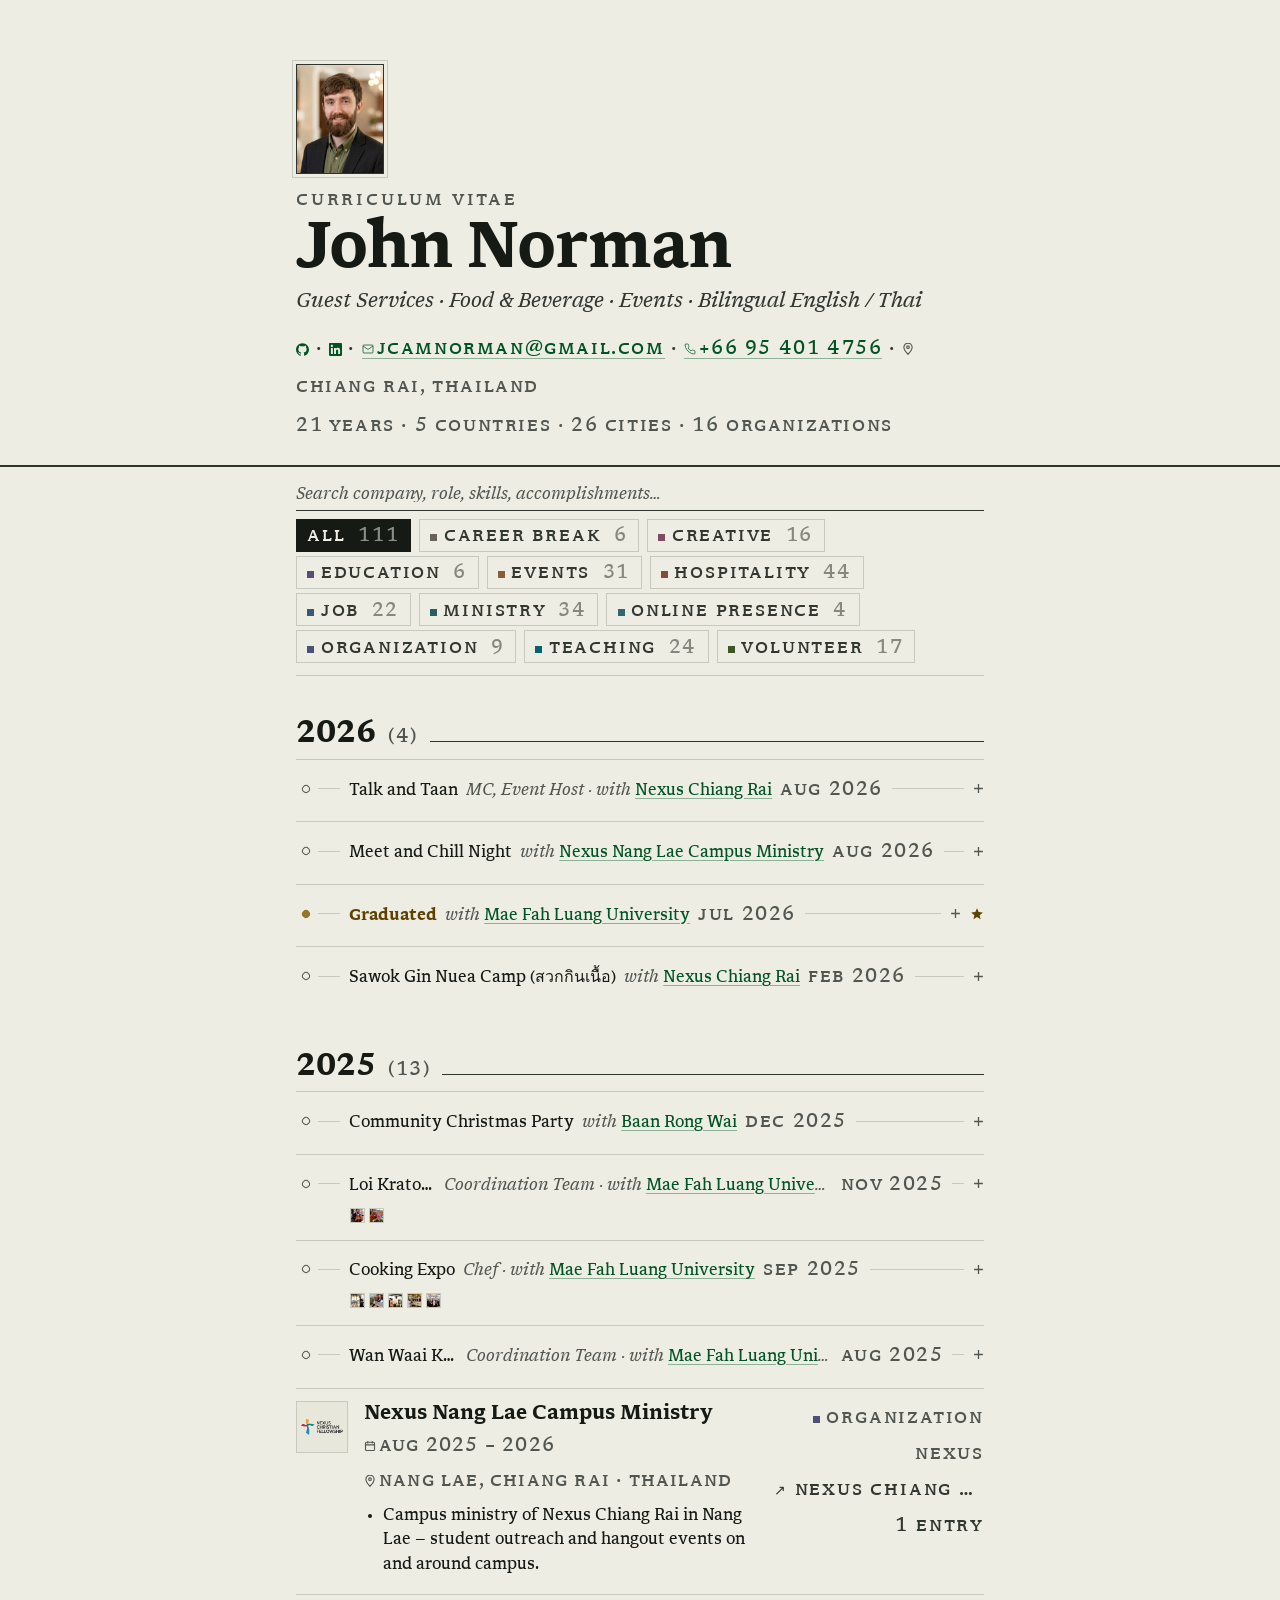
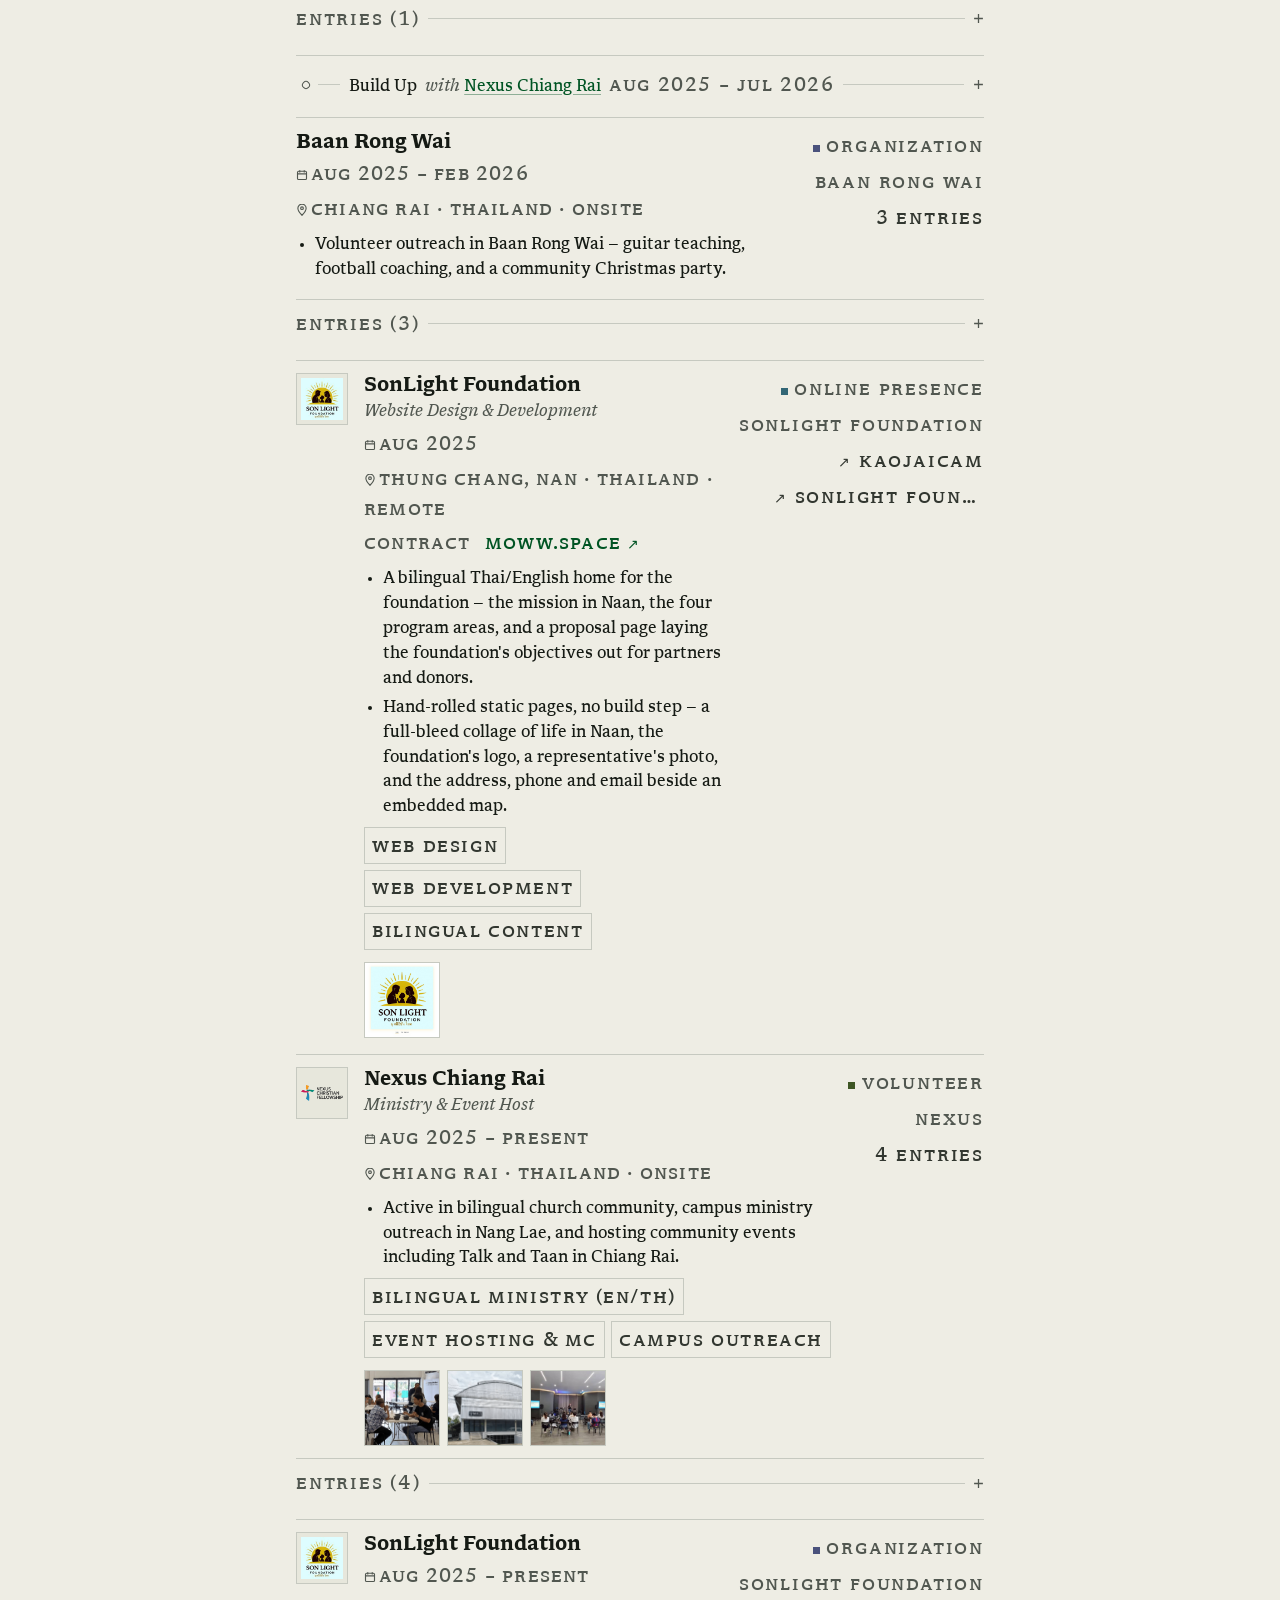
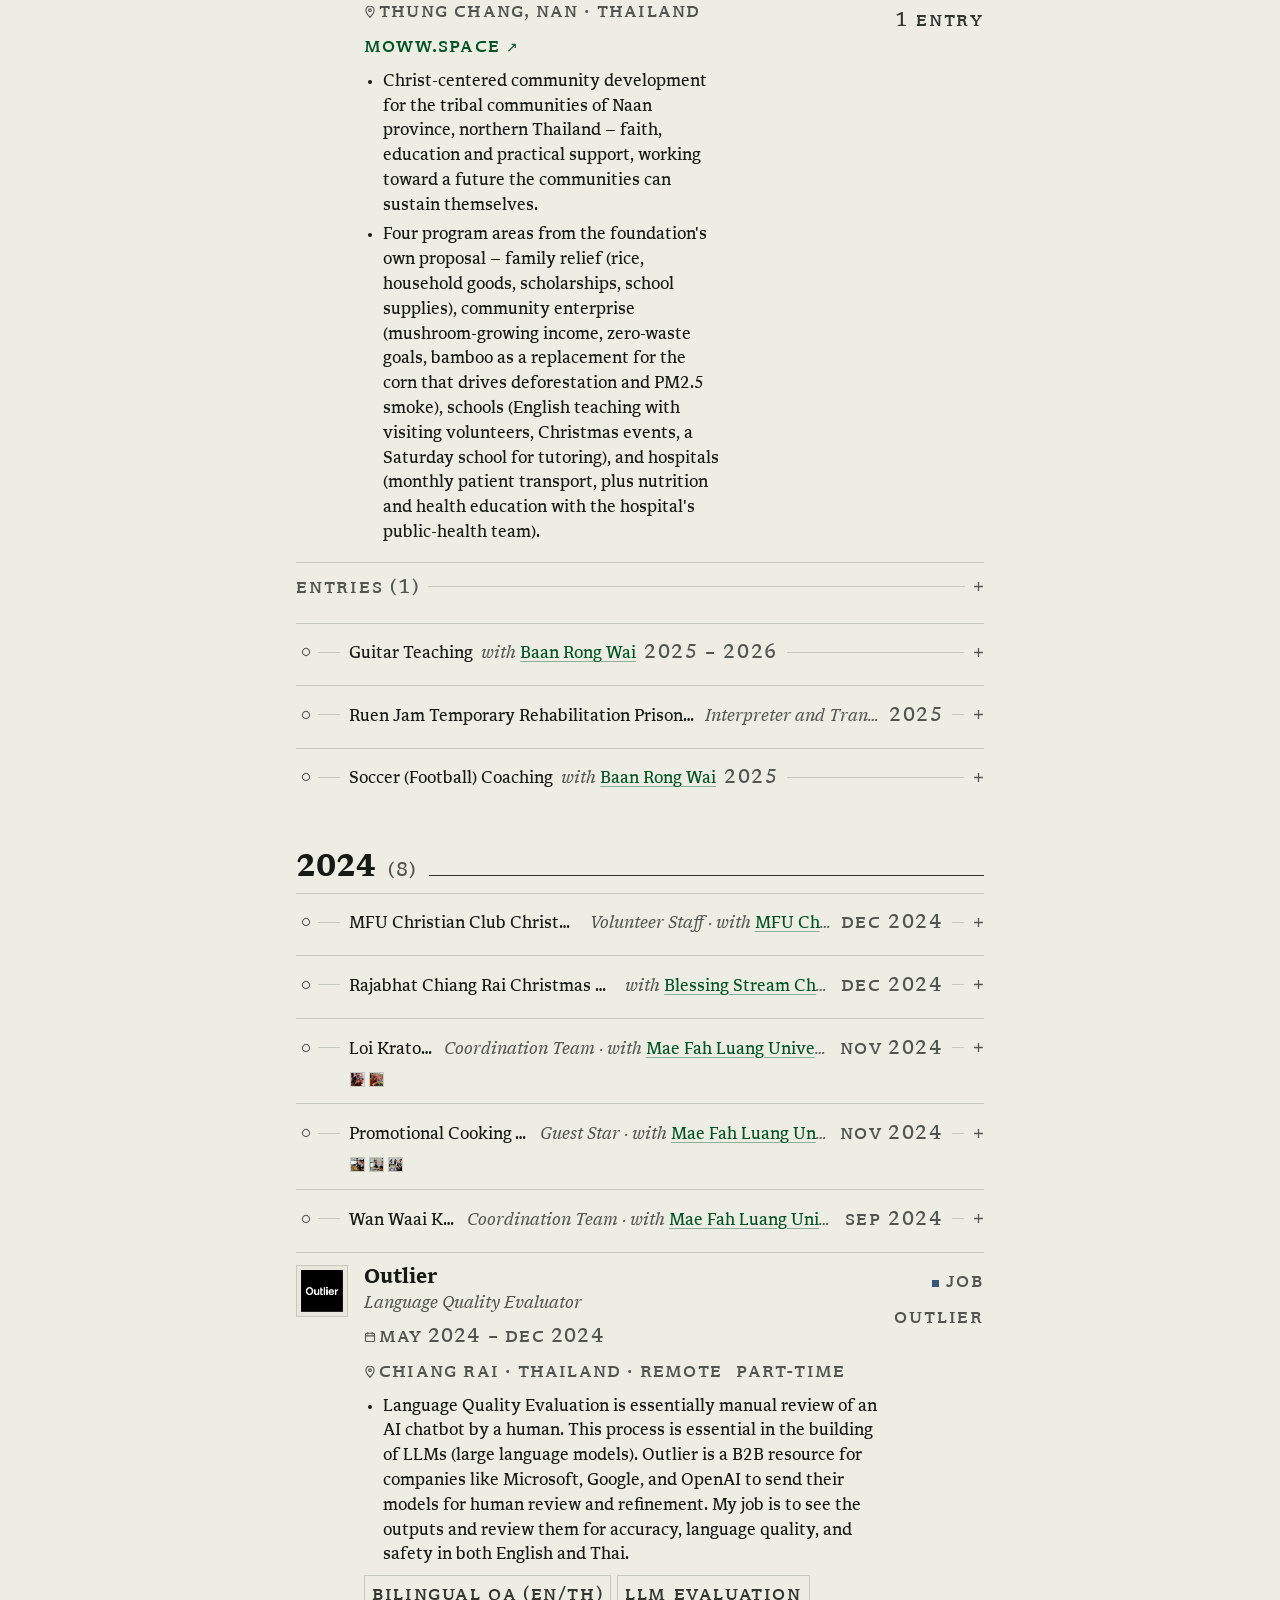
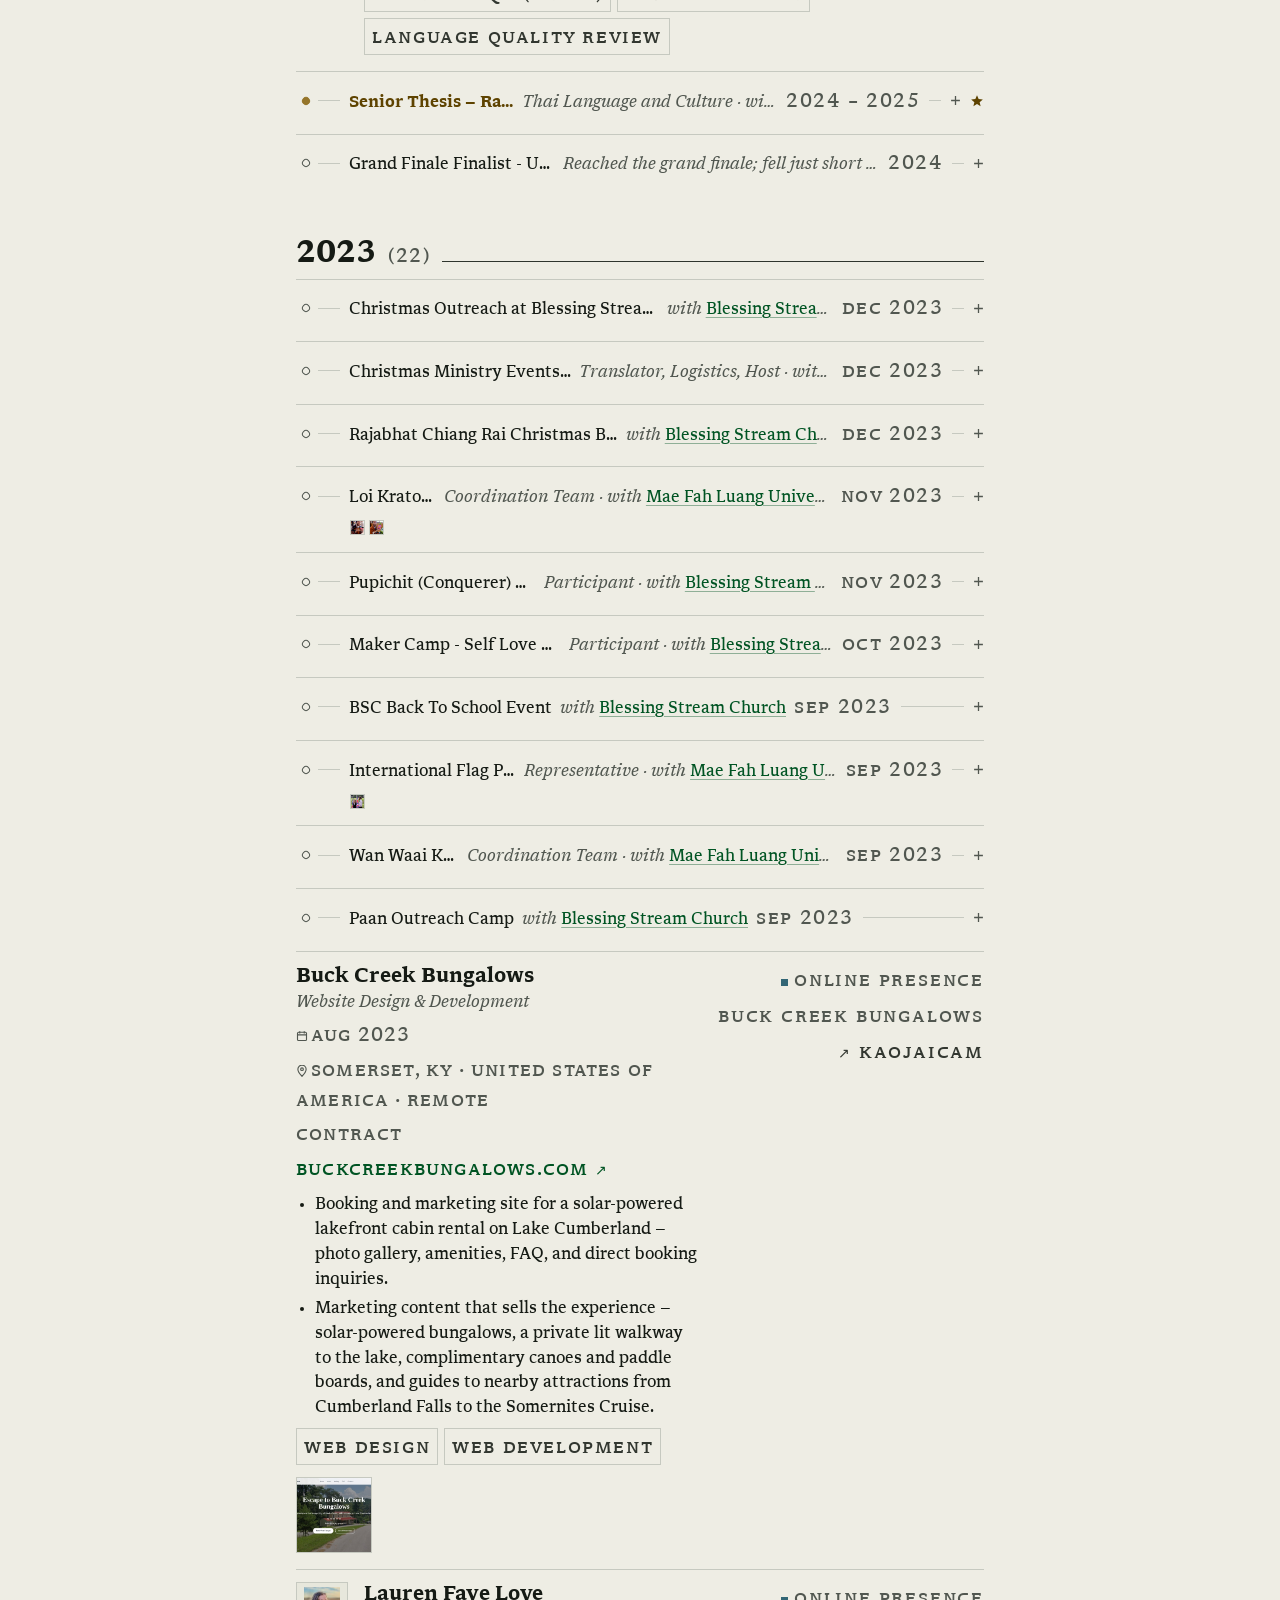
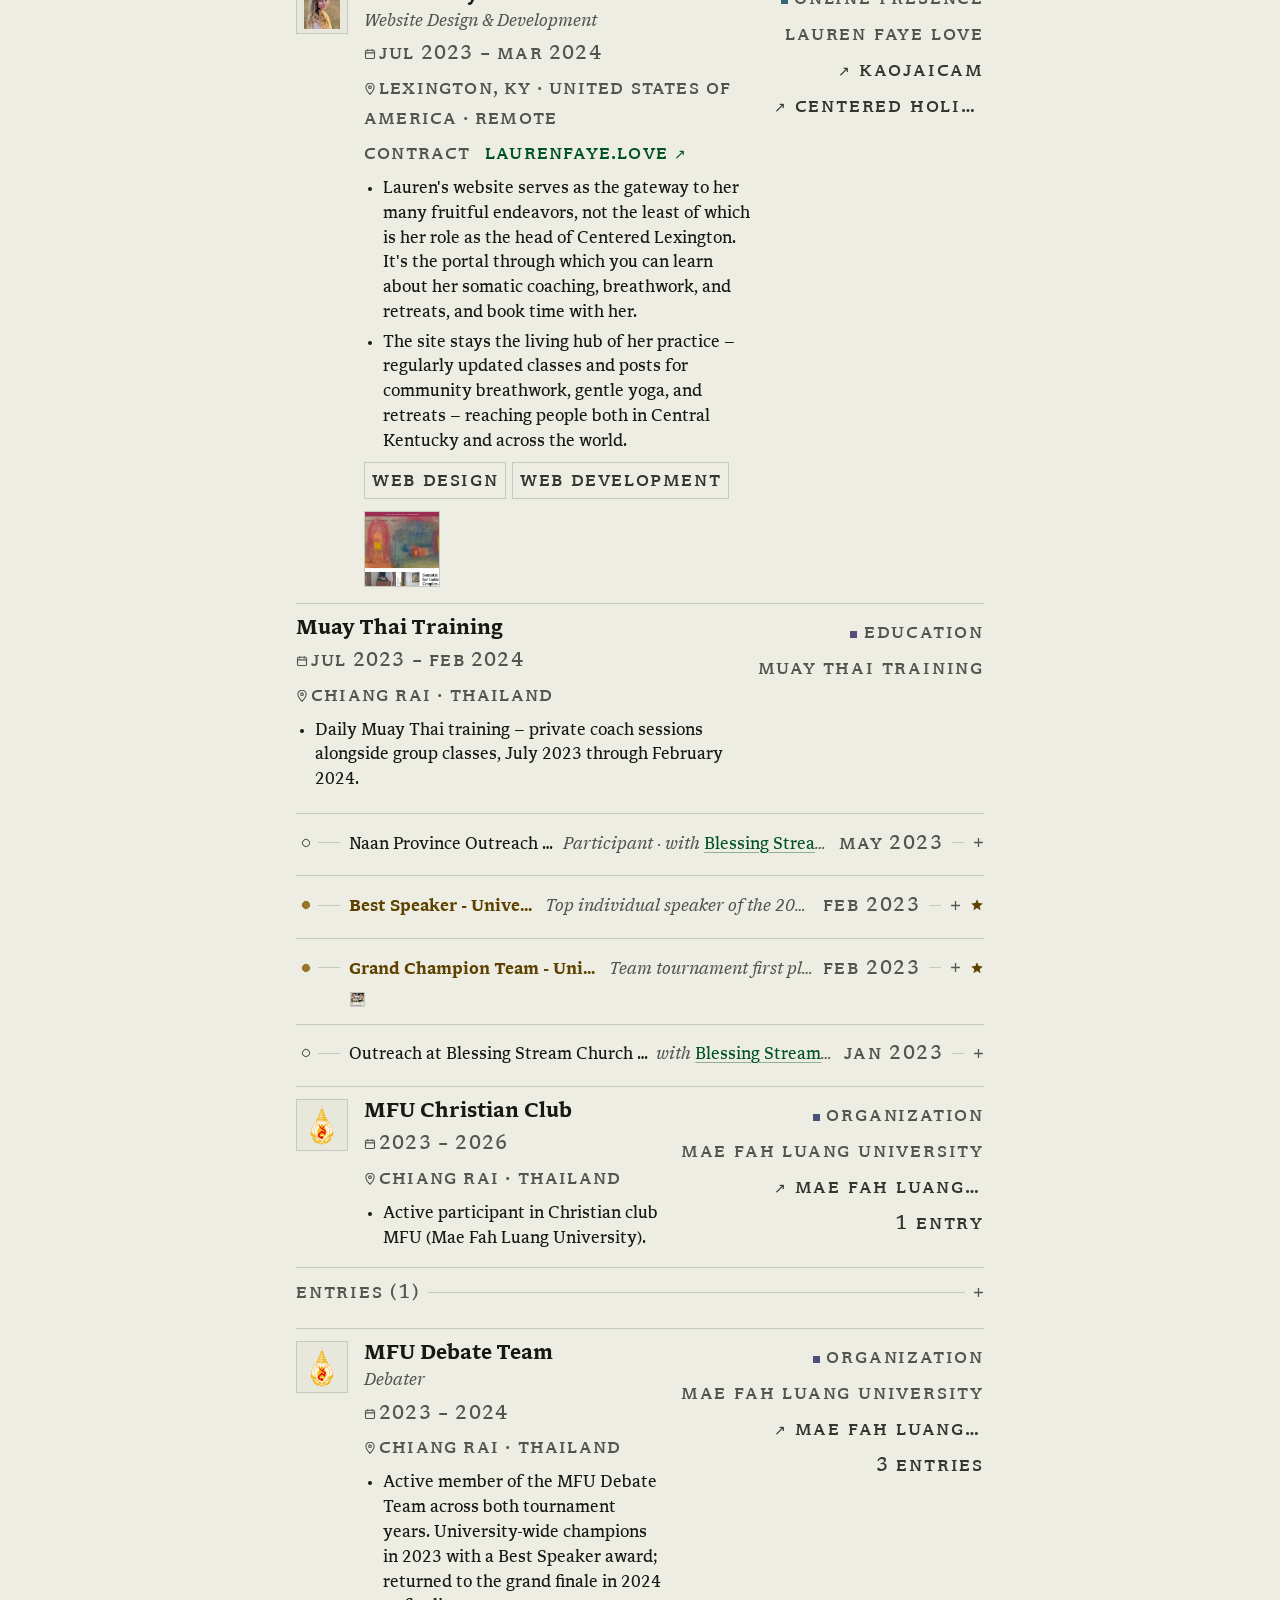
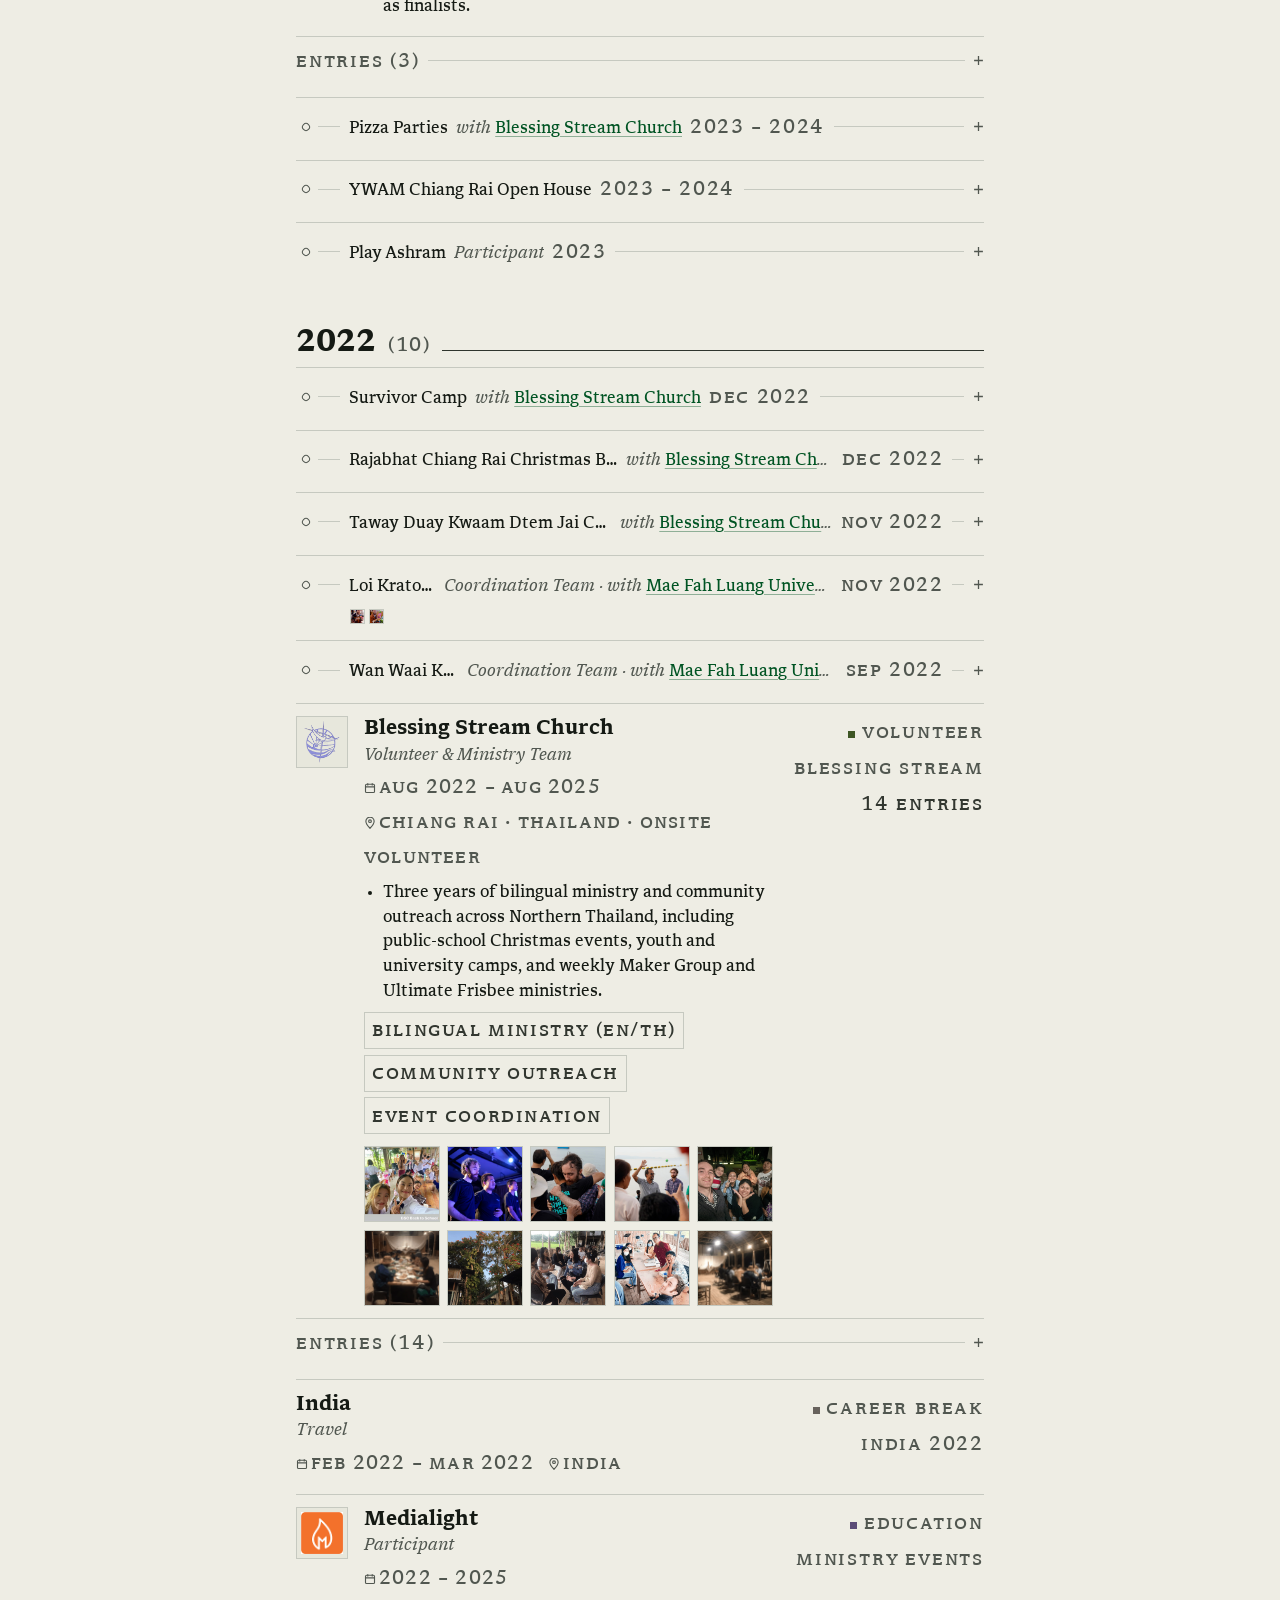
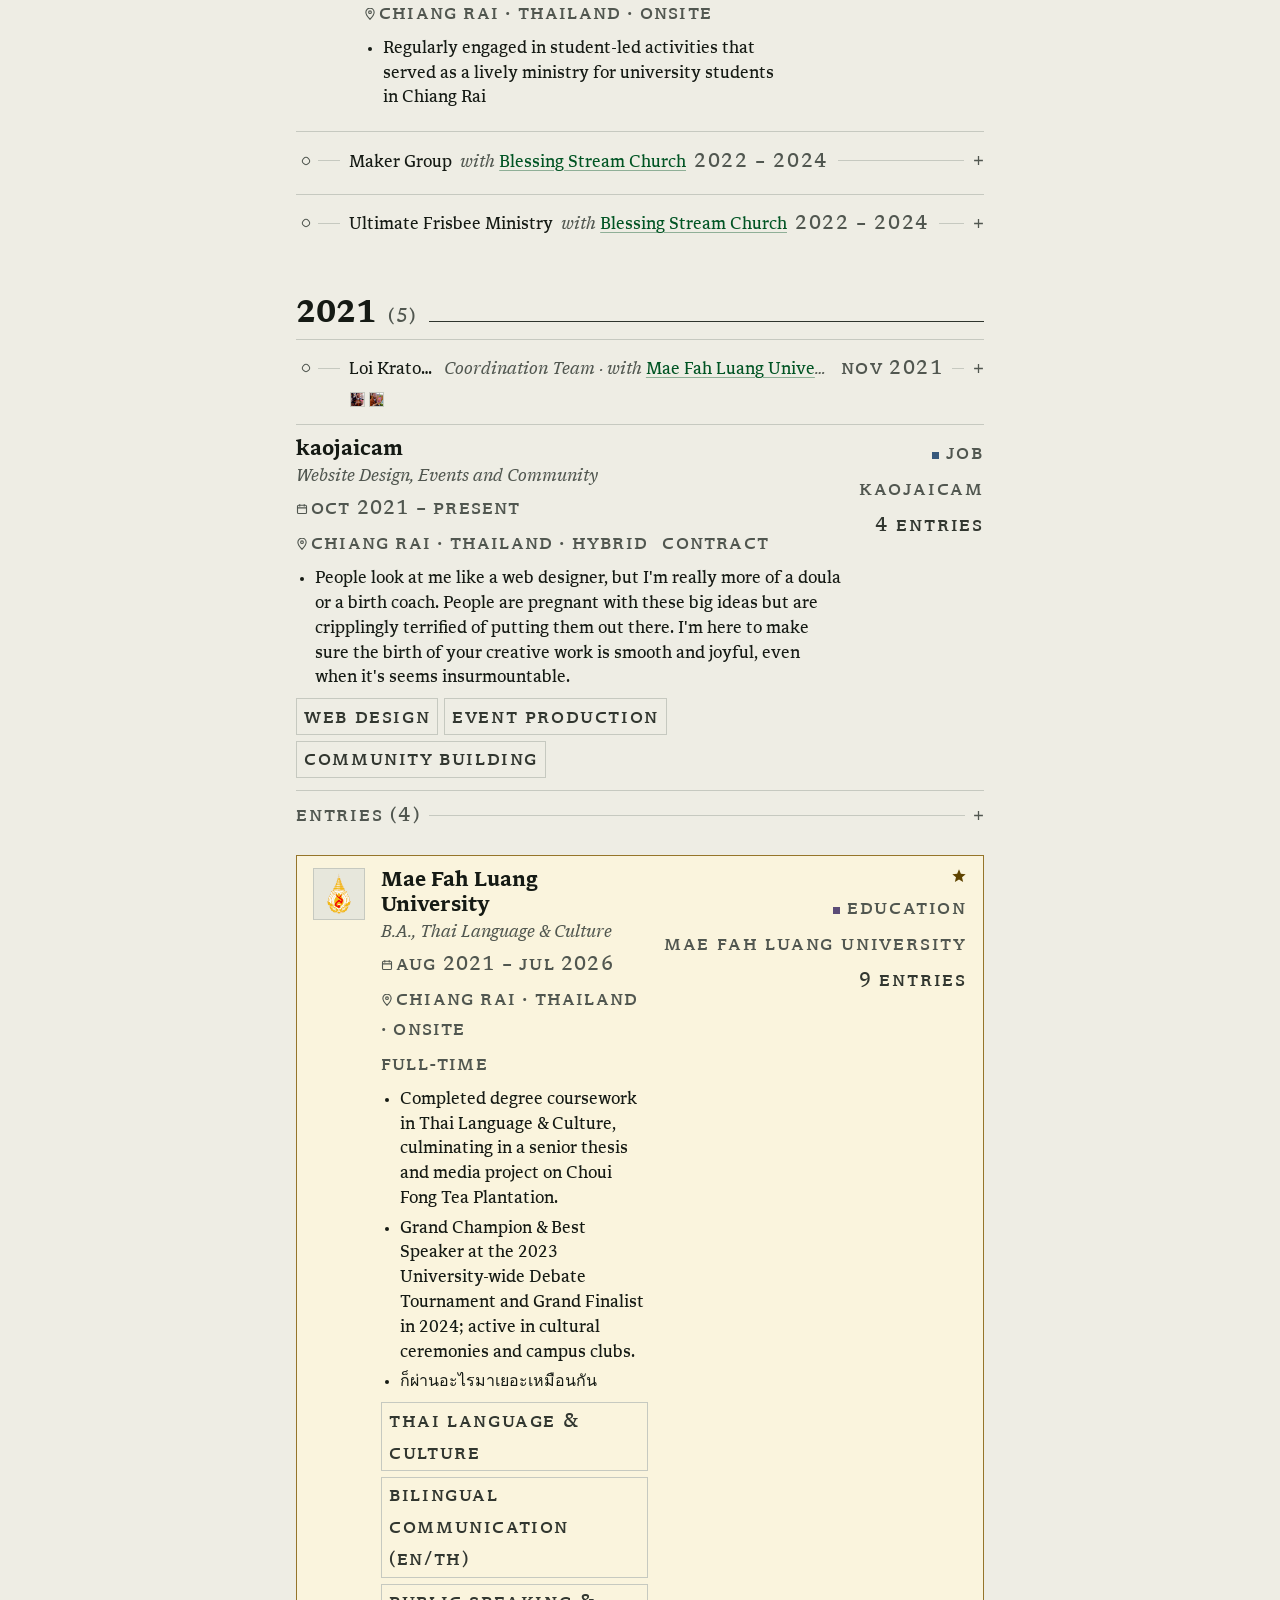
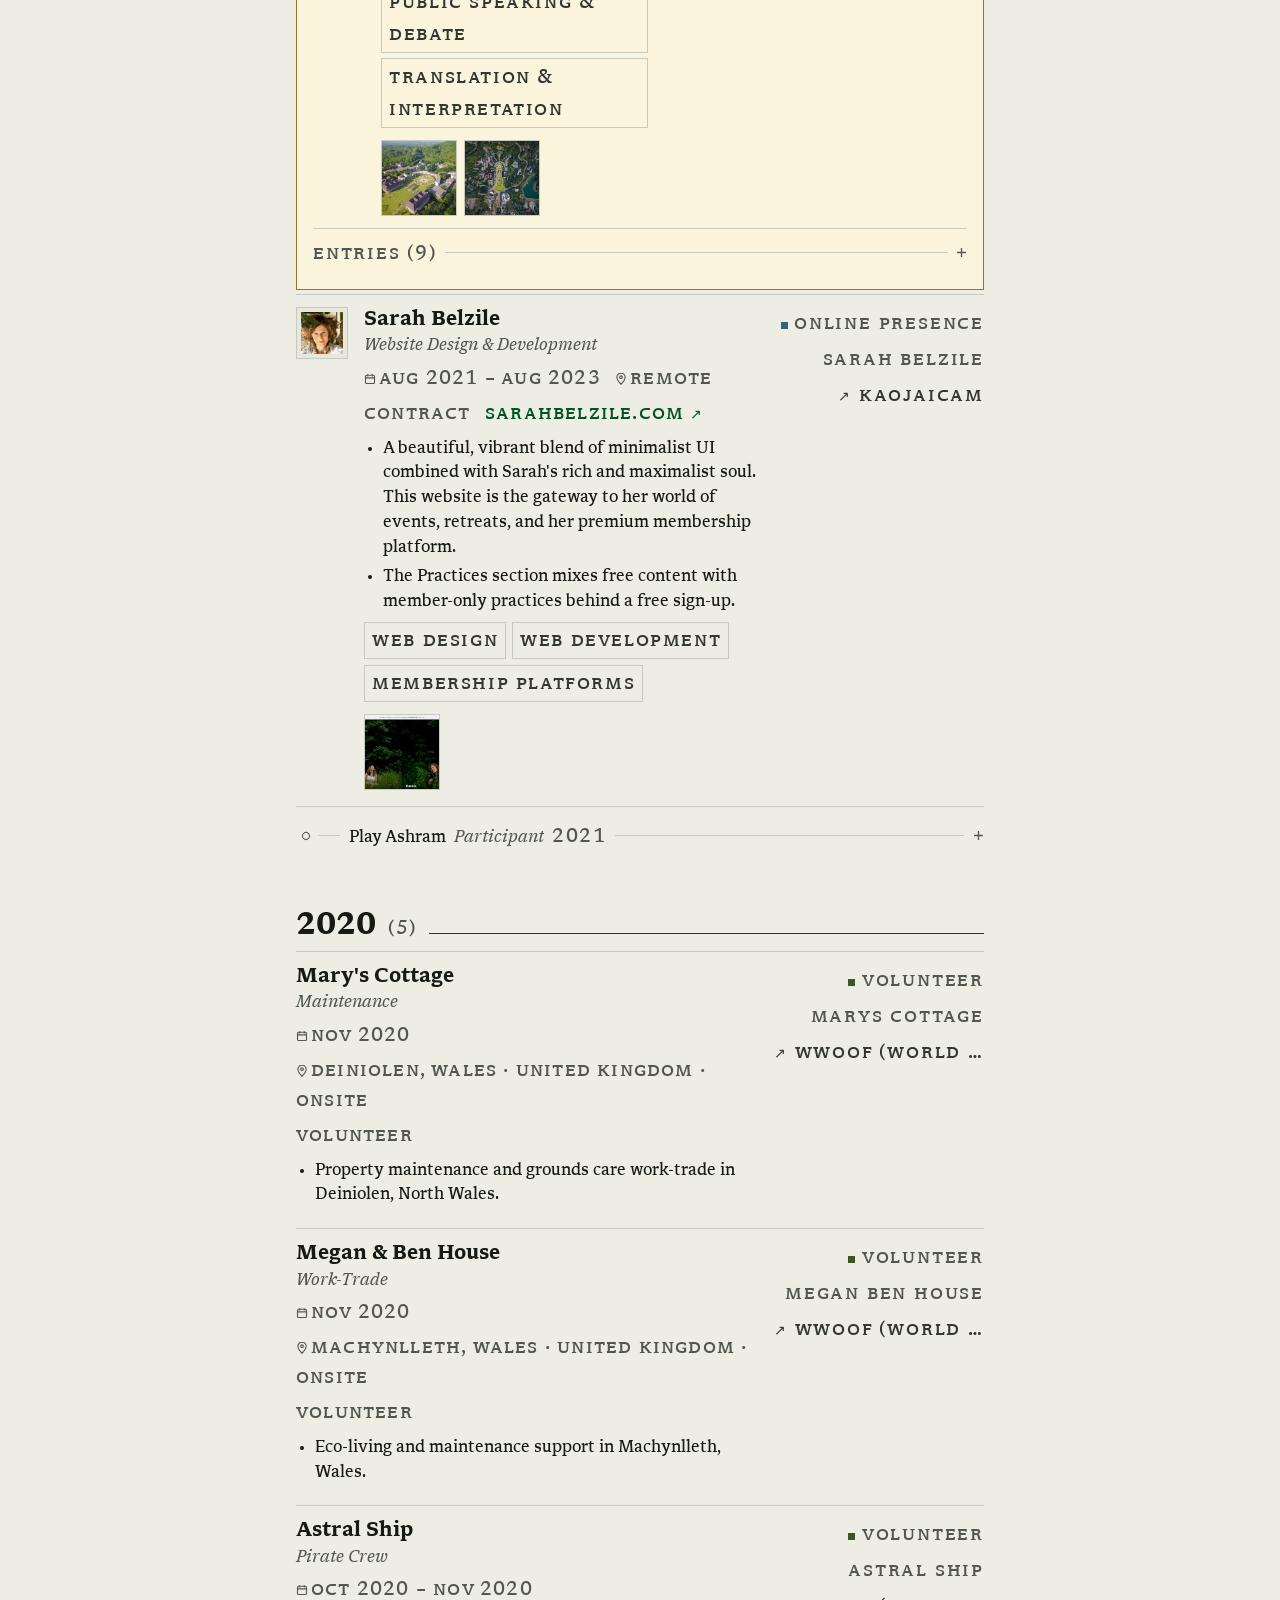
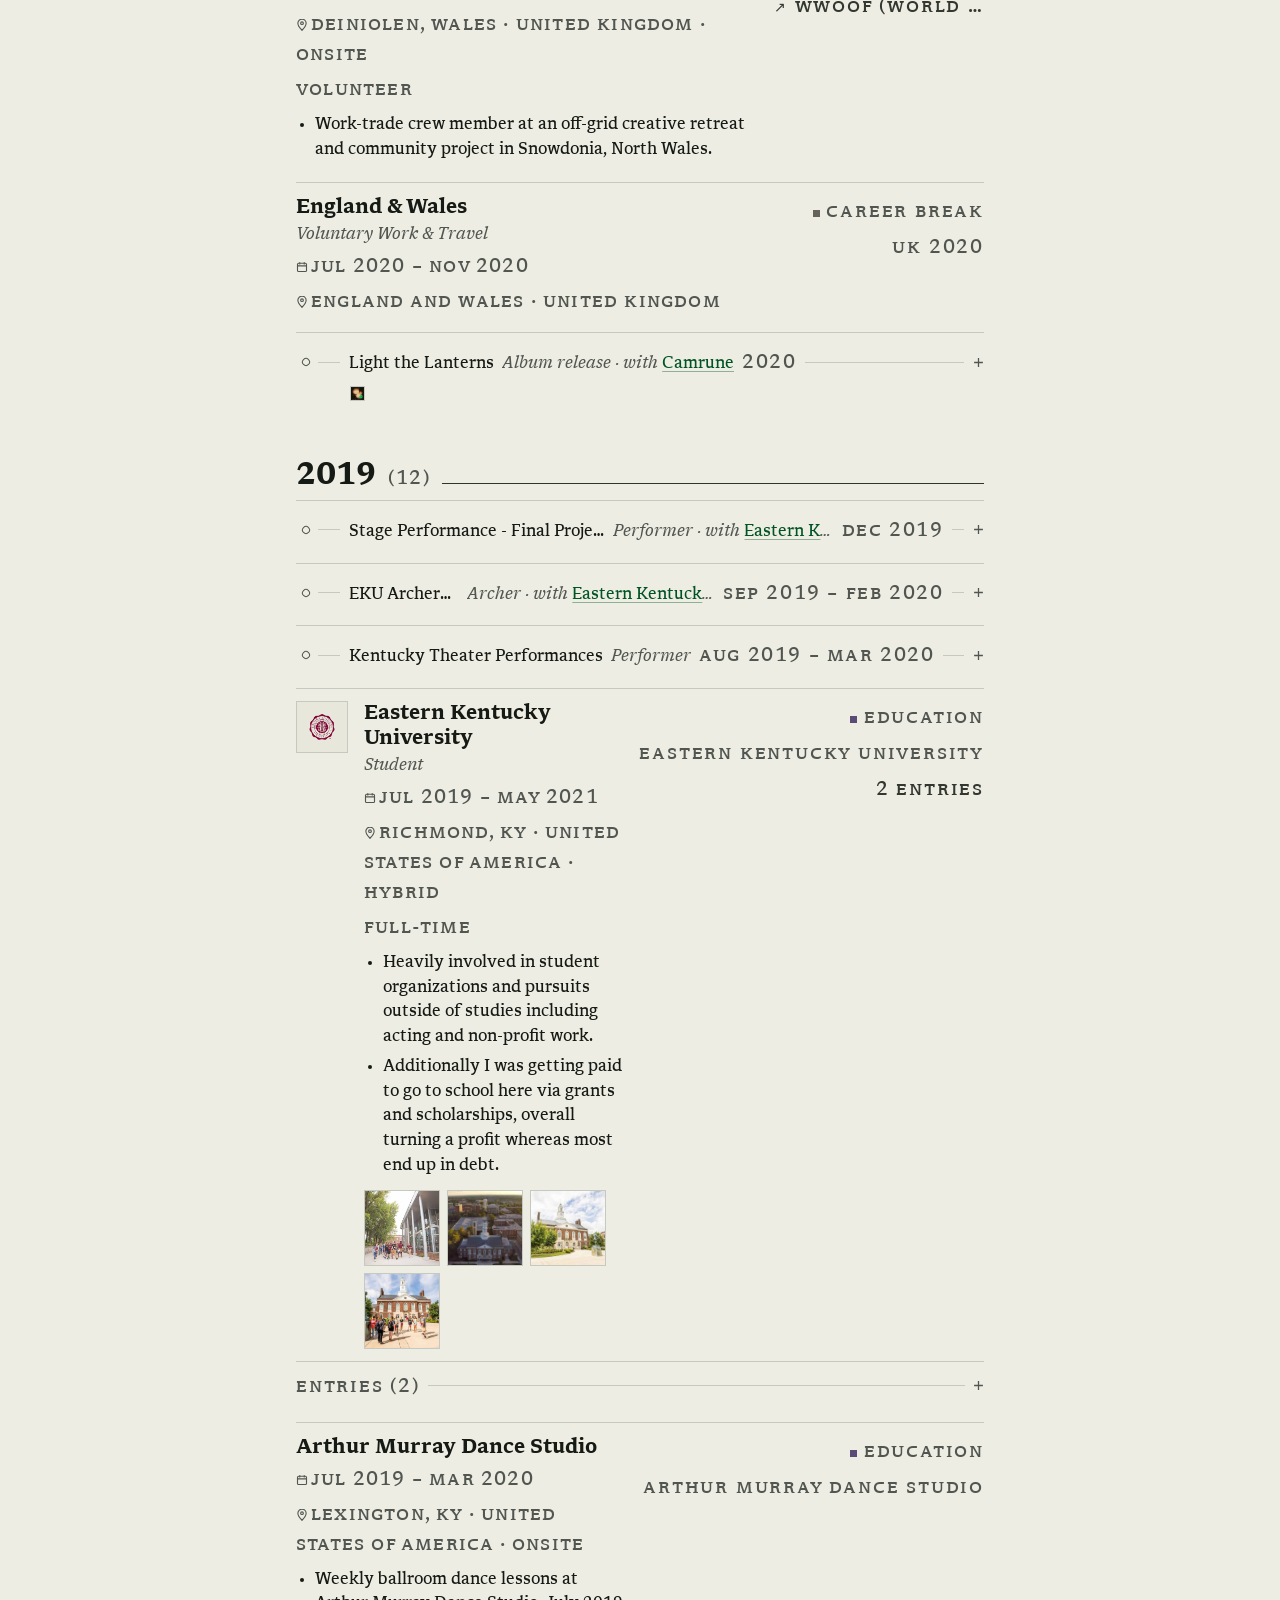
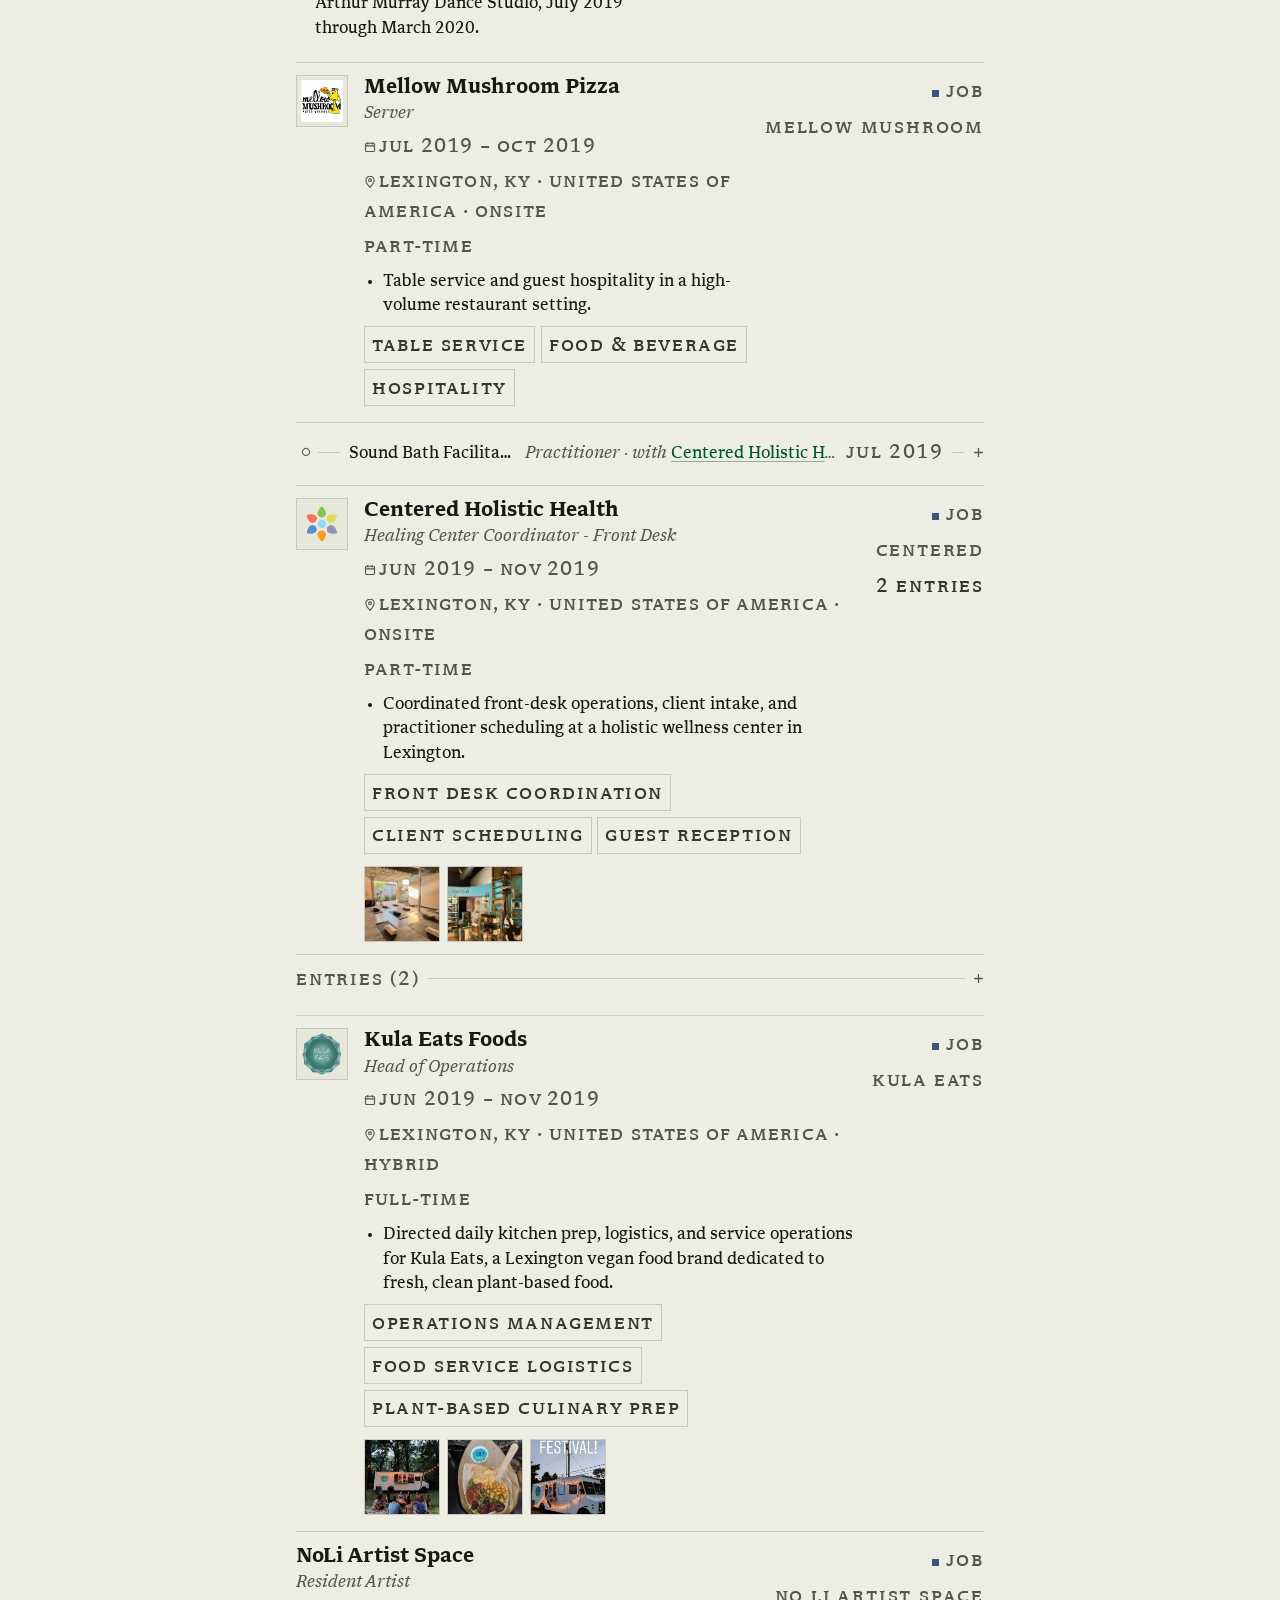
<file: index.html>
<!DOCTYPE html>
<html lang="en">
<head>
<meta charset="UTF-8">
<meta name="viewport" content="width=device-width, initial-scale=1.0">
<title>CV — Curriculum Vitae</title>
<style>
  /* Shared base layer — loaded first for every theme.
   * Defines default design tokens (:root), page shell, masthead, sticky
   * controls/chips, year folios, colophon, lightbox, jump-flash motion, and
   * shell-level mobile responsive rules. Theme files override tokens and
   * visual personality; block files in styles/blocks/ define entry blocks. */

  :root {
    /* entry-type & tag marker inks — desaturated print colors, dots only, never fills */
    --type-job:             oklch(45% 0.07 250);
    --type-volunteer:       oklch(45% 0.07 150);
    --type-education:       oklch(45% 0.07 300);
    --type-events:          oklch(52% 0.08 60);
    --type-ministry:        oklch(45% 0.06 190);
    --type-hospitality:     oklch(48% 0.09 35);
    --type-teaching:        oklch(46% 0.08 210);
    --type-creative:        oklch(48% 0.08 350);
    --type-career_break:    oklch(50% 0.012 75);
    --type-organization:    oklch(45% 0.07 275);
    --type-online_presence: oklch(48% 0.06 220);
    /* scale — five steps, 1.25 ratio */
    --text-xs: 0.70rem;
    --text-base: 0.95rem;
    --text-md: 1.125rem;
    --text-lg: 1.45rem;
    --text-display: clamp(2.4rem, 6vw, 3.8rem);
    /* spacing — 4pt scale */
    --space-3xs: 0.125rem;  --space-2xs: 0.25rem;  --space-xs: 0.5rem;
    --space-sm: 0.75rem;    --space-md: 1rem;      --space-lg: 1.5rem;
    --space-xl: 2.5rem;     --space-2xl: 4rem;
    /* structure */
    --measure: 46rem;
    --radius-mark: 2px;
    --z-sticky: 200;
    --z-modal: 400;
    --ease-out: cubic-bezier(0.16, 1, 0.3, 1);
  }
  * { box-sizing: border-box; }
  html { overflow-x: clip; }
  body { overflow-x: clip; margin: 0; background: var(--paper); color: var(--ink);
    font-family: var(--font-body); font-size: 1rem; line-height: 1.6; }

  /* Masthead — photo, small-caps issue line, wordmark, tagline, contact, rule */
  .masthead { margin: 0; text-align: center; }
  .mast-in { max-width: var(--measure); margin-inline: auto;
    padding: var(--space-2xl) var(--space-md) var(--space-lg); }
  .pfp { width: 84px; height: 84px; border-radius: 50%; object-fit: cover; flex: none;
    display: block; margin: 0 auto var(--space-sm); border: 1px solid var(--rule); }
  .pfp[hidden] { display: none; }
  .mast-line { margin: 0 0 var(--space-2xs); font-variant-caps: all-small-caps;
    letter-spacing: .16em; font-size: var(--text-md); color: var(--muted); line-height: 1.3; }
  .masthead h1 { margin: 0; font-family: var(--font-display); font-weight: 700;
    font-size: var(--text-display); letter-spacing: -0.015em; line-height: 1.02;
    overflow-wrap: anywhere; min-width: 0; }
  .tagline { display: none; }
  .tagline:not(:empty) { display: block; margin: var(--space-2xs) 0 0; font-style: italic;
    color: var(--ink-2); font-size: var(--text-md); }
  .links { margin: var(--space-sm) 0 0; font-family: var(--font-agate); font-size: var(--text-xs);
    color: var(--ink-2); line-height: 1.9; }
  .links a { color: var(--accent); text-decoration: none; border-bottom: 1px solid var(--rule); }
  .links a:hover { border-color: var(--accent); }
  .links span { color: var(--muted); }
  /* Contact-line icons: 12px stroke marks for the direct lines, 13px brand
     marks standing alone as links. Both draw currentColor, so each style's
     own link colour (and the print sheet's) recolours them for free. */
  .links svg { width: 12px; height: 12px; vertical-align: -1px; margin-right: 3px; }
  .links a.ic { border-bottom: 0; }
  .links a.ic svg { width: 13px; height: 13px; vertical-align: -2px; margin: 0; }
  .links a.ic:hover { color: var(--ink); }
  .sub { margin: var(--space-2xs) 0 0; font-family: var(--font-agate); font-size: var(--text-xs);
    color: var(--muted); font-variant-numeric: tabular-nums; letter-spacing: .02em; }
  .mast-rule { border: 0; border-top: 1.5px solid var(--rule-strong);
    border-bottom: 1.5px solid var(--rule-strong); height: 4px; margin: 0; }

  /* Main container & sticky filter controls */
  main { max-width: var(--measure); margin-inline: auto; padding: 0 var(--space-md) var(--space-xl); }
  .controls { position: sticky; top: 0; z-index: var(--z-sticky); background: var(--paper);
    padding: var(--space-sm) 0; display: flex; flex-direction: column; gap: var(--space-xs);
    border-bottom: 1px solid var(--rule); }
  input[type=search] { font-family: var(--font-agate); font-size: var(--text-base);
    padding: .6rem .75rem; border: 1px solid var(--rule); border-radius: 0;
    background: var(--paper); color: var(--ink); outline: none; width: 100%; }
  input[type=search]::placeholder { color: var(--muted); }
  input[type=search]:focus { border-color: var(--accent); }
  input[type=search]:focus-visible { outline: 2px solid var(--focus); outline-offset: 2px; }
  .chips { display: flex; flex-wrap: wrap; gap: var(--space-2xs) var(--space-xs); }
  .chip { font-family: var(--font-agate); font-size: var(--text-xs); letter-spacing: .05em;
    text-transform: uppercase; padding: .5rem .7rem; border-radius: 0;
    border: 1px solid var(--rule); background: var(--paper); cursor: pointer; color: var(--ink-2);
    user-select: none; white-space: nowrap; }
  .chip:hover { border-color: var(--rule-strong); color: var(--ink); }
  .chip.on { background: var(--ink); color: var(--paper); border-color: var(--ink); }
  .chip:focus-visible { outline: 2px solid var(--focus); outline-offset: 2px; }
  .chip .n { opacity: .55; margin-left: .35rem; font-variant-numeric: tabular-nums; }
  .tdot { display: inline-block; width: 7px; height: 7px; border-radius: var(--radius-mark);
    margin-right: .4rem; background: var(--muted); }
  .type-job .tdot { background: var(--type-job); }
  .type-volunteer .tdot { background: var(--type-volunteer); }
  .type-education .tdot { background: var(--type-education); }
  .type-events .tdot { background: var(--type-events); }
  .type-ministry .tdot { background: var(--type-ministry); }
  .type-hospitality .tdot { background: var(--type-hospitality); }
  .type-teaching .tdot { background: var(--type-teaching); }
  .type-creative .tdot { background: var(--type-creative); }
  .type-career_break .tdot { background: var(--type-career_break); }
  .type-organization .tdot { background: var(--type-organization); }
  .type-online_presence .tdot { background: var(--type-online_presence); }

  /* Year folios — display numerals over a strong rule */
  .year { font-family: var(--font-display); font-size: var(--text-lg); font-weight: 600;
    color: var(--ink); margin: var(--space-lg) 0 var(--space-xs); display: flex;
    align-items: baseline; gap: var(--space-sm); font-variant-numeric: tabular-nums;
    line-height: 1.1; }
  .year::after { content: ''; flex: 1; border-top: 1.5px solid var(--rule-strong); }
  .year .n { font-family: var(--font-agate); font-size: var(--text-xs); color: var(--muted);
    font-weight: 400; letter-spacing: .02em; font-variant-numeric: tabular-nums; }

  /* Flash highlight for jump targets, empty state, lightbox & colophon */
  @keyframes flashbg { 0% { outline: 2px solid var(--accent); background: var(--accent-wash); }
    70% { background: var(--accent-wash); }
    100% { outline: 2px solid transparent; background: transparent; } }
  .flash { animation: flashbg 1.4s var(--ease-out); }
  @media (prefers-reduced-motion: reduce) { .flash { animation-duration: 300ms; } }
  .empty { text-align: center; color: var(--muted); font-style: italic; margin-top: var(--space-xl); }
  #lightbox { position: fixed; inset: 0; background: var(--overlay-strong); display: none;
    align-items: center; justify-content: center; cursor: zoom-out; z-index: var(--z-modal); }
  #lightbox img { max-width: 92vw; max-height: 90vh; border-radius: var(--radius-mark); }

  .colophon { max-width: var(--measure); margin: var(--space-xl) auto var(--space-2xl);
    padding: 0 var(--space-md); }
  .colo-rule { border: 0; border-top: 1.5px solid var(--rule-strong);
    border-bottom: 1.5px solid var(--rule-strong); height: 4px; margin: 0 0 var(--space-sm); }
  .colophon p { margin: 0; font-family: var(--font-agate); font-size: var(--text-xs);
    color: var(--muted); line-height: 1.9; font-variant-numeric: tabular-nums; }

  /* Mobile shell: compact masthead, swipeable filter chips with 44px hit targets */
  @media (max-width: 40rem) {
    .mast-in { padding: var(--space-lg) var(--space-sm) var(--space-md); }
    .pfp { width: 64px; height: 64px; }
    main { padding: 0 var(--space-sm) var(--space-lg); }
    .controls { padding: var(--space-2xs) 0; }
    input[type=search] { font-size: 16px; } /* >=16px stops iOS auto-zoom on focus */
    .chips { flex-wrap: nowrap; overflow-x: auto; -webkit-overflow-scrolling: touch;
      scrollbar-width: none; }
    .chips::-webkit-scrollbar { display: none; }
    .chip { flex: none; min-height: 44px; padding: var(--space-xs) var(--space-sm); }
    .year { margin: var(--space-md) 0 var(--space-2xs); }
  }

  /* Block: Standard Card (.card)
   * Shared structure and layout for standard non-milestone entries across all
   * themes: header, role, metadata, accomplishments, skill tags, image
   * thumbnails, and right-aligned type/category/parent badges. */

  .card { border-top: 1px solid var(--rule); padding: var(--space-sm) 0 var(--space-md);
    break-inside: avoid; }
  .card.featured { background: var(--gold-wash); border: 1px solid var(--gold);
    padding-inline: var(--space-md); margin-block: var(--space-2xs); }
  .feat-star { color: var(--gold-deep); display: inline-flex; flex: none; }
  .feat-star svg { width: 16px; height: 16px; }
  .badges .feat-star { margin-bottom: var(--space-2xs); }
  .card-top { display: flex; gap: var(--space-md); align-items: flex-start; }
  .card img.logo { width: 52px; height: 52px; object-fit: contain; border-radius: var(--radius-mark);
    background: var(--paper-2); border: 1px solid var(--rule); padding: 4px; flex: none; }
  .card h2 { margin: 0; font-family: var(--font-display); font-size: var(--text-md);
    font-weight: 600; line-height: 1.25; }
  .card .role { margin: .1rem 0 0; color: var(--muted); font-size: var(--text-base); font-style: italic; }
  .meta { display: flex; flex-wrap: wrap; gap: .3rem .9rem; margin-top: var(--space-2xs);
    font-family: var(--font-agate); font-size: var(--text-xs); color: var(--muted); line-height: 1.5; }
  .meta svg { width: 12px; height: 12px; vertical-align: -1px; margin-right: 3px; }
  .meta .elink { color: var(--accent); text-decoration: none; }
  .meta .elink:hover { text-decoration: underline; text-underline-offset: 3px; }
  ul.acc { margin: var(--space-xs) 0 0; padding-left: 1.2rem; }
  ul.acc li { font-size: var(--text-base); line-height: 1.55; margin-bottom: .3rem; }
  .skills { display: flex; flex-wrap: wrap; gap: .35rem; margin-top: var(--space-xs); }
  .skill { font-family: var(--font-agate); font-size: var(--text-xs); color: var(--ink-2);
    border: 1px solid var(--rule); border-radius: var(--radius-mark); padding: .18rem .45rem; }
  .thumbs { display: flex; flex-wrap: wrap; gap: .45rem; margin-top: var(--space-sm); }
  .thumbs img { width: 76px; height: 76px; object-fit: cover; border-radius: var(--radius-mark);
    border: 1px solid var(--rule); cursor: zoom-in; }
  .thumbs img:hover { border-color: var(--accent); }
  .badges { margin-left: auto; display: flex; flex-direction: column; gap: .25rem;
    align-items: flex-end; flex: none; }
  .badge { font-family: var(--font-agate); font-size: var(--text-xs); font-weight: 600;
    letter-spacing: .05em; text-transform: uppercase; padding: .2rem .5rem;
    border-radius: var(--radius-mark); border: 1px solid var(--rule);
    background: var(--paper); color: var(--ink-2); }
  .badge.parent { border-color: var(--rule-strong); }
  .badge.jump { cursor: pointer; max-width: 210px; white-space: nowrap; overflow: hidden;
    text-overflow: ellipsis; }
  .badge.jump:hover { color: var(--accent); border-color: var(--accent); }
  .badge.jump:focus-visible { outline: 2px solid var(--focus); outline-offset: 2px; }

  @media (max-width: 40rem) {
    .card { padding-block: var(--space-2xs) var(--space-sm); }
    .card.featured { padding-inline: var(--space-sm); }
    .card-top { flex-wrap: wrap; }
    .card-top > div { flex: 1 1 auto; }
    .badges { width: 100%; margin-left: 0; flex-direction: row; flex-wrap: wrap;
      align-items: center; gap: var(--space-2xs); }
    .badges .feat-star { margin-bottom: 0; }
  }

  /* Block: Milestone (.ms)
   * Shared structure and layout for one-off and recurring point events
   * (milestone: true), build-time thumbnail pips (.ms-pips), expanded detail
   * circle/plate (.ms-circle), and uncropped picture view (.ms-circle.pict). */

  .ms { border-top: 1px solid var(--rule); padding: .3rem 0 .55rem; }
  .ms-row { display: flex; align-items: center; gap: .55rem; width: 100%;
    padding: .5rem 0; background: none; border: 0; cursor: pointer;
    font: inherit; text-align: left; color: var(--ink); }
  .ms-row:focus-visible { outline: 2px solid var(--focus); outline-offset: 2px; }
  .ms-dot { width: 11px; height: 11px; border-radius: 50%; border: 1.5px solid var(--muted);
    background: var(--paper); flex: none; margin-left: .35rem; }
  .ms-row:hover .ms-dot { border-color: var(--accent); }
  .ms.open .ms-dot { background: var(--accent); border-color: var(--accent); }
  .ms-rule { height: 1px; background: var(--rule); flex: 0 0 22px; }
  .ms-tail { flex: 1 1 auto; min-width: 12px; }
  .ms-label { display: flex; align-items: baseline; gap: .5rem; min-width: 0; }
  .ms-title { font-family: var(--font-display); font-size: var(--text-base); font-weight: 500;
    white-space: nowrap; overflow: hidden; text-overflow: ellipsis; flex: 0 1 auto; min-width: 0; }
  .ms-row:hover .ms-title { color: var(--accent); }
  .ms-sub { color: var(--muted); font-size: var(--text-base); font-style: italic;
    white-space: nowrap; overflow: hidden; text-overflow: ellipsis; flex: 0 1 auto; min-width: 0; }
  .ms-date { font-family: var(--font-agate); font-size: var(--text-xs); color: var(--muted);
    white-space: nowrap; flex: none; font-variant-numeric: tabular-nums; }
  .ms-span { display: none; }
  .ms-tw { flex: none; color: var(--muted); display: inline-flex; }
  .ms-tw svg { width: 11px; height: 11px; }
  .ms.open .ms-tw { transform: rotate(45deg); }

  /* Featured milestones (featured: true): gold highlight + star */
  .ms.featured .ms-dot { border-color: var(--gold); background: var(--gold); }
  .ms.featured .ms-title { color: var(--gold-deep); }
  .ms.featured .ms-row:hover .ms-title { color: var(--accent); }
  .ms-row .feat-star svg { width: 14px; height: 14px; }

  /* Picture bubbles under a collapsed milestone line */
  .ms-pips { display: flex; align-items: center; gap: var(--space-2xs);
    padding: 0 0 var(--space-xs) 58px; }
  .pip { width: 15px; height: 15px; border-radius: 50%; object-fit: cover;
    border: 1px solid var(--rule); background: var(--paper-2); cursor: zoom-in; }
  .pip:hover { border-color: var(--accent); }
  .ms.open .ms-pips { display: none; }

  /* Expanded milestone detail view */
  .ms-detail { display: none; }
  .ms.open .ms-detail { display: flex; justify-content: center;
    padding: var(--space-xs) 0 var(--space-md); }
  .ms-circle { width: clamp(260px, 72vw, 440px); aspect-ratio: 1; border-radius: 50%;
    background: var(--paper); border: 1px solid var(--rule-strong); padding: 2.1rem 2.4rem;
    display: flex; flex-direction: column; align-items: center; text-align: center;
    overflow-y: auto; scrollbar-width: thin; }
  .ms.featured .ms-circle { border-color: var(--gold); background: var(--gold-wash); }
  .ms-circle img.clogo { width: 58px; height: 58px; object-fit: contain; border-radius: 50%;
    background: var(--paper-2); border: 1px solid var(--rule); padding: 4px;
    margin-bottom: var(--space-2xs); }
  .ms-circle h3 { margin: 0; font-family: var(--font-display); font-size: var(--text-md);
    font-weight: 600; }
  .ms-circle .csub { margin: .2rem 0 0; color: var(--muted); font-size: var(--text-base);
    font-style: italic; }
  .ms-circle .cmeta { display: flex; flex-wrap: wrap; justify-content: center; gap: .3rem .8rem;
    margin-top: var(--space-2xs); font-family: var(--font-agate); font-size: var(--text-xs);
    color: var(--muted); font-variant-numeric: tabular-nums; }
  .ms-circle .cmeta svg { width: 11px; height: 11px; vertical-align: -1px; margin-right: 3px; }
  .ms-circle .cbadges { display: flex; flex-wrap: wrap; justify-content: center; gap: .3rem;
    margin-top: .55rem; }
  .ms-circle p.cacc { margin: var(--space-xs) 0 0; font-size: var(--text-base); line-height: 1.5; }
  .ms-circle ul.cacc { margin: var(--space-xs) 0 0; padding-left: 1.05rem; text-align: left; }
  .ms-circle ul.cacc li { font-size: var(--text-base); line-height: 1.45; margin-bottom: .35rem; }
  .ms-circle .cskills { display: flex; flex-wrap: wrap; justify-content: center; gap: .3rem;
    margin-top: var(--space-xs); }
  .ms-circle .cimgs { display: flex; flex-wrap: wrap; justify-content: center; gap: .45rem;
    margin-top: var(--space-sm); }
  .ms-circle .cimgs img { width: 52px; height: 52px; object-fit: cover; border-radius: 50%;
    border: 1px solid var(--rule); cursor: zoom-in; }
  .ms-circle .cimgs img:hover { border-color: var(--accent); }

  /* Picture view (image_view: full): single picture shown whole, never cropped */
  .ms-circle.pict { aspect-ratio: auto; border-radius: var(--radius-mark);
    padding: var(--space-md) var(--space-md); overflow: visible; }
  .ms-circle.pict img.phero { display: block; max-width: 100%; max-height: 80vh;
    width: auto; height: auto; margin: 0 auto .55rem; border: 1px solid var(--rule);
    background: var(--paper-2); cursor: zoom-in; }
  .ms-circle.pict img.phero:hover { border-color: var(--accent); }

  @media (max-width: 40rem) {
    .ms-row { padding: var(--space-xs) 0; }
    .ms-tail { display: none; }
    .ms-label { flex: 1 1 auto; flex-wrap: wrap; }
    .ms-date { margin-left: auto; }
    .pip { width: 22px; height: 22px; }
    .ms-circle { width: 100%; aspect-ratio: auto; border-radius: var(--radius-mark);
      padding: var(--space-sm) var(--space-md); overflow: visible; align-items: flex-start;
      text-align: left; }
    .ms-circle .cmeta, .ms-circle .cbadges, .ms-circle .cskills, .ms-circle .cimgs {
      justify-content: flex-start; }
  }

  /* Block: Career Break Photo Collage (.card.cb)
   * Shared structure and layout for career_break entries with images:
   * expanding the Photos (n) strip fills the card frame edge-to-edge with a
   * cropped square-ish collage and overlays the text under a dark backdrop. */

  .card.cb { position: relative; }
  .cb-frame { display: none; }
  .card.cb.photo { border: 1px solid var(--rule-strong); height: clamp(300px, 58vw, 430px);
    overflow: hidden; }
  .card.photo .cb-body { display: none; }
  .card.photo .cb-frame { position: absolute; inset: 0; display: block; }
  .cb-collage { position: absolute; inset: 0; display: flex; flex-direction: column; }
  .cb-row { flex: 1 1 0; min-height: 0; display: flex; }
  .cb-row img { flex: 1 1 0; min-width: 0; width: 100%; height: 100%;
    object-fit: cover; cursor: zoom-in; display: block; }
  .cb-overlay { position: absolute; inset: 0; display: flex; flex-direction: column;
    justify-content: space-between; align-items: flex-start;
    padding: var(--space-sm) var(--space-md); pointer-events: none; overflow: hidden; }
  .cb-head, .cb-foot { display: flex; flex-direction: column; align-items: flex-start;
    gap: .4rem; max-width: 100%; }
  .cb-head > *, .cb-foot > * { width: fit-content; max-width: 100%; }
  .cb-frame h2, .cb-frame .role, .cb-frame .meta, .cb-frame ul.acc, .cb-frame .skills {
    background: var(--overlay); backdrop-filter: blur(3px); border-radius: var(--radius-mark);
    padding: .32rem .65rem; margin: 0; color: var(--paper);
    text-shadow: 0 1px 6px var(--overlay-strong); }
  .cb-frame ul.acc { padding-left: 1.2rem; }
  .cb-frame .skill { background: var(--overlay); color: var(--paper); border-color: transparent;
    backdrop-filter: blur(2px); }
  .cb-frame .badge { background: var(--overlay); color: var(--paper); border-color: transparent;
    backdrop-filter: blur(2px); }
  .cb-frame .badges { margin: 0; flex-direction: row; flex-wrap: wrap; align-items: center; gap: .3rem; }
  .cb-frame .meta .elink { color: var(--paper); }
  .cb-overlay :is(a, .badge.jump) { pointer-events: auto; }
  .cb-strip { display: flex; align-items: center; gap: .55rem; width: 100%;
    margin-top: var(--space-sm); padding: .4rem 0 .15rem; background: none; border: 0;
    border-top: 1px solid var(--rule); cursor: pointer; font: inherit; text-align: left;
    color: var(--ink); }
  .cb-label { font-family: var(--font-agate); font-size: var(--text-xs); font-weight: 600;
    text-transform: uppercase; letter-spacing: .05em; color: var(--muted); flex: none; }
  .cb-strip:hover .cb-label { color: var(--accent); }
  .cb-strip:active .cb-label { color: var(--accent); }
  .cb-strip:focus-visible { outline: 2px solid var(--focus); outline-offset: 2px; }
  .cb-rule { height: 1px; background: var(--rule); flex: 1 1 auto; }
  .cb-tw { flex: none; color: var(--muted); display: inline-flex; }
  .cb-tw svg { width: 11px; height: 11px; }
  .card.photo .cb-strip { position: absolute; top: var(--space-xs); right: var(--space-xs);
    z-index: 2; width: auto; margin: 0; padding: .28rem .65rem; border: 0;
    border-radius: var(--radius-mark); background: var(--overlay-strong); backdrop-filter: blur(3px); }
  .card.photo .cb-strip .cb-label, .card.photo .cb-strip .cb-tw { color: var(--paper); }
  .card.photo .cb-strip .cb-rule { display: none; }
  .card.photo .cb-strip .cb-tw { transform: rotate(45deg); }

  @media (max-width: 40rem) {
    .card.cb.photo { height: clamp(250px, 80vw, 340px); }
    .cb-overlay { padding: var(--space-2xs) var(--space-sm); }
  }

  /* Block: Parent Links & Collapsible Entries Strip (.events-strip)
   * Shared structure for parent/organization cross-links ("with …" on
   * milestones and the collapsible "Entries (n)" strip on parent cards). */

  .plink { color: var(--accent); text-decoration: underline; text-decoration-color: var(--accent-line);
    text-underline-offset: 3px; font-style: normal; cursor: pointer; }
  .plink:hover { text-decoration-color: var(--accent); }
  .events-strip { border-top: 1px solid var(--rule); margin-top: var(--space-sm);
    padding-top: var(--space-2xs); }
  .es-head { display: flex; align-items: center; gap: var(--space-xs); width: 100%;
    padding: var(--space-2xs) 0; background: none; border: 0; cursor: pointer;
    font: inherit; text-align: left; color: var(--ink); }
  .es-label { font-family: var(--font-agate); font-size: var(--text-xs); font-weight: 600;
    text-transform: uppercase; letter-spacing: .05em; color: var(--muted); flex: none; }
  .es-head:hover .es-label { color: var(--accent); }
  .es-head:active .es-label { color: var(--accent); }
  .es-head:focus-visible { outline: 2px solid var(--focus); outline-offset: 2px; }
  .es-rule { height: 1px; background: var(--rule); flex: 1 1 auto; }
  .es-tw { flex: none; color: var(--muted); display: inline-flex; }
  .es-head .es-tw svg { width: 11px; height: 11px; }
  .es-head[aria-expanded="true"] .es-tw { transform: rotate(45deg); }
  .es-lines { display: none; padding-top: var(--space-2xs); }
  .events-strip.open .es-lines { display: block; }
  .es-lines .ms-row { padding: var(--space-2xs) 0; cursor: default; }
  .events-strip .es-lines .ms-row:hover .ms-title { color: var(--ink); }
  .es-jump { flex: none; color: var(--muted); font-family: var(--font-agate); font-size: var(--text-xs); }
  .es-jump:hover, .plink:hover + .es-jump { color: var(--accent); }

  /* Hallmark · macrostructure: Type Specimen · tone: austere · anchor hue: green 150–160°
   * theme: custom — Reading Edition (light ivory / book-serif / library-green accent)
   * vibe: "calm bookish reading edition, library green" · genre: editorial
   * enrichment: none · motion: static — Type Specimen 0× (functional jump-flash only)
   * nav: N9 edge-aligned title page (frontispiece · single strong rule) · footer: Ft6 letter close
   * fonts: Libron only — display, body, small caps (smcp), tabular figures (tnum), italic —
   *   local woff2 in fonts/ · OFL, github.com/nicoverbruggen/libron
   *
   * Note: Shared layout, block types (styles/blocks/*.css), mobile breakpoints,
   * and print rules (styles/print.css) are assembled automatically by build.py. */

  @font-face { font-family: 'Libron'; src: url('fonts/libron-regular.woff2') format('woff2');
    font-weight: 400; font-style: normal; font-display: swap; }
  @font-face { font-family: 'Libron'; src: url('fonts/libron-italic.woff2') format('woff2');
    font-weight: 400; font-style: italic; font-display: swap; }
  @font-face { font-family: 'Libron'; src: url('fonts/libron-bold.woff2') format('woff2');
    font-weight: 700; font-style: normal; font-display: swap; }
  @font-face { font-family: 'Libron'; src: url('fonts/libron-bolditalic.woff2') format('woff2');
    font-weight: 700; font-style: italic; font-display: swap; }

  :root {
    /* palette — ivory book paper, oxidized green-black ink, library-cloth green accent */
    --paper:          oklch(94.5% 0.012 105);
    --paper-2:        oklch(92.5% 0.014 105);
    --paper-print:    oklch(98% 0.004 105);
    --ink:            oklch(21% 0.014 140);
    --ink-2:          oklch(33% 0.014 140);
    --muted:          oklch(45% 0.015 140);
    --rule:           oklch(83% 0.012 120);
    --rule-strong:    oklch(32% 0.016 140);
    --accent:         oklch(38% 0.12 155);
    --accent-line:    oklch(38% 0.12 155 / 0.4);
    --accent-wash:    oklch(93% 0.03 155);
    --focus:          oklch(42% 0.17 155);
    --gold:           oklch(58% 0.10 85);
    --gold-deep:      oklch(40% 0.09 85);
    --gold-wash:      oklch(96.5% 0.03 95);
    --overlay:        oklch(14% 0.02 150 / 0.42);
    --overlay-strong: oklch(12% 0.02 150 / 0.9);
    --type-volunteer: oklch(42% 0.08 130);
    /* type — one family, four styles; labels use its OpenType small caps */
    --font-display: 'Libron', Georgia, 'Times New Roman', serif;
    --font-body:    'Libron', Georgia, 'Times New Roman', serif;
    --font-agate:   'Libron', Georgia, 'Times New Roman', serif;
    /* scale */
    --text-base: 1rem;
    --text-md: 1.25rem;
    --text-lg: 1.55rem;
    --text-xl: 1.95rem;
    --text-display: clamp(2.5rem, 6vw, 4rem);
    /* structure */
    --measure: 45rem;
    --radius-mark: 0;
  }
  ::selection { background: var(--gold-wash); }

  /* N9 title page — left-set frontispiece plate & single strong rule */
  .mast-in { text-align: left; }
  .pfp { width: 88px; height: 110px; border-radius: 0; margin: 0 0 var(--space-sm);
    border: 1px solid var(--rule-strong); outline: 1px solid var(--rule); outline-offset: 3px; }
  .mast-line { letter-spacing: .14em; }
  .links { font-variant-caps: all-small-caps; letter-spacing: .08em; font-size: var(--text-md); }
  .links a { border-bottom-color: var(--accent-line); }
  .sub { font-variant-caps: all-small-caps; letter-spacing: .08em; font-size: var(--text-md); }
  .mast-rule { border-top: 2px solid var(--rule-strong); border-bottom: 0; height: 0; }

  /* Search as a fill-in-the-blank line & small-caps filter chips */
  input[type=search] { font-family: var(--font-body); padding: .45rem 0; border: 0;
    border-bottom: 1px solid var(--rule-strong); background: transparent; }
  input[type=search]::placeholder { font-style: italic; }
  .chip { font-family: var(--font-body); font-variant-caps: all-small-caps; text-transform: none;
    letter-spacing: .09em; font-size: var(--text-md); padding: .35rem .65rem; background: transparent; }
  .chip:hover { border-color: var(--accent); color: var(--accent); }

  /* Chapter numerals & small-caps index labels across blocks */
  .year { font-size: var(--text-xl); font-weight: 700; margin: var(--space-xl) 0 var(--space-xs); }
  .year::after { border-top-width: 1px; }
  .year .n { font-family: var(--font-body); font-variant-caps: all-small-caps;
    letter-spacing: .08em; font-size: var(--text-md); }
  .card h2, .ms-circle h3 { font-weight: 700; }
  .meta, .ms-circle .cmeta { font-variant-caps: all-small-caps; letter-spacing: .06em;
    font-size: var(--text-md); }
  .skill { font-variant-caps: all-small-caps; letter-spacing: .08em; font-size: var(--text-md);
    padding: .1rem .45rem; }
  .badge { font-variant-caps: all-small-caps; text-transform: none; letter-spacing: .09em;
    font-size: var(--text-md); color: var(--muted); padding: 0; font-weight: 400;
    border: 0; background: transparent; }
  .badge.parent { color: var(--ink-2); }
  .badge.jump:hover { text-decoration: underline; text-decoration-color: var(--accent-line);
    text-underline-offset: 3px; }
  .cb-frame .badge { background: var(--overlay); color: var(--paper); padding: .18rem .5rem; }
  .cb-label, .es-label { font-variant-caps: all-small-caps; text-transform: none;
    letter-spacing: .09em; font-size: var(--text-md); font-weight: 400; }
  .es-jump, .ms-date { font-variant-caps: all-small-caps; letter-spacing: .08em;
    font-size: var(--text-md); }

  /* Milestones: diamond ornament & double-framed book figure plate */
  .ms-dot { width: 8px; height: 8px; transform: rotate(45deg); }
  .ms-title { font-family: var(--font-body); font-weight: 400; }
  .ms.featured .ms-title { font-weight: 700; }
  .ms-pips { padding-left: 54px; }
  .pip, .ms-circle img.clogo, .ms-circle .cimgs img { border-radius: var(--radius-mark); }
  .ms-circle { width: clamp(300px, 76vw, 470px); aspect-ratio: auto; border-radius: 0;
    outline: 1px solid var(--rule); outline-offset: -6px; padding: 2rem 2.2rem; overflow: visible; }
  .ms.featured .ms-circle { outline-color: var(--gold); }
  .ms-circle.pict { padding: var(--space-md) var(--space-lg); }

  /* Ft6 letter close — centered book colophon under a short rule */
  .colophon { text-align: center; }
  .colo-rule { border-top: 1px solid var(--rule-strong); border-bottom: 0; height: 0;
    width: 5rem; margin: 0 auto var(--space-sm); }
  .colophon p { font-variant-caps: all-small-caps; letter-spacing: .09em; font-size: var(--text-md); }

  @media (max-width: 40rem) {
    .pfp { width: 68px; height: 85px; }
    .chip { padding: var(--space-xs) var(--space-sm); }
    .year { margin: var(--space-md) 0 var(--space-2xs); }
    .ms-circle { width: 100%; outline-offset: -4px; padding: var(--space-sm) var(--space-md); }
  }

  /* Universal Print Stylesheet — loaded last for every theme.
   * Formats any theme into a clean A4 print document: hides interactive UI
   * chrome and photo strips (paired with app.js beforeprint/afterprint hooks),
   * spells out external URLs, resets dark headers/card shadows, and expands
   * milestone accomplishments inline. Theme authors never need to write
   * @media print rules. */

  @page { size: A4; margin: 9mm 13mm; }
  @media print {
    .controls, #lightbox, .colophon, .thumbs, .cimgs, .phero, .ms-pips,
    .cb-frame, .cb-strip, .events-strip, .badges, .cbadges,
    .ms-tw, .ms-tail, .ms-rule, .ms-repeat, .year-repeat-only, .year .n { display: none !important; }
    body { background: #fff; color: #181614; font-size: 9pt; line-height: 1.32; }
    header, .masthead { background: #fff !important; color: #181614 !important; padding: 0 !important; }
    .mast-in { max-width: none; padding: 0 0 5pt; }
    .pfp { width: 42px; height: 42px; margin: 0 auto 3pt; border-color: var(--rule); outline: 0; }
    .mast-line { font-size: 7.8pt; margin-bottom: 1pt; color: var(--muted, #555); }
    .masthead h1, #mast-line[hidden] + h1 { font-size: 17pt; line-height: 1.05; color: #181614; }
    .tagline:not(:empty) { font-size: 9.2pt; margin-top: 1pt; color: var(--ink-2, #333); }
    .links { margin-top: 2.5pt; font-size: 7.6pt; line-height: 1.4; color: var(--ink-2, #333); }
    .links a { color: var(--ink, #181614); border-bottom: 0; }
    .links span { color: var(--ink-2, #333); }
    .links a[href^="http"]::after, .meta .elink[href^="http"]::after {
      content: " (" attr(href) ")"; font-size: .88em; overflow-wrap: anywhere; }
    .sub { margin-top: 1.5pt; font-size: 7.4pt; color: var(--muted, #555); }
    .mast-rule { border-top-width: 1px; border-bottom-width: 1px; height: 2.5px; }
    main { max-width: none; padding: 2pt 0 0; }
    .year { font-size: 10.5pt; font-weight: 700; margin: 6pt 0 1.5pt; break-after: avoid; }
    .year::after { border-top-width: 1px; }
    .card { padding: 2.5pt 0 3.5pt; margin: 0; box-shadow: none; break-inside: avoid; }
    .card.featured { padding: 2.5pt 5pt 3.5pt; margin-block: 1pt;
      -webkit-print-color-adjust: exact; print-color-adjust: exact; }
    .card-top { gap: 6pt; align-items: flex-start; }
    .card img.logo { width: 24px; height: 24px; padding: 1.5px; margin-top: 1pt; }
    .card h2 { font-size: 9.5pt; font-weight: 700; line-height: 1.22; display: inline; }
    .card .role { font-size: 8.8pt; display: inline; margin: 0 0 0 4pt; }
    .card .role::before { content: "· "; font-style: normal; }
    .meta { margin-top: 0.5pt; font-size: 7.4pt; gap: 1pt 6pt; line-height: 1.28; }
    .meta svg { display: none; }
    ul.acc { margin: 1.5pt 0 0; padding-left: 11pt; }
    ul.acc li { font-size: 8.5pt; line-height: 1.3; margin-bottom: 0.5pt; }
    .skills { margin-top: 1.5pt; gap: 2pt; }
    .skill { font-size: 6.8pt; padding: 0.5pt 3pt; }
    .card.cb { position: static; height: auto !important; overflow: visible; }
    .card.cb .cb-body { display: block !important; }
    .ms { padding: 1.5pt 0 2pt; margin: 0; break-inside: avoid; }
    .ms-row { display: flex !important; padding: 0; gap: 5pt; align-items: baseline; }
    .ms-dot { width: 6px; height: 6px; margin-left: 1pt; align-self: center;
      -webkit-print-color-adjust: exact; print-color-adjust: exact; }
    .ms-label { flex: 1 1 auto; flex-wrap: wrap; gap: 0 4pt; overflow: visible; }
    .ms-title { font-size: 9.2pt; font-weight: 700; white-space: normal; overflow: visible; }
    .ms-sub { font-size: 8.6pt; white-space: normal; overflow: visible; }
    .plink { color: var(--ink-2, #333); text-decoration: none; }
    .ms-date { margin-left: auto; font-size: 7.6pt; }
    .ms-date:has(+ .ms-span) { display: none; }
    .ms-span { display: inline !important; margin-left: auto; font-size: 7.6pt; }
    .ms-row .feat-star svg { width: 10px; height: 10px; }
    .ms-detail { display: block !important; animation: none !important; padding: 0 0 0 11pt; }
    .ms-circle { width: 100%; aspect-ratio: auto; border: 0 !important; outline: 0 !important;
      box-shadow: none !important; border-radius: 0; background: none !important;
      padding: 0; display: block; text-align: left; overflow: visible; }
    .ms-circle > :not(.cacc) { display: none !important; }
    .ms-circle p.cacc { margin: 1pt 0 0; font-size: 8.4pt; line-height: 1.3; color: var(--ink-2, #333); }
    .ms-circle ul.cacc { margin: 1pt 0 0; padding-left: 11pt; }
    .ms-circle ul.cacc li { font-size: 8.4pt; line-height: 1.3; margin-bottom: 0.5pt; color: var(--ink-2, #333); }
  }

</style>
</head>
<body>
<header class="masthead">
  <div class="mast-in">
    <img class="pfp" id="pfp" hidden alt="Profile photo">
    <p class="mast-line" id="mast-line">Curriculum Vitae</p>
    <h1 id="pname">Curriculum Vitae</h1>
    <p class="tagline" id="tagline"></p>
    <p class="links" id="contact"></p>
    <p class="sub" id="sub"></p>
  </div>
  <hr class="mast-rule" aria-hidden="true">
</header>
<main>
  <div class="controls">
    <input type="search" id="q" placeholder="Search company, role, skills, accomplishments&hellip;" autocomplete="off">
    <div class="chips" id="chips"></div>
  </div>
  <div id="timeline"></div>
</main>
<footer class="colophon">
  <hr class="colo-rule" aria-hidden="true">
  <p>Set in Libron · <span id="f-stats"></span> · built <span id="f-date">2026-10-16</span> · print via Ctrl+P / ⌘P</p>
</footer>
<div id="lightbox"><img alt=""></div>
<script>
const DATA = {"entries": [{"category": "nexus", "categoryDisplay": "Nexus", "file": "content/nexus/talk-and-taan.yaml", "id": "ent-nexus-talk-and-taan", "entryType": "events", "milestone": true, "featured": false, "parentIds": ["ent-nexus-nexus"], "parentNames": ["Nexus Chiang Rai"], "company": "Talk and Taan", "role": "MC, Event Host", "employmentType": "", "tags": ["events", "ministry", "hospitality", "teaching"], "url": "", "start": "2026-08", "end": "2026-08", "dates": [], "location": "Chiang Rai", "country": "Thailand", "locationType": "", "accomplishments": ["MC and event host for a ministry event in Chiang Rai, Thailand."], "skills": [], "logo": "logos/nexuschiangrai.svg", "images": [], "imageView": "", "pips": []}, {"category": "nexus", "categoryDisplay": "Nexus", "file": "content/nexus/meet-and-chill-night.yaml", "id": "ent-nexus-meet-and-chill-night", "entryType": "events", "milestone": true, "featured": false, "parentIds": ["ent-nexus-nang-lae-campus-ministry"], "parentNames": ["Nexus Nang Lae Campus Ministry"], "company": "Meet and Chill Night", "role": "", "employmentType": "", "tags": ["events", "ministry"], "url": "", "start": "2026-08", "end": "", "dates": [], "location": "Chiang Rai", "country": "Thailand", "locationType": "onsite", "accomplishments": ["Campus ministry hangout night at Homies Cafe in Nang Lae, Chiang Rai."], "skills": [], "logo": "logos/nexuschiangrai.svg", "images": [], "imageView": "", "pips": []}, {"category": "mae-fah-luang-university", "categoryDisplay": "Mae Fah Luang University", "file": "content/mae-fah-luang-university/graduate.yaml", "id": "ent-mae-fah-luang-university-graduate", "entryType": "creative", "milestone": true, "featured": true, "parentIds": ["ent-mae-fah-luang-university-mae-fah-luang-university"], "parentNames": ["Mae Fah Luang University"], "company": "Graduated", "role": "", "employmentType": "", "tags": ["creative", "hospitality", "teaching"], "url": "", "start": "2026-07-18", "end": "2026-07-18", "dates": ["2026-07-18"], "location": "Chiang Rai", "country": "Thailand", "locationType": "", "accomplishments": ["Graduated from Mae Fah Luang University July, 2026"], "skills": [], "logo": "logos/mae-fah-luang.svg", "images": [], "imageView": "", "pips": []}, {"category": "nexus", "categoryDisplay": "Nexus", "file": "content/nexus/sawok-gin-nuea-camp.yaml", "id": "ent-nexus-sawok-gin-nuea-camp", "entryType": "events", "milestone": true, "featured": false, "parentIds": ["ent-nexus-nexus"], "parentNames": ["Nexus Chiang Rai"], "company": "Sawok Gin Nuea Camp (สวกกินเนื้อ)", "role": "", "employmentType": "", "tags": ["events", "ministry"], "url": "", "start": "2026-02-10", "end": "2026-02-10", "dates": ["2026-02-10"], "location": "Chiang Rai", "country": "Thailand", "locationType": "onsite", "accomplishments": ["Ministry camp event in Chiang Rai, Thailand."], "skills": [], "logo": "logos/nexuschiangrai.svg", "images": [], "imageView": "", "pips": []}, {"category": "baan-rong-wai", "categoryDisplay": "Baan Rong Wai", "file": "content/baan-rong-wai/guitar-teaching.yaml", "id": "ent-baan-rong-wai-guitar-teaching", "entryType": "volunteer", "milestone": true, "featured": false, "parentIds": ["ent-baan-rong-wai-baan-rong-wai"], "parentNames": ["Baan Rong Wai"], "company": "Guitar Teaching", "role": "", "employmentType": "", "tags": ["volunteer", "ministry", "teaching"], "url": "", "start": "2025", "end": "2026", "dates": [], "location": "", "country": "", "locationType": "onsite", "accomplishments": ["Guitar lessons as part of the Baan Rong Wai volunteer outreach."], "skills": ["Teaching"], "logo": null, "images": [], "imageView": "", "pips": []}, {"category": "ministry-events", "categoryDisplay": "Ministry Events", "file": "content/ministry-events/ruen-jam-prison.yaml", "id": "ent-ministry-events-ruen-jam-prison", "entryType": "volunteer", "milestone": true, "featured": false, "parentIds": [], "parentNames": [], "company": "Ruen Jam Temporary Rehabilitation Prison Doi Hang", "role": "Interpreter and Translator", "employmentType": "", "tags": ["volunteer", "ministry", "hospitality", "teaching"], "url": "", "start": "2025", "end": "2025", "dates": [], "location": "", "country": "Thailand", "locationType": "", "accomplishments": ["A team of foreign volunteers came to assist at the prison. I was there to serve as an interpreter and translator between the staff, prisoners, and volunteers while they engaged in an educational seminar.", "At Ruen Jam, non-violent, well-behaved offenders are given the chance to earn work experience, and learn valuable skills. They work while they are finishing their sentencing, usually during the last several months to a year of their incarceration.", "There, the incarcerated participate in gardening, Thai handicrafts, and even operation of a small cafe and bistro. They return to their dormitory at the end of the work day and continue their prison sentence."], "skills": [], "logo": null, "images": [], "imageView": "", "pips": []}, {"category": "baan-rong-wai", "categoryDisplay": "Baan Rong Wai", "file": "content/baan-rong-wai/football-coaching.yaml", "id": "ent-baan-rong-wai-football-coaching", "entryType": "volunteer", "milestone": true, "featured": false, "parentIds": ["ent-baan-rong-wai-baan-rong-wai"], "parentNames": ["Baan Rong Wai"], "company": "Soccer (Football) Coaching", "role": "", "employmentType": "", "tags": ["volunteer", "ministry", "teaching"], "url": "", "start": "2025", "end": "2025", "dates": [], "location": "", "country": "", "locationType": "onsite", "accomplishments": ["Soccer (football) coaching as part of the Baan Rong Wai volunteer outreach."], "skills": [], "logo": null, "images": [], "imageView": "", "pips": []}, {"category": "baan-rong-wai", "categoryDisplay": "Baan Rong Wai", "file": "content/baan-rong-wai/community-christmas-party.yaml", "id": "ent-baan-rong-wai-community-christmas-party", "entryType": "events", "milestone": true, "featured": false, "parentIds": ["ent-baan-rong-wai-baan-rong-wai"], "parentNames": ["Baan Rong Wai"], "company": "Community Christmas Party", "role": "", "employmentType": "", "tags": ["events", "ministry"], "url": "", "start": "2025-12-13", "end": "2025-12-13", "dates": ["2025-12-13"], "location": "", "country": "", "locationType": "onsite", "accomplishments": ["Community Christmas party hosted as part of the Baan Rong Wai volunteer outreach."], "skills": [], "logo": null, "images": [], "imageView": "", "pips": []}, {"category": "mae-fah-luang-university", "categoryDisplay": "Mae Fah Luang University", "file": "content/mae-fah-luang-university/cooking-class.yaml", "id": "ent-mae-fah-luang-university-cooking-class", "entryType": "events", "milestone": true, "featured": false, "parentIds": ["ent-mae-fah-luang-university-mae-fah-luang-university"], "parentNames": ["Mae Fah Luang University"], "company": "Cooking Expo", "role": "Chef", "employmentType": "", "tags": ["events", "hospitality"], "url": "", "start": "2025-09-01", "end": "2025-09-01", "dates": ["2025-09-01"], "location": "Chiang Rai", "country": "Thailand", "locationType": "", "accomplishments": ["Thai Language and Culture Program's annual cooking class with presentation of final results"], "skills": [], "logo": "logos/mae-fah-luang.svg", "images": ["content/mae-fah-luang-university/cooking-class.jpeg", "content/mae-fah-luang-university/cooking-class-stern.jpeg", "content/mae-fah-luang-university/cooking-expo.jpeg", "content/mae-fah-luang-university/cooking-expo-bt2.jpeg", "content/mae-fah-luang-university/cooking-expo-team.jpeg"], "imageView": "", "pips": ["content/mae-fah-luang-university/cooking-class.jpeg", "content/mae-fah-luang-university/cooking-class-stern.jpeg", "content/mae-fah-luang-university/cooking-expo.jpeg", "content/mae-fah-luang-university/cooking-expo-bt2.jpeg", "content/mae-fah-luang-university/cooking-expo-team.jpeg"]}, {"category": "nexus", "categoryDisplay": "Nexus", "file": "content/nexus/nang-lae-campus-ministry.yaml", "id": "ent-nexus-nang-lae-campus-ministry", "entryType": "organization", "milestone": false, "featured": false, "parentIds": ["ent-nexus-nexus"], "parentNames": ["Nexus Chiang Rai"], "company": "Nexus Nang Lae Campus Ministry", "role": "", "employmentType": "", "tags": ["organization", "ministry"], "url": "", "start": "2025-08", "end": "2026", "dates": [], "location": "Nang Lae, Chiang Rai", "country": "Thailand", "locationType": "", "accomplishments": ["Campus ministry of Nexus Chiang Rai in Nang Lae — student outreach and hangout events on and around campus."], "skills": [], "logo": "logos/nexuschiangrai.svg", "images": [], "imageView": "", "pips": []}, {"category": "nexus", "categoryDisplay": "Nexus", "file": "content/nexus/build-up.yaml", "id": "ent-nexus-build-up", "entryType": "events", "milestone": true, "featured": false, "parentIds": ["ent-nexus-nexus"], "parentNames": ["Nexus Chiang Rai"], "company": "Build Up", "role": "", "employmentType": "", "tags": ["events", "ministry"], "url": "", "start": "2025-08", "end": "2026-07", "dates": [], "location": "Chiang Rai", "country": "Thailand", "locationType": "", "accomplishments": ["Group ministry of Nexus Chiang Rai, running August 2025 through July 2026."], "skills": [], "logo": "logos/nexuschiangrai.svg", "images": [], "imageView": "", "pips": []}, {"category": "baan-rong-wai", "categoryDisplay": "Baan Rong Wai", "file": "content/baan-rong-wai/baan-rong-wai.yaml", "id": "ent-baan-rong-wai-baan-rong-wai", "entryType": "organization", "milestone": false, "featured": false, "parentIds": [], "parentNames": [], "company": "Baan Rong Wai", "role": "", "employmentType": "", "tags": ["organization", "ministry"], "url": "", "start": "2025-08", "end": "2026-02", "dates": [], "location": "Chiang Rai", "country": "Thailand", "locationType": "onsite", "accomplishments": ["Volunteer outreach in Baan Rong Wai — guitar teaching, football coaching, and a community Christmas party."], "skills": [], "logo": null, "images": [], "imageView": "", "pips": []}, {"category": "sonlight-foundation", "categoryDisplay": "Sonlight Foundation", "file": "content/sonlight-foundation/website.yaml", "id": "ent-sonlight-foundation-website", "entryType": "online_presence", "milestone": false, "featured": false, "parentIds": ["ent-kaojaicam-kaojaicam", "ent-sonlight-foundation-sonlight-foundation"], "parentNames": ["kaojaicam", "SonLight Foundation"], "company": "SonLight Foundation", "role": "Website Design & Development", "employmentType": "contract", "tags": ["online_presence"], "url": "https://sonlightfoundation.moww.space", "start": "2025-08", "end": "2025-08", "dates": [], "location": "Thung Chang, Nan", "country": "Thailand", "locationType": "remote", "accomplishments": ["A bilingual Thai/English home for the foundation — the mission in Naan, the four program areas, and a proposal page laying the foundation's objectives out for partners and donors.", "Hand-rolled static pages, no build step — a full-bleed collage of life in Naan, the foundation's logo, a representative's photo, and the address, phone and email beside an embedded map."], "skills": ["Web Design", "Web Development", "Bilingual Content"], "logo": "content/sonlight-foundation/logo.jpg", "images": ["content/sonlight-foundation/homepage-2026-10-06.jpg"], "imageView": "", "pips": []}, {"category": "nexus", "categoryDisplay": "Nexus", "file": "content/nexus/nexus.yaml", "id": "ent-nexus-nexus", "entryType": "volunteer", "milestone": false, "featured": false, "parentIds": [], "parentNames": [], "company": "Nexus Chiang Rai", "role": "Ministry & Event Host", "employmentType": "", "tags": ["volunteer", "ministry"], "url": "", "start": "2025-08", "end": "", "dates": [], "location": "Chiang Rai", "country": "Thailand", "locationType": "onsite", "accomplishments": ["Active in bilingual church community, campus ministry outreach in Nang Lae, and hosting community events including Talk and Taan in Chiang Rai."], "skills": ["Bilingual Ministry (EN/TH)", "Event Hosting & MC", "Campus Outreach"], "logo": "logos/nexuschiangrai.svg", "images": ["content/nexus/screenshot-2026-10-01_16-55-02.png", "content/nexus/screenshot-2026-10-01_16-54-33.png", "content/nexus/images (2).jpeg"], "imageView": "", "pips": []}, {"category": "sonlight-foundation", "categoryDisplay": "Sonlight Foundation", "file": "content/sonlight-foundation/sonlight-foundation.yaml", "id": "ent-sonlight-foundation-sonlight-foundation", "entryType": "organization", "milestone": false, "featured": false, "parentIds": [], "parentNames": [], "company": "SonLight Foundation", "role": "", "employmentType": "", "tags": ["organization"], "url": "https://sonlightfoundation.moww.space", "start": "2025-08", "end": "", "dates": [], "location": "Thung Chang, Nan", "country": "Thailand", "locationType": "", "accomplishments": ["Christ-centered community development for the tribal communities of Naan province, northern Thailand — faith, education and practical support, working toward a future the communities can sustain themselves.", "Four program areas from the foundation's own proposal — family relief (rice, household goods, scholarships, school supplies), community enterprise (mushroom-growing income, zero-waste goals, bamboo as a replacement for the corn that drives deforestation and PM2.5 smoke), schools (English teaching with visiting volunteers, Christmas events, a Saturday school for tutoring), and hospitals (monthly patient transport, plus nutrition and health education with the hospital's public-health team)."], "skills": [], "logo": "content/sonlight-foundation/logo.jpg", "images": [], "imageView": "", "pips": []}, {"category": "mae-fah-luang-university", "categoryDisplay": "Mae Fah Luang University", "file": "content/mae-fah-luang-university/senior-thesis.yaml", "id": "ent-mae-fah-luang-university-senior-thesis", "entryType": "creative", "milestone": true, "featured": true, "parentIds": ["ent-mae-fah-luang-university-mae-fah-luang-university"], "parentNames": ["Mae Fah Luang University"], "company": "Senior Thesis — Rai Chaa Choui Fong", "role": "Thai Language and Culture", "employmentType": "", "tags": ["creative", "hospitality", "teaching"], "url": "", "start": "2024", "end": "2025", "dates": [], "location": "Chiang Rai", "country": "Thailand", "locationType": "", "accomplishments": ["Rai Chaa Choui Fong - Exploring Northern Thailand's Premier Tea Destination Through The Lens of Commerce and History of Tea in Thailand.", "Year-long project involving both a 24-page thesis paper and finalizing into a long-form professional media project."], "skills": [], "logo": "logos/mae-fah-luang.svg", "images": [], "imageView": "", "pips": []}, {"category": "mae-fah-luang-university", "categoryDisplay": "Mae Fah Luang University", "file": "content/mae-fah-luang-university/debate-tournament-2024.yaml", "id": "ent-mae-fah-luang-university-debate-tournament-2024", "entryType": "creative", "milestone": true, "featured": false, "parentIds": ["ent-mae-fah-luang-university-debate-team"], "parentNames": ["MFU Debate Team"], "company": "Grand Finale Finalist - University-wide Debate Tournament", "role": "Reached the grand finale; fell just short of a second consecutive title", "employmentType": "", "tags": ["creative", "hospitality", "teaching"], "url": "", "start": "2024", "end": "", "dates": [], "location": "Chiang Rai", "country": "Thailand", "locationType": "", "accomplishments": ["Advanced through the months-long bracket of Mae Fah Luang University's annual university-wide debate tournament to reach the 2024 grand finale, the university's final showcase round.", "Contested the championship round as the returning 2023 champion and Best Speaker, finishing the tournament as a grand-finalist."], "skills": [], "logo": "logos/mae-fah-luang.svg", "images": [], "imageView": "", "pips": []}, {"category": "mae-fah-luang-university", "categoryDisplay": "Mae Fah Luang University", "file": "content/mae-fah-luang-university/mfu-christmas-festival.yaml", "id": "ent-mae-fah-luang-university-mfu-christmas-festival", "entryType": "volunteer", "milestone": true, "featured": false, "parentIds": ["ent-mae-fah-luang-university-mfu-christian-club"], "parentNames": ["MFU Christian Club"], "company": "MFU Christian Club Christmas Festival", "role": "Volunteer Staff", "employmentType": "", "tags": ["volunteer", "ministry"], "url": "", "start": "2024-12", "end": "", "dates": [], "location": "Chiang Rai", "country": "Thailand", "locationType": "", "accomplishments": ["Volunteer staff at one of the University's largest winter events, welcoming guests for the Christmas festival."], "skills": [], "logo": "logos/mae-fah-luang.svg", "images": [], "imageView": "", "pips": []}, {"category": "mae-fah-luang-university", "categoryDisplay": "Mae Fah Luang University", "file": "content/mae-fah-luang-university/cho-muang.yaml", "id": "ent-mae-fah-luang-university-cho-muang", "entryType": "events", "milestone": true, "featured": false, "parentIds": ["ent-mae-fah-luang-university-mae-fah-luang-university"], "parentNames": ["Mae Fah Luang University"], "company": "Promotional Cooking Video", "role": "Guest Star", "employmentType": "", "tags": ["events", "hospitality"], "url": "", "start": "2024-11-01", "end": "2024-11-01", "dates": ["2024-11-01"], "location": "Chiang Rai", "country": "Thailand", "locationType": "", "accomplishments": ["Starred in one of the Thai Language Program's promotional cooking shows. We made Cho Muang, a classic entertaining dish made of minced, spiced meat with a handmade dough shaped into little purple flowers."], "skills": [], "logo": "logos/mae-fah-luang.svg", "images": ["content/mae-fah-luang-university/cho-muang-1.jpeg", "content/mae-fah-luang-university/cho-muang-video.jpeg", "content/mae-fah-luang-university/cho-muang.jpeg"], "imageView": "", "pips": ["content/mae-fah-luang-university/cho-muang-1.jpeg", "content/mae-fah-luang-university/cho-muang-video.jpeg", "content/mae-fah-luang-university/cho-muang.jpeg"]}, {"category": "outlier", "categoryDisplay": "Outlier", "file": "content/outlier/outlier.yaml", "id": "ent-outlier-outlier", "entryType": "job", "milestone": false, "featured": false, "parentIds": [], "parentNames": [], "company": "Outlier", "role": "Language Quality Evaluator", "employmentType": "part-time", "tags": ["job", "hospitality", "teaching"], "url": "", "start": "2024-05", "end": "2024-12", "dates": [], "location": "Chiang Rai", "country": "Thailand", "locationType": "remote", "accomplishments": ["Language Quality Evaluation is essentially manual review of an AI chatbot by a human. This process is essential in the building of LLMs (large language models). Outlier is a B2B resource for companies like Microsoft, Google, and OpenAI to send their models for human review and refinement. My job is to see the outputs and review them for accuracy, language quality, and safety in both English and Thai."], "skills": ["Bilingual QA (EN/TH)", "LLM Evaluation", "Language Quality Review"], "logo": "logos/outlier.svg", "images": [], "imageView": "", "pips": []}, {"category": "mae-fah-luang-university", "categoryDisplay": "Mae Fah Luang University", "file": "content/mae-fah-luang-university/mfu-christian-club.yaml", "id": "ent-mae-fah-luang-university-mfu-christian-club", "entryType": "organization", "milestone": false, "featured": false, "parentIds": ["ent-mae-fah-luang-university-mae-fah-luang-university"], "parentNames": ["Mae Fah Luang University"], "company": "MFU Christian Club", "role": "", "employmentType": "", "tags": ["organization", "ministry"], "url": "", "start": "2023", "end": "2026", "dates": [], "location": "Chiang Rai", "country": "Thailand", "locationType": "", "accomplishments": ["Active participant in Christian club MFU (Mae Fah Luang University)."], "skills": [], "logo": "logos/mae-fah-luang.svg", "images": [], "imageView": "", "pips": []}, {"category": "mae-fah-luang-university", "categoryDisplay": "Mae Fah Luang University", "file": "content/mae-fah-luang-university/debate-team.yaml", "id": "ent-mae-fah-luang-university-debate-team", "entryType": "organization", "milestone": false, "featured": false, "parentIds": ["ent-mae-fah-luang-university-mae-fah-luang-university"], "parentNames": ["Mae Fah Luang University"], "company": "MFU Debate Team", "role": "Debater", "employmentType": "", "tags": ["organization", "hospitality", "teaching"], "url": "", "start": "2023", "end": "2024", "dates": [], "location": "Chiang Rai", "country": "Thailand", "locationType": "", "accomplishments": ["Active member of the MFU Debate Team across both tournament years. University-wide champions in 2023 with a Best Speaker award; returned to the grand finale in 2024 as finalists."], "skills": [], "logo": "logos/mae-fah-luang.svg", "images": [], "imageView": "", "pips": []}, {"category": "blessing-stream", "categoryDisplay": "Blessing Stream", "file": "content/blessing-stream/pizza-parties.yaml", "id": "ent-blessing-stream-pizza-parties", "entryType": "events", "milestone": true, "featured": false, "parentIds": ["ent-blessing-stream-blessing-stream"], "parentNames": ["Blessing Stream Church"], "company": "Pizza Parties", "role": "", "employmentType": "", "tags": ["events", "ministry"], "url": "", "start": "2023", "end": "2024", "dates": [], "location": "Chiang Rai", "country": "Thailand", "locationType": "", "accomplishments": ["Pizza parties with the Blessing Stream Church community through 2023 and 2024."], "skills": [], "logo": "logos/blessing-stream-cr.svg", "images": [], "imageView": "", "pips": []}, {"category": "ywam-chiang-rai", "categoryDisplay": "Ywam Chiang Rai", "file": "content/ywam-chiang-rai/open-house.yaml", "id": "ent-ywam-chiang-rai-open-house", "entryType": "events", "milestone": true, "featured": false, "parentIds": [], "parentNames": [], "company": "YWAM Chiang Rai Open House", "role": "", "employmentType": "volunteer", "tags": ["events", "ministry"], "url": "", "start": "2023", "end": "2024", "dates": [], "location": "Chiang Rai", "country": "Thailand", "locationType": "onsite", "accomplishments": ["Weekly open house meeting hosted by YWAM Chiang Rai, running through 2023 and 2024."], "skills": [], "logo": null, "images": [], "imageView": "", "pips": []}, {"category": "blessing-stream", "categoryDisplay": "Blessing Stream", "file": "content/blessing-stream/christmas-outreach-payao.yaml", "id": "ent-blessing-stream-christmas-outreach-payao", "entryType": "events", "milestone": true, "featured": false, "parentIds": ["ent-blessing-stream-blessing-stream"], "parentNames": ["Blessing Stream Church"], "company": "Christmas Outreach at Blessing Stream Church Payao", "role": "", "employmentType": "", "tags": ["events", "ministry"], "url": "", "start": "2023-12-11", "end": "2023-12-13", "dates": [], "location": "Phayao", "country": "Thailand", "locationType": "", "accomplishments": ["Three-day Christmas outreach with the Payao church."], "skills": [], "logo": "logos/blessing-stream-cr.svg", "images": [], "imageView": "", "pips": []}, {"category": "blessing-stream", "categoryDisplay": "Blessing Stream", "file": "content/blessing-stream/christmas-public-schools.yaml", "id": "ent-blessing-stream-christmas-public-schools", "entryType": "volunteer", "milestone": true, "featured": false, "parentIds": ["ent-blessing-stream-blessing-stream"], "parentNames": ["Blessing Stream Church"], "company": "Christmas Ministry Events in Thai Public Schools", "role": "Translator, Logistics, Host", "employmentType": "", "tags": ["volunteer", "ministry", "hospitality", "teaching"], "url": "", "start": "2023-12", "end": "", "dates": [], "location": "", "country": "Thailand", "locationType": "", "accomplishments": ["Foreign missionaries come to Chiang Rai during Christmastime. During this time, Thai government schools will invite them to share a cultural learning activity, often in the school's gymnasium or atrium area.", "I assist the missionaries with translating, logistics, and hosting during their events."], "skills": [], "logo": "logos/blessing-stream-cr.svg", "images": [], "imageView": "", "pips": []}, {"category": "blessing-stream", "categoryDisplay": "Blessing Stream", "file": "content/blessing-stream/pupichit-camp.yaml", "id": "ent-blessing-stream-pupichit-camp", "entryType": "events", "milestone": true, "featured": false, "parentIds": ["ent-blessing-stream-blessing-stream"], "parentNames": ["Blessing Stream Church"], "company": "Pupichit (Conquerer) Camp", "role": "Participant", "employmentType": "", "tags": ["events", "ministry"], "url": "", "start": "2023-11", "end": "2023-11", "dates": [], "location": "Pattaya", "country": "Thailand", "locationType": "", "accomplishments": ["Deep Bible study retreat in Pattaya, Thailand."], "skills": [], "logo": "logos/blessing-stream-cr.svg", "images": [], "imageView": "", "pips": []}, {"category": "blessing-stream", "categoryDisplay": "Blessing Stream", "file": "content/blessing-stream/maker-camp-self-love-and-care.yaml", "id": "ent-blessing-stream-maker-camp-self-love-and-care", "entryType": "events", "milestone": true, "featured": false, "parentIds": ["ent-blessing-stream-blessing-stream"], "parentNames": ["Blessing Stream Church"], "company": "Maker Camp - Self Love and Care", "role": "Participant", "employmentType": "", "tags": ["events", "ministry"], "url": "", "start": "2023-10-13", "end": "2023-10-15", "dates": [], "location": "Chiang Rai", "country": "Thailand", "locationType": "", "accomplishments": ["Three-day camp on top of Doi Bang Khon with Blessing Stream Church — put on plays, camped on the mountain, and kept a daily rhythm of deep study."], "skills": [], "logo": "logos/blessing-stream-cr.svg", "images": [], "imageView": "", "pips": []}, {"category": "blessing-stream", "categoryDisplay": "Blessing Stream", "file": "content/blessing-stream/bsc-back-to-school-event.yaml", "id": "ent-blessing-stream-bsc-back-to-school-event", "entryType": "events", "milestone": true, "featured": false, "parentIds": ["ent-blessing-stream-blessing-stream"], "parentNames": ["Blessing Stream Church"], "company": "BSC Back To School Event", "role": "", "employmentType": "", "tags": ["events", "ministry"], "url": "", "start": "2023-09-29", "end": "2023-09-29", "dates": [], "location": "Chiang Rai", "country": "Thailand", "locationType": "", "accomplishments": ["Back to school event with Blessing Stream Church."], "skills": [], "logo": "logos/blessing-stream-cr.svg", "images": [], "imageView": "", "pips": []}, {"category": "mae-fah-luang-university", "categoryDisplay": "Mae Fah Luang University", "file": "content/mae-fah-luang-university/flag-ceremony.yaml", "id": "ent-mae-fah-luang-university-flag-ceremony", "entryType": "events", "milestone": true, "featured": false, "parentIds": ["ent-mae-fah-luang-university-mae-fah-luang-university"], "parentNames": ["Mae Fah Luang University"], "company": "International Flag Parade", "role": "Representative", "employmentType": "", "tags": ["events", "teaching"], "url": "", "start": "2023-09-25", "end": "2023-09-25", "dates": ["2023-09-25"], "location": "Chiang Rai", "country": "Thailand", "locationType": "", "accomplishments": ["Represented the United Kingdom in the International Flag Parade, part of the Mae Fah Luang University Celebration"], "skills": [], "logo": "logos/mae-fah-luang.svg", "images": ["content/mae-fah-luang-university/flag-ceremony.jpeg"], "imageView": "", "pips": ["content/mae-fah-luang-university/flag-ceremony.jpeg"]}, {"category": "blessing-stream", "categoryDisplay": "Blessing Stream", "file": "content/blessing-stream/paan-outreach-camp.yaml", "id": "ent-blessing-stream-paan-outreach-camp", "entryType": "events", "milestone": true, "featured": false, "parentIds": ["ent-blessing-stream-blessing-stream"], "parentNames": ["Blessing Stream Church"], "company": "Paan Outreach Camp", "role": "", "employmentType": "", "tags": ["events", "ministry"], "url": "", "start": "2023-09-01", "end": "2023-09-03", "dates": [], "location": "Amphoe Paan, Chiang Rai", "country": "Thailand", "locationType": "", "accomplishments": ["Three-day outreach camp in Amphoe Paan, Chiang Rai."], "skills": [], "logo": "logos/blessing-stream-cr.svg", "images": [], "imageView": "", "pips": []}, {"category": "buck-creek-bungalows", "categoryDisplay": "Buck Creek Bungalows", "file": "content/buck-creek-bungalows/buck-creek-bungalows.yaml", "id": "ent-buck-creek-bungalows-buck-creek-bungalows", "entryType": "online_presence", "milestone": false, "featured": false, "parentIds": ["ent-kaojaicam-kaojaicam"], "parentNames": ["kaojaicam"], "company": "Buck Creek Bungalows", "role": "Website Design & Development", "employmentType": "contract", "tags": ["online_presence", "hospitality"], "url": "https://buckcreekbungalows.com", "start": "2023-08", "end": "2023-08", "dates": [], "location": "Somerset, KY", "country": "United States of America", "locationType": "remote", "accomplishments": ["Booking and marketing site for a solar-powered lakefront cabin rental on Lake Cumberland — photo gallery, amenities, FAQ, and direct booking inquiries.", "Marketing content that sells the experience — solar-powered bungalows, a private lit walkway to the lake, complimentary canoes and paddle boards, and guides to nearby attractions from Cumberland Falls to the Somernites Cruise."], "skills": ["Web Design", "Web Development"], "logo": null, "images": ["content/buck-creek-bungalows/homepage-2026-10-02.jpg"], "imageView": "", "pips": []}, {"category": "lauren-faye-love", "categoryDisplay": "Lauren Faye Love", "file": "content/lauren-faye-love/lauren-faye-love.yaml", "id": "ent-lauren-faye-love-lauren-faye-love", "entryType": "online_presence", "milestone": false, "featured": false, "parentIds": ["ent-kaojaicam-kaojaicam", "ent-centered-centered"], "parentNames": ["kaojaicam", "Centered Holistic Health"], "company": "Lauren Faye Love", "role": "Website Design & Development", "employmentType": "contract", "tags": ["online_presence"], "url": "https://laurenfaye.love", "start": "2023-07", "end": "2024-03", "dates": [], "location": "Lexington, KY", "country": "United States of America", "locationType": "remote", "accomplishments": ["Lauren's website serves as the gateway to her many fruitful endeavors, not the least of which is her role as the head of Centered Lexington. It's the portal through which you can learn about her somatic coaching, breathwork, and retreats, and book time with her.", "The site stays the living hub of her practice — regularly updated classes and posts for community breathwork, gentle yoga, and retreats — reaching people both in Central Kentucky and across the world."], "skills": ["Web Design", "Web Development"], "logo": "content/lauren-faye-love/favicon.jpg", "images": ["content/lauren-faye-love/homepage-2026-10-02.jpg"], "imageView": "", "pips": []}, {"category": "muay-thai-training", "categoryDisplay": "Muay Thai Training", "file": "content/muay-thai-training/muay-thai-training.yaml", "id": "ent-muay-thai-training-muay-thai-training", "entryType": "education", "milestone": false, "featured": false, "parentIds": [], "parentNames": [], "company": "Muay Thai Training", "role": "", "employmentType": "", "tags": ["education"], "url": "", "start": "2023-07", "end": "2024-02", "dates": [], "location": "Chiang Rai", "country": "Thailand", "locationType": "", "accomplishments": ["Daily Muay Thai training — private coach sessions alongside group classes, July 2023 through February 2024."], "skills": [], "logo": null, "images": [], "imageView": "", "pips": []}, {"category": "blessing-stream", "categoryDisplay": "Blessing Stream", "file": "content/blessing-stream/naan-province-outreach-retreat.yaml", "id": "ent-blessing-stream-naan-province-outreach-retreat", "entryType": "events", "milestone": true, "featured": false, "parentIds": ["ent-blessing-stream-blessing-stream"], "parentNames": ["Blessing Stream Church"], "company": "Naan Province Outreach Retreat", "role": "Participant", "employmentType": "", "tags": ["events", "ministry"], "url": "", "start": "2023-05", "end": "2023-05", "dates": [], "location": "Thung Chang, Nan", "country": "Thailand", "locationType": "", "accomplishments": ["Ten-day outreach camp in Nan province — cleaning up houses for families in the community and hosting community events.", "Ran Ultimate Frisbee clinics and kept a daily rhythm of deep study."], "skills": [], "logo": "logos/blessing-stream-cr.svg", "images": [], "imageView": "", "pips": []}, {"category": "mae-fah-luang-university", "categoryDisplay": "Mae Fah Luang University", "file": "content/mae-fah-luang-university/best-speaker-2023.yaml", "id": "ent-mae-fah-luang-university-best-speaker-2023", "entryType": "creative", "milestone": true, "featured": true, "parentIds": ["ent-mae-fah-luang-university-debate-team"], "parentNames": ["MFU Debate Team"], "company": "Best Speaker - University-wide Debate Tournament", "role": "Top individual speaker of the 2023 tournament finals", "employmentType": "", "tags": ["creative", "hospitality", "teaching"], "url": "", "start": "2023-02", "end": "", "dates": [], "location": "Chiang Rai", "country": "Thailand", "locationType": "", "accomplishments": ["Named Best Speaker at the finals of Mae Fah Luang University's annual debate tournament, the competition's top individual speaker award, with its own cash prize on top of the team championship."], "skills": [], "logo": "logos/mae-fah-luang.svg", "images": [], "imageView": "", "pips": []}, {"category": "mae-fah-luang-university", "categoryDisplay": "Mae Fah Luang University", "file": "content/mae-fah-luang-university/debate-tournament-2023.yaml", "id": "ent-mae-fah-luang-university-debate-tournament-2023", "entryType": "creative", "milestone": true, "featured": true, "parentIds": ["ent-mae-fah-luang-university-debate-team"], "parentNames": ["MFU Debate Team"], "company": "Grand Champion Team - University-wide Debate Tournament", "role": "Team tournament first place", "employmentType": "", "tags": ["creative", "hospitality", "teaching"], "url": "", "start": "2023-02", "end": "", "dates": [], "location": "Chiang Rai", "country": "Thailand", "locationType": "", "accomplishments": ["My team took first place at Mae Fah Luang University's annual debate tournament, winning the grand championship and a generous cash prize.", "The competition ran as a tournament lasting several months and concluded with a substantial final event.", "Also named Best Speaker of the tournament, awarded its own featured milestone and cash prize."], "skills": [], "logo": "logos/mae-fah-luang.svg", "images": ["content/mae-fah-luang-university/mfu-debate.jpeg"], "imageView": "", "pips": ["content/mae-fah-luang-university/mfu-debate.jpeg"]}, {"category": "blessing-stream", "categoryDisplay": "Blessing Stream", "file": "content/blessing-stream/outreach-chiang-mai.yaml", "id": "ent-blessing-stream-outreach-chiang-mai", "entryType": "events", "milestone": true, "featured": false, "parentIds": ["ent-blessing-stream-blessing-stream"], "parentNames": ["Blessing Stream Church"], "company": "Outreach at Blessing Stream Church Chiang Mai", "role": "", "employmentType": "", "tags": ["events", "ministry"], "url": "", "start": "2023-01", "end": "2023-01", "dates": [], "location": "Chiang Mai", "country": "Thailand", "locationType": "", "accomplishments": ["Outreach with the Chiang Mai church."], "skills": [], "logo": "logos/blessing-stream-cr.svg", "images": [], "imageView": "", "pips": []}, {"category": "ministry-events", "categoryDisplay": "Ministry Events", "file": "content/ministry-events/medialight.yaml", "id": "ent-ministry-events-medialight", "entryType": "education", "milestone": false, "featured": false, "parentIds": [], "parentNames": [], "company": "Medialight", "role": "Participant", "employmentType": "", "tags": ["education", "ministry"], "url": "", "start": "2022", "end": "2025", "dates": [], "location": "Chiang Rai", "country": "Thailand", "locationType": "onsite", "accomplishments": ["Regularly engaged in student-led activities that served as a lively ministry for university students in Chiang Rai"], "skills": [], "logo": "logos/medialight-logo.png", "images": [], "imageView": "", "pips": []}, {"category": "blessing-stream", "categoryDisplay": "Blessing Stream", "file": "content/blessing-stream/maker-group.yaml", "id": "ent-blessing-stream-maker-group", "entryType": "events", "milestone": true, "featured": false, "parentIds": ["ent-blessing-stream-blessing-stream"], "parentNames": ["Blessing Stream Church"], "company": "Maker Group", "role": "", "employmentType": "", "tags": ["events", "ministry"], "url": "", "start": "2022", "end": "2024", "dates": [], "location": "Chiang Rai", "country": "Thailand", "locationType": "", "accomplishments": ["Weekly Friday meetup for university students at Blessing Stream Church, running 2022 through 2024."], "skills": [], "logo": "logos/blessing-stream-cr.svg", "images": [], "imageView": "", "pips": []}, {"category": "blessing-stream", "categoryDisplay": "Blessing Stream", "file": "content/blessing-stream/ultimate-frisbee-ministry.yaml", "id": "ent-blessing-stream-ultimate-frisbee-ministry", "entryType": "events", "milestone": true, "featured": false, "parentIds": ["ent-blessing-stream-blessing-stream"], "parentNames": ["Blessing Stream Church"], "company": "Ultimate Frisbee Ministry", "role": "", "employmentType": "", "tags": ["events", "ministry"], "url": "", "start": "2022", "end": "2024", "dates": [], "location": "Chiang Rai", "country": "Thailand", "locationType": "", "accomplishments": ["Ultimate Frisbee ministry out of Blessing Stream Church in Chiang Rai — teaching the game and playing with the community across 2022 to 2024."], "skills": [], "logo": "logos/blessing-stream-cr.svg", "images": [], "imageView": "", "pips": []}, {"category": "blessing-stream", "categoryDisplay": "Blessing Stream", "file": "content/blessing-stream/rajabhat-christmas-booth.yaml", "id": "ent-blessing-stream-rajabhat-christmas-booth", "entryType": "events", "milestone": true, "featured": false, "parentIds": ["ent-blessing-stream-blessing-stream"], "parentNames": ["Blessing Stream Church"], "company": "Rajabhat Chiang Rai Christmas Booth", "role": "", "employmentType": "", "tags": ["events", "ministry"], "url": "", "start": "2022-12", "end": "2024-12", "dates": ["2022-12", "2023-12", "2024-12"], "location": "Chiang Rai", "country": "Thailand", "locationType": "", "accomplishments": ["Annual Christmas event for Rajabhat University in Chiang Rai, Thailand. Booth setup includes games and food served to students, churches from all over Chiang Rai come to participate and set up booths."], "skills": [], "logo": "logos/blessing-stream-cr.svg", "images": [], "imageView": "", "pips": []}, {"category": "blessing-stream", "categoryDisplay": "Blessing Stream", "file": "content/blessing-stream/survivor-camp.yaml", "id": "ent-blessing-stream-survivor-camp", "entryType": "events", "milestone": true, "featured": false, "parentIds": ["ent-blessing-stream-blessing-stream"], "parentNames": ["Blessing Stream Church"], "company": "Survivor Camp", "role": "", "employmentType": "", "tags": ["events", "ministry"], "url": "", "start": "2022-12-07", "end": "2022-12-11", "dates": [], "location": "Chiang Rai", "country": "Thailand", "locationType": "", "accomplishments": ["Church teaching and Bible study event in Chiang Rai, Thailand."], "skills": [], "logo": "logos/blessing-stream-cr.svg", "images": [], "imageView": "", "pips": []}, {"category": "blessing-stream", "categoryDisplay": "Blessing Stream", "file": "content/blessing-stream/taway-duay-kwaam-dtem-jai-camp.yaml", "id": "ent-blessing-stream-taway-duay-kwaam-dtem-jai-camp", "entryType": "events", "milestone": true, "featured": false, "parentIds": ["ent-blessing-stream-blessing-stream"], "parentNames": ["Blessing Stream Church"], "company": "Taway Duay Kwaam Dtem Jai Camp", "role": "", "employmentType": "", "tags": ["events", "ministry"], "url": "", "start": "2022-11-11", "end": "2022-11-12", "dates": [], "location": "Chiang Rai", "country": "Thailand", "locationType": "", "accomplishments": ["Two-day camp at Baan Huay Yuak Canaan Church in Chiang Rai."], "skills": [], "logo": "logos/blessing-stream-cr.svg", "images": [], "imageView": "", "pips": []}, {"category": "mae-fah-luang-university", "categoryDisplay": "Mae Fah Luang University", "file": "content/mae-fah-luang-university/wan-waai-kruu.yaml", "id": "ent-mae-fah-luang-university-wan-waai-kruu", "entryType": "events", "milestone": true, "featured": false, "parentIds": ["ent-mae-fah-luang-university-mae-fah-luang-university"], "parentNames": ["Mae Fah Luang University"], "company": "Wan Waai Kruu", "role": "Coordination Team", "employmentType": "", "tags": ["events", "hospitality", "teaching"], "url": "", "start": "2022-09-01", "end": "2025-08-07", "dates": ["2022-09-01", "2023-09-14", "2024-09-05", "2025-08-07"], "location": "Chiang Rai", "country": "Thailand", "locationType": "", "accomplishments": ["Part of the coordination team for MFU's Wai Kru (ไหว้ครู) teacher-appreciation ceremony."], "skills": [], "logo": "logos/mae-fah-luang.svg", "images": [], "imageView": "", "pips": []}, {"category": "blessing-stream", "categoryDisplay": "Blessing Stream", "file": "content/blessing-stream/blessing-stream.yaml", "id": "ent-blessing-stream-blessing-stream", "entryType": "volunteer", "milestone": false, "featured": false, "parentIds": [], "parentNames": [], "company": "Blessing Stream Church", "role": "Volunteer & Ministry Team", "employmentType": "volunteer", "tags": ["volunteer", "ministry"], "url": "", "start": "2022-08", "end": "2025-08", "dates": [], "location": "Chiang Rai", "country": "Thailand", "locationType": "onsite", "accomplishments": ["Three years of bilingual ministry and community outreach across Northern Thailand, including public-school Christmas events, youth and university camps, and weekly Maker Group and Ultimate Frisbee ministries."], "skills": ["Bilingual Ministry (EN/TH)", "Community Outreach", "Event Coordination"], "logo": "logos/blessing-stream-cr.svg", "images": ["content/blessing-stream/IMG_1432.jpg", "content/blessing-stream/IMG_2631.JPG", "content/blessing-stream/IMG_2648.JPG", "content/blessing-stream/IMG_2667.JPG", "content/blessing-stream/PXL_20221202_131036884.jpg", "content/blessing-stream/Screenshot_2022-12-07_23-01-44.png", "content/blessing-stream/Screenshot_2022-12-08_20-09-01.png", "content/blessing-stream/Screenshot_2022-12-08_20-09-46.png", "content/blessing-stream/churchpals.png", "content/blessing-stream/churchsafaf.png"], "imageView": "", "pips": []}, {"category": "india-2022", "categoryDisplay": "India 2022", "file": "content/india-2022/india-2022.yaml", "id": "ent-india-2022-india-2022", "entryType": "career_break", "milestone": false, "featured": false, "parentIds": [], "parentNames": [], "company": "India", "role": "Travel", "employmentType": "", "tags": ["career_break"], "url": "", "start": "2022-02", "end": "2022-03", "dates": [], "location": "", "country": "India", "locationType": "", "accomplishments": [], "skills": [], "logo": null, "images": [], "imageView": "", "pips": []}, {"category": "mae-fah-luang-university", "categoryDisplay": "Mae Fah Luang University", "file": "content/mae-fah-luang-university/loi-kratong.yaml", "id": "ent-mae-fah-luang-university-loi-kratong", "entryType": "events", "milestone": true, "featured": false, "parentIds": ["ent-mae-fah-luang-university-mae-fah-luang-university"], "parentNames": ["Mae Fah Luang University"], "company": "Loi Kratong", "role": "Coordination Team", "employmentType": "", "tags": ["events", "hospitality", "teaching"], "url": "", "start": "2021-11-19", "end": "2025-11-05", "dates": ["2021-11-19", "2022-11-08", "2023-11-27", "2024-11-15", "2025-11-05"], "location": "Chiang Rai", "country": "Thailand", "locationType": "", "accomplishments": ["Part of the coordination team for MFU's Loi Kratong (วันลอยกระทอง) festival of lights."], "skills": [], "logo": "logos/mae-fah-luang.svg", "images": ["content/mae-fah-luang-university/loi-kratong.jpeg", "content/mae-fah-luang-university/loi-kratong-2.jpeg"], "imageView": "", "pips": ["content/mae-fah-luang-university/loi-kratong.jpeg", "content/mae-fah-luang-university/loi-kratong-2.jpeg"]}, {"category": "kaojaicam", "categoryDisplay": "Kaojaicam", "file": "content/kaojaicam/kaojaicam.yaml", "id": "ent-kaojaicam-kaojaicam", "entryType": "job", "milestone": false, "featured": false, "parentIds": [], "parentNames": [], "company": "kaojaicam", "role": "Website Design, Events and Community", "employmentType": "contract", "tags": ["job", "hospitality"], "url": "", "start": "2021-10", "end": "", "dates": [], "location": "Chiang Rai", "country": "Thailand", "locationType": "hybrid", "accomplishments": ["People look at me like a web designer, but I'm really more of a doula or a birth coach. People are pregnant with these big ideas but are cripplingly terrified of putting them out there. I'm here to make sure the birth of your creative work is smooth and joyful, even when it's seems insurmountable."], "skills": ["Web Design", "Event Production", "Community Building"], "logo": null, "images": [], "imageView": "", "pips": []}, {"category": "mae-fah-luang-university", "categoryDisplay": "Mae Fah Luang University", "file": "content/mae-fah-luang-university/mae-fah-luang-university.yaml", "id": "ent-mae-fah-luang-university-mae-fah-luang-university", "entryType": "education", "milestone": false, "featured": true, "parentIds": [], "parentNames": [], "company": "Mae Fah Luang University", "role": "B.A., Thai Language & Culture", "employmentType": "full-time", "tags": ["education", "hospitality", "teaching"], "url": "", "start": "2021-08", "end": "2026-07", "dates": [], "location": "Chiang Rai", "country": "Thailand", "locationType": "onsite", "accomplishments": ["Completed degree coursework in Thai Language & Culture, culminating in a senior thesis and media project on Choui Fong Tea Plantation.", "Grand Champion & Best Speaker at the 2023 University-wide Debate Tournament and Grand Finalist in 2024; active in cultural ceremonies and campus clubs.", "ก็ผ่านอะไรมาเยอะเหมือนกัน"], "skills": ["Thai Language & Culture", "Bilingual Communication (EN/TH)", "Public Speaking & Debate", "Translation & Interpretation"], "logo": "logos/mae-fah-luang.svg", "images": ["content/mae-fah-luang-university/images (1).jpeg", "content/mae-fah-luang-university/images.jpeg"], "imageView": "", "pips": []}, {"category": "sarah-belzile", "categoryDisplay": "Sarah Belzile", "file": "content/sarah-belzile/sarah-belzile.yaml", "id": "ent-sarah-belzile-sarah-belzile", "entryType": "online_presence", "milestone": false, "featured": false, "parentIds": ["ent-kaojaicam-kaojaicam"], "parentNames": ["kaojaicam"], "company": "Sarah Belzile", "role": "Website Design & Development", "employmentType": "contract", "tags": ["online_presence"], "url": "https://sarahbelzile.com", "start": "2021-08", "end": "2023-08", "dates": [], "location": "", "country": "", "locationType": "remote", "accomplishments": ["A beautiful, vibrant blend of minimalist UI combined with Sarah's rich and maximalist soul. This website is the gateway to her world of events, retreats, and her premium membership platform.", "The Practices section mixes free content with member-only practices behind a free sign-up."], "skills": ["Web Design", "Web Development", "Membership Platforms"], "logo": "content/sarah-belzile/favicon.png", "images": ["content/sarah-belzile/homepage-2026-10-02.jpg"], "imageView": "", "pips": []}, {"category": "camrune", "categoryDisplay": "Camrune", "file": "content/camrune/light-the-lanterns-release.yaml", "id": "ent-camrune-light-the-lanterns-release", "entryType": "creative", "milestone": true, "featured": false, "parentIds": ["ent-camrune-camrune"], "parentNames": ["Camrune"], "company": "Light the Lanterns", "role": "Album release", "employmentType": "", "tags": ["creative"], "url": "", "start": "2020", "end": "", "dates": [], "location": "", "country": "", "locationType": "", "accomplishments": [], "skills": [], "logo": null, "images": ["content/camrune/light-the-lanterns.png"], "imageView": "full", "pips": ["content/camrune/light-the-lanterns.png"]}, {"category": "marys-cottage", "categoryDisplay": "Marys Cottage", "file": "content/marys-cottage/marys-cottage.yaml", "id": "ent-marys-cottage-marys-cottage", "entryType": "volunteer", "milestone": false, "featured": false, "parentIds": ["ent-wwoof-wwoof"], "parentNames": ["WWOOF (World Wide Organization of Organic Farms)"], "company": "Mary's Cottage", "role": "Maintenance", "employmentType": "volunteer", "tags": ["volunteer"], "url": "", "start": "2020-11", "end": "2020-11", "dates": [], "location": "Deiniolen, Wales", "country": "United Kingdom", "locationType": "onsite", "accomplishments": ["Property maintenance and grounds care work-trade in Deiniolen, North Wales."], "skills": [], "logo": null, "images": [], "imageView": "", "pips": []}, {"category": "megan-ben-house", "categoryDisplay": "Megan Ben House", "file": "content/megan-ben-house/megan-ben-house.yaml", "id": "ent-megan-ben-house-megan-ben-house", "entryType": "volunteer", "milestone": false, "featured": false, "parentIds": ["ent-wwoof-wwoof"], "parentNames": ["WWOOF (World Wide Organization of Organic Farms)"], "company": "Megan & Ben House", "role": "Work-Trade", "employmentType": "volunteer", "tags": ["volunteer"], "url": "", "start": "2020-11", "end": "2020-11", "dates": [], "location": "Machynlleth, Wales", "country": "United Kingdom", "locationType": "onsite", "accomplishments": ["Eco-living and maintenance support in Machynlleth, Wales."], "skills": [], "logo": null, "images": [], "imageView": "", "pips": []}, {"category": "astral-ship", "categoryDisplay": "Astral Ship", "file": "content/astral-ship/astral-ship.yaml", "id": "ent-astral-ship-astral-ship", "entryType": "volunteer", "milestone": false, "featured": false, "parentIds": ["ent-wwoof-wwoof"], "parentNames": ["WWOOF (World Wide Organization of Organic Farms)"], "company": "Astral Ship", "role": "Pirate Crew", "employmentType": "volunteer", "tags": ["volunteer"], "url": "", "start": "2020-10", "end": "2020-11", "dates": [], "location": "Deiniolen, Wales", "country": "United Kingdom", "locationType": "onsite", "accomplishments": ["Work-trade crew member at an off-grid creative retreat and community project in Snowdonia, North Wales."], "skills": [], "logo": null, "images": [], "imageView": "", "pips": []}, {"category": "uk-2020", "categoryDisplay": "Uk 2020", "file": "content/uk-2020/uk-2020.yaml", "id": "ent-uk-2020-uk-2020", "entryType": "career_break", "milestone": false, "featured": false, "parentIds": [], "parentNames": [], "company": "England & Wales", "role": "Voluntary Work & Travel", "employmentType": "", "tags": ["career_break"], "url": "", "start": "2020-07", "end": "2020-11", "dates": [], "location": "England and Wales", "country": "United Kingdom", "locationType": "", "accomplishments": [], "skills": [], "logo": null, "images": [], "imageView": "", "pips": []}, {"category": "play-ashram", "categoryDisplay": "Play Ashram", "file": "content/play-ashram/play-ashram.yaml", "id": "ent-play-ashram-play-ashram", "entryType": "events", "milestone": true, "featured": false, "parentIds": [], "parentNames": [], "company": "Play Ashram", "role": "Participant", "employmentType": "", "tags": ["events", "ministry"], "url": "", "start": "2019", "end": "2023", "dates": ["2019", "2021", "2023"], "location": "Kentucky", "country": "United States of America", "locationType": "onsite", "accomplishments": ["Attended Play Ashram, a recurring ministry event in Kentucky, United States of America, in 2019, 2021, and 2023."], "skills": [], "logo": null, "images": [], "imageView": "", "pips": []}, {"category": "eastern-kentucky-university", "categoryDisplay": "Eastern Kentucky University", "file": "content/eastern-kentucky-university/intro-to-theater-final-project.yaml", "id": "ent-eastern-kentucky-university-intro-to-theater-final-project", "entryType": "creative", "milestone": true, "featured": false, "parentIds": ["ent-eastern-kentucky-university-eastern-kentucky-university"], "parentNames": ["Eastern Kentucky University"], "company": "Stage Performance - Final Project for Intro To Theater", "role": "Performer", "employmentType": "", "tags": ["creative"], "url": "", "start": "2019-12", "end": "", "dates": [], "location": "Richmond, KY", "country": "United States of America", "locationType": "", "accomplishments": ["Performed on stage at the end of the semester as part of a student-led, student-written play."], "skills": [], "logo": "logos/eastern-kentucky-university.svg", "images": [], "imageView": "", "pips": []}, {"category": "eastern-kentucky-university", "categoryDisplay": "Eastern Kentucky University", "file": "content/eastern-kentucky-university/archery-team.yaml", "id": "ent-eastern-kentucky-university-archery-team", "entryType": "organization", "milestone": true, "featured": false, "parentIds": ["ent-eastern-kentucky-university-eastern-kentucky-university"], "parentNames": ["Eastern Kentucky University"], "company": "EKU Archery Team", "role": "Archer", "employmentType": "", "tags": ["organization"], "url": "", "start": "2019-09-12", "end": "2020-02", "dates": [], "location": "Richmond, KY", "country": "United States of America", "locationType": "", "accomplishments": [], "skills": [], "logo": "logos/eastern-kentucky-university.svg", "images": [], "imageView": "", "pips": []}, {"category": "kentucky-theater-performances", "categoryDisplay": "Kentucky Theater Performances", "file": "content/kentucky-theater-performances/kentucky-theater-performances.yaml", "id": "ent-kentucky-theater-performances-kentucky-theater-performances", "entryType": "creative", "milestone": true, "featured": false, "parentIds": [], "parentNames": [], "company": "Kentucky Theater Performances", "role": "Performer", "employmentType": "", "tags": ["creative"], "url": "", "start": "2019-08", "end": "2020-03", "dates": [], "location": "Lexington, KY", "country": "United States of America", "locationType": "", "accomplishments": ["Performed with the performing arts groups at the Kentucky Theatre — one of America's oldest and most beautiful cinemas and performing arts halls."], "skills": [], "logo": null, "images": [], "imageView": "", "pips": []}, {"category": "eastern-kentucky-university", "categoryDisplay": "Eastern Kentucky University", "file": "content/eastern-kentucky-university/eastern-kentucky-university.yaml", "id": "ent-eastern-kentucky-university-eastern-kentucky-university", "entryType": "education", "milestone": false, "featured": false, "parentIds": [], "parentNames": [], "company": "Eastern Kentucky University", "role": "Student", "employmentType": "full-time", "tags": ["education", "hospitality", "teaching"], "url": "", "start": "2019-07-17", "end": "2021-05", "dates": [], "location": "Richmond, KY", "country": "United States of America", "locationType": "hybrid", "accomplishments": ["Heavily involved in student organizations and pursuits outside of studies including acting and non-profit work.", "Additionally I was getting paid to go to school here via grants and scholarships, overall turning a profit whereas most end up in debt."], "skills": [], "logo": "logos/eastern-kentucky-university.svg", "images": ["content/eastern-kentucky-university/images (3).jpeg", "content/eastern-kentucky-university/images (2).jpeg", "content/eastern-kentucky-university/images (1).jpeg", "content/eastern-kentucky-university/images.jpeg"], "imageView": "", "pips": []}, {"category": "arthur-murray-dance-studio", "categoryDisplay": "Arthur Murray Dance Studio", "file": "content/arthur-murray-dance-studio/arthur-murray-dance-studio.yaml", "id": "ent-arthur-murray-dance-studio-arthur-murray-dance-studio", "entryType": "education", "milestone": false, "featured": false, "parentIds": [], "parentNames": [], "company": "Arthur Murray Dance Studio", "role": "", "employmentType": "", "tags": ["education"], "url": "", "start": "2019-07", "end": "2020-03", "dates": [], "location": "Lexington, KY", "country": "United States of America", "locationType": "onsite", "accomplishments": ["Weekly ballroom dance lessons at Arthur Murray Dance Studio, July 2019 through March 2020."], "skills": [], "logo": null, "images": [], "imageView": "", "pips": []}, {"category": "mellow-mushroom", "categoryDisplay": "Mellow Mushroom", "file": "content/mellow-mushroom/mellow-mushroom.yaml", "id": "ent-mellow-mushroom-mellow-mushroom", "entryType": "job", "milestone": false, "featured": false, "parentIds": [], "parentNames": [], "company": "Mellow Mushroom Pizza", "role": "Server", "employmentType": "part-time", "tags": ["job", "hospitality"], "url": "", "start": "2019-07", "end": "2019-10", "dates": [], "location": "Lexington, KY", "country": "United States of America", "locationType": "onsite", "accomplishments": ["Table service and guest hospitality in a high-volume restaurant setting."], "skills": ["Table Service", "Food & Beverage", "Hospitality"], "logo": "logos/mellow-mushroom.png", "images": [], "imageView": "", "pips": []}, {"category": "centered", "categoryDisplay": "Centered", "file": "content/centered/sound-bath.yaml", "id": "ent-centered-sound-bath", "entryType": "job", "milestone": true, "featured": false, "parentIds": ["ent-centered-centered"], "parentNames": ["Centered Holistic Health"], "company": "Sound Bath Facilitation", "role": "Practitioner", "employmentType": "freelance", "tags": ["job"], "url": "", "start": "2019-07", "end": "2019-07", "dates": [], "location": "Lexington, KY", "country": "United States of America", "locationType": "onsite", "accomplishments": ["Facilitated group sound bath meditation sessions for wellness clients at Centered Holistic Health."], "skills": [], "logo": "logos/centered.svg", "images": [], "imageView": "", "pips": []}, {"category": "centered", "categoryDisplay": "Centered", "file": "content/centered/centered.yaml", "id": "ent-centered-centered", "entryType": "job", "milestone": false, "featured": false, "parentIds": [], "parentNames": [], "company": "Centered Holistic Health", "role": "Healing Center Coordinator - Front Desk", "employmentType": "part-time", "tags": ["job", "hospitality"], "url": "", "start": "2019-06", "end": "2019-11", "dates": [], "location": "Lexington, KY", "country": "United States of America", "locationType": "onsite", "accomplishments": ["Coordinated front-desk operations, client intake, and practitioner scheduling at a holistic wellness center in Lexington."], "skills": ["Front Desk Coordination", "Client Scheduling", "Guest Reception"], "logo": "logos/centered.svg", "images": ["content/centered/images.jpeg", "content/centered/images (1).jpeg"], "imageView": "", "pips": []}, {"category": "kula-eats", "categoryDisplay": "Kula Eats", "file": "content/kula-eats/kula-eats.yaml", "id": "ent-kula-eats-kula-eats", "entryType": "job", "milestone": false, "featured": false, "parentIds": [], "parentNames": [], "company": "Kula Eats Foods", "role": "Head of Operations", "employmentType": "full-time", "tags": ["job", "hospitality"], "url": "", "start": "2019-06", "end": "2019-11", "dates": [], "location": "Lexington, KY", "country": "United States of America", "locationType": "hybrid", "accomplishments": ["Directed daily kitchen prep, logistics, and service operations for Kula Eats, a Lexington vegan food brand dedicated to fresh, clean plant-based food."], "skills": ["Operations Management", "Food Service Logistics", "Plant-Based Culinary Prep"], "logo": "logos/kula-eats.svg", "images": ["content/kula-eats/Screenshot_20190831-210633.png", "content/kula-eats/IMG_20190921_200835.jpg", "content/kula-eats/IMG_20190921_225804_438.jpg"], "imageView": "", "pips": []}, {"category": "no-li-artist-space", "categoryDisplay": "No Li Artist Space", "file": "content/no-li-artist-space/no-li-artist-space.yaml", "id": "ent-no-li-artist-space-no-li-artist-space", "entryType": "job", "milestone": false, "featured": false, "parentIds": [], "parentNames": [], "company": "NoLi Artist Space", "role": "Resident Artist", "employmentType": "part-time", "tags": ["job"], "url": "", "start": "2019-05", "end": "2019-12", "dates": [], "location": "Lexington, KY", "country": "United States of America", "locationType": "onsite", "accomplishments": ["Studio practice and collaborative community arts involvement in Lexington's North Limestone arts district."], "skills": ["Studio Art", "Community Arts"], "logo": null, "images": [], "imageView": "", "pips": []}, {"category": "keeneland", "categoryDisplay": "Keeneland", "file": "content/keeneland/keeneland.yaml", "id": "ent-keeneland-keeneland", "entryType": "events", "milestone": false, "featured": false, "parentIds": [], "parentNames": [], "company": "Keeneland Association", "role": "Bartender", "employmentType": "full-time", "tags": ["events", "hospitality"], "url": "", "start": "2019-04", "end": "2019-04", "dates": [], "location": "Lexington, KY", "country": "United States of America", "locationType": "onsite", "accomplishments": ["High-volume bar and beverage service across Keeneland's three-week spring race meet, a marquee event on Kentucky's horse-racing calendar."], "skills": ["High-Volume Bartending", "Event Bar Service", "Hospitality"], "logo": "logos/keeneland-racetrack.svg", "images": ["content/keeneland/62ca4bdfdd344c40b9e105f425a8e09b.jpg", "content/keeneland/keeneland_highres_wide_edit_003.jpeg", "content/keeneland/images (1).jpeg", "content/keeneland/images.jpeg"], "imageView": "", "pips": []}, {"category": "camrune", "categoryDisplay": "Camrune", "file": "content/camrune/camrune.yaml", "id": "ent-camrune-camrune", "entryType": "organization", "milestone": false, "featured": false, "parentIds": [], "parentNames": [], "company": "Camrune", "role": "", "employmentType": "", "tags": ["organization"], "url": "", "start": "2018", "end": "2020", "dates": [], "location": "", "country": "", "locationType": "", "accomplishments": [], "skills": [], "logo": null, "images": [], "imageView": "", "pips": []}, {"category": "private-events-bartending", "categoryDisplay": "Private Events Bartending", "file": "content/private-events-bartending/private-events-bartending.yaml", "id": "ent-private-events-bartending-private-events-bartending", "entryType": "events", "milestone": false, "featured": false, "parentIds": [], "parentNames": [], "company": "Private Events", "role": "Freelance Bartender", "employmentType": "freelance", "tags": ["events", "hospitality"], "url": "", "start": "2018", "end": "2019", "dates": [], "location": "Lexington, KY", "country": "United States of America", "locationType": "onsite", "accomplishments": ["Freelance bar setup and beverage service for private weddings, parties, and marquee community events including Lexington's Picnic with the Pops."], "skills": ["Mobile Bartending", "Private Event Service", "Cocktail & Beverage Prep"], "logo": null, "images": ["content/private-events-bartending/picnic-with-the-pops.jpeg"], "imageView": "", "pips": []}, {"category": "alta-rustler-lodge", "categoryDisplay": "Alta Rustler Lodge", "file": "content/alta-rustler-lodge/alta-rustler-lodge.yaml", "id": "ent-alta-rustler-lodge-alta-rustler-lodge", "entryType": "job", "milestone": false, "featured": true, "parentIds": [], "parentNames": [], "company": "Alta's Rustler Lodge", "role": "Rustler Staff", "employmentType": "seasonal", "tags": ["job", "hospitality"], "url": "", "start": "2018-12", "end": "2019-02", "dates": [], "location": "Alta, UT", "country": "United States of America", "locationType": "onsite", "accomplishments": ["Peak winter ski season at a full-service, ski-in/ski-out mountain lodge in Alta, supporting daily guest operations and lodge hospitality."], "skills": ["Mountain Lodge Hospitality", "Guest Services", "Seasonal Resort Operations"], "logo": "logos/alta-rustler-lodge.svg", "images": ["content/alta-rustler-lodge/IMG_20181211_144852.jpg", "content/alta-rustler-lodge/IMG_20181213_111300.jpg", "content/alta-rustler-lodge/IMG_20181218_164034.jpg", "content/alta-rustler-lodge/IMG_20190104_010053.jpg", "content/alta-rustler-lodge/IMG_20190118_112933377_HDR.jpg"], "imageView": "", "pips": []}, {"category": "camrune", "categoryDisplay": "Camrune", "file": "content/camrune/recorded-light-the-lanterns.yaml", "id": "ent-camrune-recorded-light-the-lanterns", "entryType": "creative", "milestone": true, "featured": false, "parentIds": ["ent-camrune-camrune"], "parentNames": ["Camrune"], "company": "Recorded EP and Single \"Light The Lanterns\"", "role": "", "employmentType": "", "tags": ["creative"], "url": "", "start": "2018-10", "end": "", "dates": [], "location": "Chiang Mai", "country": "Thailand", "locationType": "", "accomplishments": [], "skills": [], "logo": null, "images": [], "imageView": "", "pips": []}, {"category": "chiang-mai-university", "categoryDisplay": "Chiang Mai University", "file": "content/chiang-mai-university/english-language-teacher.yaml", "id": "ent-chiang-mai-university-english-language-teacher", "entryType": "job", "milestone": false, "featured": false, "parentIds": ["ent-chiang-mai-university-chiang-mai-university"], "parentNames": ["Chiang Mai University"], "company": "Chiang Mai University Language Institute", "role": "English Language Teacher", "employmentType": "part-time", "tags": ["job", "hospitality", "teaching"], "url": "", "start": "2018-07-30", "end": "2018-11-01", "dates": [], "location": "Chiang Mai", "country": "Thailand", "locationType": "onsite", "accomplishments": ["Educator within one of Thailand's top public universities, featuring a rich language program.", "Served as Agent Educator for the entirety of Chiang Mai Province."], "skills": ["ESL Instruction", "Classroom Management", "Cross-Cultural Communication"], "logo": "logos/language-institute-chiang-mai-university-licmu.svg", "images": ["content/chiang-mai-university/agro.jpg", "content/chiang-mai-university/images (4).jpeg"], "imageView": "", "pips": []}, {"category": "chiang-mai-university", "categoryDisplay": "Chiang Mai University", "file": "content/chiang-mai-university/tefl-certification.yaml", "id": "ent-chiang-mai-university-tefl-certification", "entryType": "education", "milestone": true, "featured": false, "parentIds": ["ent-chiang-mai-university-chiang-mai-university"], "parentNames": ["Chiang Mai University"], "company": "Completed TEFL Certification", "role": "", "employmentType": "", "tags": ["education", "hospitality", "teaching"], "url": "", "start": "2018-07-30", "end": "", "dates": [], "location": "Chiang Mai", "country": "Thailand", "locationType": "", "accomplishments": [], "skills": [], "logo": "logos/chiang-mai-university.svg", "images": [], "imageView": "", "pips": []}, {"category": "chiang-mai-university", "categoryDisplay": "Chiang Mai University", "file": "content/chiang-mai-university/chiang-mai-university.yaml", "id": "ent-chiang-mai-university-chiang-mai-university", "entryType": "organization", "milestone": false, "featured": false, "parentIds": [], "parentNames": [], "company": "Chiang Mai University", "role": "", "employmentType": "", "tags": ["organization", "hospitality", "teaching"], "url": "", "start": "2018-06", "end": "2018-11", "dates": [], "location": "Chiang Mai", "country": "Thailand", "locationType": "onsite", "accomplishments": ["Completed TEFL certification and taught English through the Chiang Mai University Language Institute."], "skills": [], "logo": "logos/chiang-mai-university.svg", "images": [], "imageView": "", "pips": []}, {"category": "chiang-mai-2018", "categoryDisplay": "Chiang Mai 2018", "file": "content/chiang-mai-2018/chiang-mai-2018.yaml", "id": "ent-chiang-mai-2018-chiang-mai-2018", "entryType": "career_break", "milestone": false, "featured": false, "parentIds": [], "parentNames": [], "company": "Chiang Mai", "role": "Travel", "employmentType": "", "tags": ["career_break"], "url": "", "start": "2018-04", "end": "2018-05", "dates": [], "location": "Chiang Mai", "country": "Thailand", "locationType": "", "accomplishments": [], "skills": [], "logo": null, "images": [], "imageView": "", "pips": []}, {"category": "21c-lockbox", "categoryDisplay": "21C Lockbox", "file": "content/21c-lockbox/21c-lockbox.yaml", "id": "ent-21c-lockbox-21c-lockbox", "entryType": "job", "milestone": false, "featured": true, "parentIds": [], "parentNames": [], "company": "21c Museum Hotels", "role": "Bartender, Lockbox", "employmentType": "full-time", "tags": ["job", "hospitality"], "url": "", "start": "2018-01", "end": "2018-04", "dates": [], "location": "Lexington, KY", "country": "United States of America", "locationType": "onsite", "accomplishments": ["Full-time cocktail, wine, and beverage service for hotel guests and fine-dining patrons at Lockbox inside Lexington's luxury boutique art-museum hotel."], "skills": ["Craft Bartending", "Wine & Beverage Service", "Boutique Hotel Hospitality", "Fine Dining"], "logo": "logos/21c.svg", "images": ["content/21c-lockbox/restaurant-view.jpg", "content/21c-lockbox/images (4).jpeg", "content/21c-lockbox/images (3).jpeg", "content/21c-lockbox/images (1).jpeg", "content/21c-lockbox/images.jpeg"], "imageView": "", "pips": []}, {"category": "apiary", "categoryDisplay": "Apiary", "file": "content/apiary/apiary.yaml", "id": "ent-apiary-apiary", "entryType": "events", "milestone": false, "featured": false, "parentIds": [], "parentNames": [], "company": "The Apiary", "role": "Event & Catering Staff", "employmentType": "", "tags": ["events", "hospitality"], "url": "", "start": "2017", "end": "2017", "dates": [], "location": "Lexington, KY", "country": "United States of America", "locationType": "onsite", "accomplishments": ["Fine-dining catering and event service for luxury weddings and private receptions at one of Lexington's premier historic event venues."], "skills": ["Event Service", "Fine-Dining Catering", "Hospitality"], "logo": "logos/apiary.png", "images": ["content/apiary/steviecameron-wedding-0325_51_1050363-172359309876876.webp", "content/apiary/6846e6f72fabe439f18f2350_Wedding-2_Venue.jpg", "content/apiary/Lexington-Golf-Course.jpg", "content/apiary/IMG_20190608_162834.jpg", "content/apiary/images.jpeg"], "imageView": "", "pips": []}, {"category": "pals-hostel", "categoryDisplay": "Pals Hostel", "file": "content/pals-hostel/pals-hostel.yaml", "id": "ent-pals-hostel-pals-hostel", "entryType": "job", "milestone": false, "featured": false, "parentIds": [], "parentNames": [], "company": "Pal's Mini Hostel Budapest", "role": "Auditor", "employmentType": "part-time", "tags": ["job", "hospitality"], "url": "", "start": "2017-10", "end": "2017-11", "dates": [], "location": "Budapest", "country": "Hungary", "locationType": "onsite", "accomplishments": ["Audited front-desk operations, bookings, and daily workflows at a boutique hostel in central Budapest."], "skills": ["Operational Auditing", "Hostel Operations", "Front Desk Review"], "logo": "logos/pals.svg", "images": ["content/pals-hostel/145489716.jpg", "content/pals-hostel/30489_2.jpg", "content/pals-hostel/Pals-Hostel-and-Apartments-Budapest-Hungary-Building-Day-light-view.jpg", "content/pals-hostel/images (2).jpeg"], "imageView": "", "pips": []}, {"category": "europe-2017", "categoryDisplay": "Europe 2017", "file": "content/europe-2017/europe-2017.yaml", "id": "ent-europe-2017-europe-2017", "entryType": "career_break", "milestone": false, "featured": false, "parentIds": [], "parentNames": [], "company": "Europe", "role": "Voluntary Work & Travel", "employmentType": "", "tags": ["career_break"], "url": "", "start": "2017-09", "end": "2017-11", "dates": [], "location": "Europe", "country": "", "locationType": "", "accomplishments": [], "skills": [], "logo": null, "images": [], "imageView": "", "pips": []}, {"category": "merit360", "categoryDisplay": "Merit360", "file": "content/merit360/presented-project.yaml", "id": "ent-merit360-presented-project", "entryType": "events", "milestone": true, "featured": true, "parentIds": ["ent-merit360-merit360"], "parentNames": ["World Merit"], "company": "Presented Final SDG12 Project at British Parliament", "role": "Presentation", "employmentType": "", "tags": ["events", "hospitality", "teaching"], "url": "", "start": "2017-08-17", "end": "", "dates": [], "location": "London", "country": "United Kingdom", "locationType": "onsite", "accomplishments": ["Presented our five-country team's proposal to reduce restaurant food waste (UN SDG 12) at the British Parliament, House of Lords."], "skills": [], "logo": "logos/world-merit-360.svg", "images": [], "imageView": "", "pips": []}, {"category": "busking", "categoryDisplay": "Busking", "file": "content/busking/busking.yaml", "id": "ent-busking-busking", "entryType": "creative", "milestone": true, "featured": false, "parentIds": [], "parentNames": [], "company": "Busking", "role": "", "employmentType": "", "tags": ["creative"], "url": "", "start": "2017-06", "end": "2017-06", "dates": [], "location": "Los Angeles, CA", "country": "United States of America", "locationType": "", "accomplishments": ["Busking on the streets of Los Angeles, CA."], "skills": [], "logo": null, "images": [], "imageView": "", "pips": []}, {"category": "continental-us-2017", "categoryDisplay": "Continental Us 2017", "file": "content/continental-us-2017/continental-us-2017.yaml", "id": "ent-continental-us-2017-continental-us-2017", "entryType": "career_break", "milestone": false, "featured": false, "parentIds": [], "parentNames": [], "company": "Continental United States", "role": "Travel", "employmentType": "", "tags": ["career_break"], "url": "", "start": "2017-05", "end": "2017-09", "dates": [], "location": "Across The Continental US", "country": "United States of America", "locationType": "", "accomplishments": [], "skills": [], "logo": null, "images": [], "imageView": "", "pips": []}, {"category": "HI-marin-headlands-hostel", "categoryDisplay": "Hi Marin Headlands Hostel", "file": "content/HI-marin-headlands-hostel/HI-marin-headlands-hostel.yaml", "id": "ent-hi-marin-headlands-hostel-hi-marin-headlands-hostel", "entryType": "job", "milestone": false, "featured": false, "parentIds": [], "parentNames": [], "company": "Hostelling International USA (HI USA)", "role": "Front Office - Marin Headlands", "employmentType": "full-time", "tags": ["job", "hospitality"], "url": "", "start": "2017-02", "end": "2017-05", "dates": [], "location": "Marin County, CA", "country": "United States of America", "locationType": "onsite", "accomplishments": ["Front-office operations, reservations, and guest relations at the Marin Headlands hostel property in the Golden Gate National Recreation Area."], "skills": ["Front Office Operations", "Reservations", "Guest Services"], "logo": "logos/hostelling-international-logo.svg", "images": ["content/HI-marin-headlands-hostel/unnamed.webp", "content/HI-marin-headlands-hostel/unnamed (1).webp", "content/HI-marin-headlands-hostel/unnamed (2).webp"], "imageView": "", "pips": []}, {"category": "marin-headlands-center-for-the-arts", "categoryDisplay": "Marin Headlands Center For The Arts", "file": "content/marin-headlands-center-for-the-arts/marin-headlands-center-for-the-arts.yaml", "id": "ent-marin-headlands-center-for-the-arts-marin-headlands-center-for-the-arts", "entryType": "job", "milestone": false, "featured": true, "parentIds": [], "parentNames": [], "company": "Marin Headlands' Center For The Arts", "role": "Chef's Assistant", "employmentType": "part-time", "tags": ["job", "hospitality"], "url": "", "start": "2017-02", "end": "2017-05", "dates": [], "location": "Marin County, CA", "country": "United States of America", "locationType": "onsite", "accomplishments": ["The Marin Headlands Center For The Arts generously hosts artists for up to a year to pursue their work in the inspiring Marin mountain coastline. Their meal program is one of the most exceptional I have ever come across in my wide years of hospitality experience and I am honored to have been partnered directly with Chef Damon to make it happen. Just us two back there, Damon is the extraordinary genius behind the operation."], "skills": ["Culinary Prep", "Artist Residency Hospitality", "Menu Execution"], "logo": "logos/marin-headlands-center-for-the-arts.svg", "images": ["content/marin-headlands-center-for-the-arts/images (3).jpeg", "content/marin-headlands-center-for-the-arts/images (2).jpeg", "content/marin-headlands-center-for-the-arts/images (1).jpeg", "content/marin-headlands-center-for-the-arts/224_HCA112111_AndriaLo.jpg", "content/marin-headlands-center-for-the-arts/images.jpeg", "content/marin-headlands-center-for-the-arts/009_HCA112111_AndriaLo-copy.jpg", "content/marin-headlands-center-for-the-arts/348s.jpg"], "imageView": "", "pips": []}, {"category": "merit360", "categoryDisplay": "Merit360", "file": "content/merit360/merit360.yaml", "id": "ent-merit360-merit360", "entryType": "job", "milestone": false, "featured": false, "parentIds": [], "parentNames": [], "company": "World Merit", "role": "Action Plan Executor (APE)", "employmentType": "full-time", "tags": ["job", "hospitality", "teaching"], "url": "", "start": "2017-01", "end": "2017-09", "dates": [], "location": "London", "country": "United Kingdom", "locationType": "hybrid", "accomplishments": ["World Merit features 100's of participants from more than 80+ countries. We all met together in the UK for several weeks in August 2017 after nearly a year of collaborating and working together online across various teams.", "We delivered a proposal at Parliament. Kind of a big deal.", "WorldMerit 360 is an organization that sponsors projects among the United Nations' Sustainable Development Goals (SDGs). As part of SDG12 (Sustainable Consumption and Production), we led a team of 5 working hybrid both onsite and remote across 5 different countries in order to create a project which was presented at the British Parliament in September of 2017. The House of Lords generously hosted our presentation on the reduction of food waste in restaurants and we were well-received for our hard work."], "skills": ["Team Leadership", "Cross-Cultural Collaboration", "Public Speaking", "Project Design"], "logo": "logos/world-merit-360.svg", "images": ["content/merit360/images (2).jpeg", "content/merit360/images (1).jpeg", "content/merit360/images.jpeg"], "imageView": "", "pips": []}, {"category": "crave", "categoryDisplay": "Crave", "file": "content/crave/crave.yaml", "id": "ent-crave-crave", "entryType": "events", "milestone": true, "featured": false, "parentIds": [], "parentNames": [], "company": "Crave Food Festival", "role": "", "employmentType": "", "tags": ["events", "hospitality"], "url": "", "start": "2016", "end": "", "dates": [], "location": "Lexington, KY", "country": "United States of America", "locationType": "", "accomplishments": [], "skills": [], "logo": "logos/crave-food-festival-lexington.svg", "images": ["content/crave/CRAVE-Crowd.jpg"], "imageView": "", "pips": ["content/crave/CRAVE-Crowd.jpg"]}, {"category": "fishermans-wharf", "categoryDisplay": "Fishermans Wharf", "file": "content/fishermans-wharf/fishermans-wharf.yaml", "id": "ent-fishermans-wharf-fishermans-wharf", "entryType": "job", "milestone": false, "featured": false, "parentIds": [], "parentNames": [], "company": "Hostelling International USA (HI USA)", "role": "Front Desk - Fisherman's Wharf", "employmentType": "full-time", "tags": ["job", "hospitality"], "url": "", "start": "2016-08", "end": "2017-02", "dates": [], "location": "San Francisco, CA", "country": "United States of America", "locationType": "onsite", "accomplishments": ["Managed check-in/out, reservations, and guest requests for international travelers at HI San Francisco Fisherman's Wharf before transferring to the Marin Headlands property."], "skills": ["Front Desk Operations", "Reservations", "Guest Relations", "Hostel Hospitality"], "logo": "logos/hostelling-international-logo.svg", "images": ["content/fishermans-wharf/HI+Hostel+Fisherman's+Wharf+San+Francisco.webp", "content/fishermans-wharf/SF-fishermans-wharf-view-1778-1075x840.jpg", "content/fishermans-wharf/screenshot-2026-10-01_09-52-22.png"], "imageView": "", "pips": []}, {"category": "kentucky-native-cafe", "categoryDisplay": "Kentucky Native Cafe", "file": "content/kentucky-native-cafe/kentucky-native-cafe.yaml", "id": "ent-kentucky-native-cafe-kentucky-native-cafe", "entryType": "job", "milestone": false, "featured": false, "parentIds": [], "parentNames": [], "company": "Kentucky Native Cafe", "role": "Restaurant Staff", "employmentType": "full-time", "tags": ["job", "hospitality"], "url": "", "start": "2016-06", "end": "2016-08", "dates": [], "location": "Lexington, KY", "country": "United States of America", "locationType": "onsite", "accomplishments": ["Summer-season food and beverage service at Lexington's outdoor greenhouse and garden café."], "skills": ["Restaurant Service", "Seasonal Menu Knowledge", "Hospitality"], "logo": "logos/kentucky-native-cafe.svg", "images": ["content/kentucky-native-cafe/images (3).jpeg", "content/kentucky-native-cafe/images (2).jpeg", "content/kentucky-native-cafe/images (1).jpeg", "content/kentucky-native-cafe/images.jpeg", "content/kentucky-native-cafe/Winter-cafe-slide.jpg"], "imageView": "", "pips": []}, {"category": "neutral-grounds", "categoryDisplay": "Neutral Grounds", "file": "content/neutral-grounds/neutral-grounds.yaml", "id": "ent-neutral-grounds-neutral-grounds", "entryType": "creative", "milestone": true, "featured": false, "parentIds": [], "parentNames": [], "company": "Neutral Grounds", "role": "Performer", "employmentType": "", "tags": ["creative"], "url": "", "start": "2016-04", "end": "2016-04", "dates": [], "location": "New Orleans, LA", "country": "United States of America", "locationType": "", "accomplishments": ["Live performance at Neutral Grounds in New Orleans, Louisiana."], "skills": [], "logo": null, "images": [], "imageView": "", "pips": []}, {"category": "new-orleans-2016", "categoryDisplay": "New Orleans 2016", "file": "content/new-orleans-2016/new-orleans-2016.yaml", "id": "ent-new-orleans-2016-new-orleans-2016", "entryType": "career_break", "milestone": false, "featured": false, "parentIds": [], "parentNames": [], "company": "New Orleans", "role": "Travel", "employmentType": "", "tags": ["career_break"], "url": "", "start": "2016-02", "end": "2016-04", "dates": [], "location": "New Orleans, LA", "country": "United States of America", "locationType": "", "accomplishments": [], "skills": [], "logo": null, "images": [], "imageView": "", "pips": []}, {"category": "open-mic-performances", "categoryDisplay": "Open Mic Performances", "file": "content/open-mic-performances/open-mic-performances.yaml", "id": "ent-open-mic-performances-open-mic-performances", "entryType": "creative", "milestone": true, "featured": false, "parentIds": [], "parentNames": [], "company": "Open Mic Performances", "role": "", "employmentType": "", "tags": ["creative"], "url": "", "start": "2016-01", "end": "2017-09", "dates": [], "location": "Lexington, KY", "country": "United States of America", "locationType": "", "accomplishments": ["Open mic performances in Lexington, KY."], "skills": [], "logo": null, "images": [], "imageView": "", "pips": []}, {"category": "historic-home-renovation", "categoryDisplay": "Historic Home Renovation", "file": "content/historic-home-renovation/historic-home-renovation.yaml", "id": "ent-historic-home-renovation-historic-home-renovation", "entryType": "job", "milestone": false, "featured": false, "parentIds": [], "parentNames": [], "company": "Historic Home Renovation", "role": "Renovation and Maintenance", "employmentType": "freelance", "tags": ["job"], "url": "", "start": "2015", "end": "2017", "dates": [], "location": "Lexington, KY", "country": "United States of America", "locationType": "onsite", "accomplishments": ["Performed maintenance and renewed old features on the oldest home in Lexington, KY."], "skills": [], "logo": null, "images": [], "imageView": "", "pips": []}, {"category": "common-grounds-coffee", "categoryDisplay": "Common Grounds Coffee", "file": "content/common-grounds-coffee/common-grounds-coffee.yaml", "id": "ent-common-grounds-coffee-common-grounds-coffee", "entryType": "job", "milestone": false, "featured": false, "parentIds": [], "parentNames": [], "company": "Common Grounds Coffee", "role": "Barista and Chef", "employmentType": "full-time", "tags": ["job", "hospitality"], "url": "", "start": "2015-09", "end": "2016-01", "dates": [], "location": "Lexington, KY", "country": "United States of America", "locationType": "onsite", "accomplishments": ["Dual barista and kitchen role preparing espresso drinks, café meals, and daily prep at a busy Lexington coffeehouse."], "skills": ["Espresso & Barista Service", "Café Kitchen Prep", "Customer Service"], "logo": "logos/common-grounds.svg", "images": ["content/common-grounds-coffee/images (1).jpeg", "content/common-grounds-coffee/imagsdgsdes.jpeg", "content/common-grounds-coffee/common-grounds_august-2014_3.jpg", "content/common-grounds-coffee/images.jpeg"], "imageView": "", "pips": []}, {"category": "jeanie-gorrell", "categoryDisplay": "Jeanie Gorrell", "file": "content/jeanie-gorrell/jeanie-gorrell.yaml", "id": "ent-jeanie-gorrell-jeanie-gorrell", "entryType": "events", "milestone": false, "featured": false, "parentIds": [], "parentNames": [], "company": "Jeanie Gorrell Floral Design", "role": "Floral Assistant and Contractor for Events", "employmentType": "contract", "tags": ["events", "hospitality"], "url": "", "start": "2015-06", "end": "2017-08", "dates": [], "location": "Lexington, KY", "country": "United States of America", "locationType": "onsite", "accomplishments": ["Set up luxury weddings and exclusive private events for Kentucky's horse-racing elite alongside one of Lexington's premier floral designers.", "Helped build and install the signature rose-wall displays for the Kentucky Derby."], "skills": ["Event Floristry", "Luxury Wedding Setup", "Event Logistics"], "logo": "logos/jeanie-gorrell.svg", "images": ["content/jeanie-gorrell/silent-grove.jpeg", "content/jeanie-gorrell/split-rock-afterparty.JPG", "content/jeanie-gorrell/split-rock-jumping-tour.JPG", "content/jeanie-gorrell/split-rock-jump.JPG", "content/jeanie-gorrell/kenutcky-castle.jpeg", "content/jeanie-gorrell/horse-farm-wedding.webp", "content/jeanie-gorrell/silent-grove-interior.jpeg", "content/jeanie-gorrell/images.jpeg"], "imageView": "", "pips": []}, {"category": "breaking-bread", "categoryDisplay": "Breaking Bread", "file": "content/breaking-bread/breaking-bread.yaml", "id": "ent-breaking-bread-breaking-bread", "entryType": "job", "milestone": false, "featured": false, "parentIds": [], "parentNames": [], "company": "Breaking Bread Bakery", "role": "Dishwasher", "employmentType": "full-time", "tags": ["job", "hospitality"], "url": "", "start": "2014-10", "end": "2015-05", "dates": [], "location": "San Luis Obispo, CA", "country": "United States of America", "locationType": "onsite", "accomplishments": ["Maintained kitchen sanitation, dish pit throughput, and back-of-house prep support across full artisan bakery production shifts."], "skills": ["Kitchen Sanitation", "Bakery Support", "Back of House"], "logo": "logos/breaking-bread-bakery.svg", "images": ["content/breaking-bread/screenshot-2026-10-01_16-52-35.png", "content/breaking-bread/screenshot-2026-10-01_16-52-26.png", "content/breaking-bread/screenshot-2026-10-01_16-52-02.png", "content/breaking-bread/screenshot-2026-10-01_16-51-52.png"], "imageView": "", "pips": []}, {"category": "meze-wine-bar-and-market", "categoryDisplay": "Meze Wine Bar And Market", "file": "content/meze-wine-bar-and-market/meze-wine-bar-and-market.yaml", "id": "ent-meze-wine-bar-and-market-meze-wine-bar-and-market", "entryType": "job", "milestone": false, "featured": false, "parentIds": [], "parentNames": [], "company": "Meze Wine Bar & Bistro", "role": "Sous Chef", "employmentType": "full-time", "tags": ["job", "hospitality"], "url": "", "start": "2014-06", "end": "2014-08", "dates": [], "location": "San Luis Obispo, CA", "country": "United States of America", "locationType": "onsite", "accomplishments": ["Sous chef for the summer season at a Mediterranean wine bar and bistro, running line prep, plating, and dinner service alongside wine-pairing menus."], "skills": ["Sous Chef", "Line Cooking", "Mediterranean Cuisine", "Kitchen Prep"], "logo": "logos/meze-wine-bar.svg", "images": ["content/meze-wine-bar-and-market/o.jpg", "content/meze-wine-bar-and-market/o (1).jpg", "content/meze-wine-bar-and-market/o (2).jpg", "content/meze-wine-bar-and-market/o (3).jpg", "content/meze-wine-bar-and-market/o (4).jpg", "content/meze-wine-bar-and-market/o (5).jpg", "content/meze-wine-bar-and-market/o (6).jpg", "content/meze-wine-bar-and-market/o (7).jpg", "content/meze-wine-bar-and-market/o (8).jpg", "content/meze-wine-bar-and-market/o (9).jpg", "content/meze-wine-bar-and-market/o (10).jpg", "content/meze-wine-bar-and-market/o (11).jpg", "content/meze-wine-bar-and-market/o (12).jpg", "content/meze-wine-bar-and-market/o (13).jpg", "content/meze-wine-bar-and-market/o (14).jpg", "content/meze-wine-bar-and-market/2000o.jpg"], "imageView": "", "pips": []}, {"category": "hostel-obispo", "categoryDisplay": "Hostel Obispo", "file": "content/hostel-obispo/hostel-obispo.yaml", "id": "ent-hostel-obispo-hostel-obispo", "entryType": "job", "milestone": false, "featured": false, "parentIds": ["ent-wwoof-wwoof"], "parentNames": ["WWOOF (World Wide Organization of Organic Farms)"], "company": "Hostelling International", "role": "Hostel Staff", "employmentType": "part-time", "tags": ["job", "hospitality"], "url": "", "start": "2014-03", "end": "2015-03", "dates": [], "location": "San Luis Obispo, CA", "country": "United States of America", "locationType": "onsite", "accomplishments": ["Year-long hostel staffing in San Luis Obispo, handling guest check-in, daily turnover, housekeeping, and traveler hospitality."], "skills": ["Hostel Operations", "Guest Hospitality", "Housekeeping"], "logo": "logos/hostel-obispo.svg", "images": ["content/hostel-obispo/images (1).jpeg", "content/hostel-obispo/Hostel_Obispo-Dining-Room-1-HR-2000x1336.jpg", "content/hostel-obispo/images.jpeg"], "imageView": "", "pips": []}, {"category": "bobcat-ridge", "categoryDisplay": "Bobcat Ridge", "file": "content/bobcat-ridge/bobcat-ridge.yaml", "id": "ent-bobcat-ridge-bobcat-ridge", "entryType": "volunteer", "milestone": false, "featured": false, "parentIds": ["ent-wwoof-wwoof"], "parentNames": ["WWOOF (World Wide Organization of Organic Farms)"], "company": "Bobcat Ridge Avocados", "role": "Farm Staff", "employmentType": "volunteer", "tags": ["volunteer"], "url": "", "start": "2014-03", "end": "2014-04", "dates": [], "location": "Santa Cruz, CA", "country": "United States of America", "locationType": "onsite", "accomplishments": ["WWOOF work trade farm volunteer.", "Fixed some incredible meals, digging holes, watering trees, and I whacked down a bunch of kale that had grown over ten feet tall."], "skills": [], "logo": "logos/bobcat-ridge-avocados.svg", "images": ["content/bobcat-ridge/images (2).jpeg", "content/bobcat-ridge/images (1).jpeg", "content/bobcat-ridge/images.jpeg"], "imageView": "", "pips": []}, {"category": "clos-saron", "categoryDisplay": "Clos Saron", "file": "content/clos-saron/clos-saron.yaml", "id": "ent-clos-saron-clos-saron", "entryType": "volunteer", "milestone": false, "featured": false, "parentIds": ["ent-wwoof-wwoof"], "parentNames": ["WWOOF (World Wide Organization of Organic Farms)"], "company": "Clos Saron", "role": "Vineyard Hand", "employmentType": "volunteer", "tags": ["volunteer", "hospitality"], "url": "", "start": "2014-02", "end": "2014-03", "dates": [], "location": "Oregon House, CA", "country": "United States of America", "locationType": "onsite", "accomplishments": ["WWOOF work trade farm volunteer.", "Trimmed vines, petted some sheep, fed chickens and geese. Cooked some incredible meals and drank top-quality wine."], "skills": [], "logo": "logos/clos-saron.svg", "images": ["content/clos-saron/images (1).jpeg", "content/clos-saron/images.jpeg"], "imageView": "", "pips": []}, {"category": "wwoof", "categoryDisplay": "Wwoof", "file": "content/wwoof/wwoof.yaml", "id": "ent-wwoof-wwoof", "entryType": "organization", "milestone": false, "featured": false, "parentIds": [], "parentNames": [], "company": "WWOOF (World Wide Organization of Organic Farms)", "role": "", "employmentType": "volunteer", "tags": ["organization"], "url": "", "start": "2013", "end": "2020", "dates": [], "location": "", "country": "", "locationType": "", "accomplishments": ["Work-trade stays across organic farms, vineyards, hostels, and eco-communities in California and Wales."], "skills": [], "logo": null, "images": [], "imageView": "", "pips": []}, {"category": "amazon", "categoryDisplay": "Amazon", "file": "content/amazon/amazon.yaml", "id": "ent-amazon-amazon", "entryType": "job", "milestone": false, "featured": false, "parentIds": [], "parentNames": [], "company": "Amazon Fulfillment Central KY", "role": "Fulfillment Associate", "employmentType": "full-time", "tags": ["job"], "url": "", "start": "2013-11", "end": "2013-12", "dates": [], "location": "Lexington, KY", "country": "United States of America", "locationType": "onsite", "accomplishments": ["High-volume order fulfillment, RF scanning, picking, and packing during peak holiday season operations at Amazon's Central Kentucky fulfillment center."], "skills": ["Order Fulfillment", "Inventory Accuracy", "Peak-Season Operations"], "logo": "logos/amazon-fulfillment.svg", "images": ["content/amazon/01bb5b57-9f87-4149-8e06-ba292031045c.webp", "content/amazon/images.jpeg"], "imageView": "", "pips": []}, {"category": "lafayette-high-school-choir", "categoryDisplay": "Lafayette High School Choir", "file": "content/lafayette-high-school-choir/lafayette-high-school-choir.yaml", "id": "ent-lafayette-high-school-choir-lafayette-high-school-choir", "entryType": "creative", "milestone": true, "featured": false, "parentIds": [], "parentNames": [], "company": "Lafayette High School Choir", "role": "", "employmentType": "", "tags": ["creative"], "url": "", "start": "2012", "end": "2013", "dates": [], "location": "Lexington, KY", "country": "United States of America", "locationType": "", "accomplishments": ["Choir touring and performances across Lexington, KY and Nashville, TN — playing to audiences of hundreds of people at Kentucky's colleges and churches."], "skills": [], "logo": null, "images": [], "imageView": "", "pips": []}, {"category": "xenos", "categoryDisplay": "Xenos", "file": "content/xenos/oyate.yaml", "id": "ent-xenos-oyate", "entryType": "volunteer", "milestone": true, "featured": false, "parentIds": ["ent-xenos-xenos"], "parentNames": ["Xenos"], "company": "Oyate Oglala Sioux Reservation", "role": "Construction Volunteer", "employmentType": "volunteer", "tags": ["volunteer", "ministry"], "url": "", "start": "2012-07", "end": "2012-07", "dates": [], "location": "Pine Ridge, SD", "country": "United States of America", "locationType": "onsite", "accomplishments": ["Volunteered in the construction of a school in South Dakota."], "skills": [], "logo": null, "images": [], "imageView": "", "pips": []}, {"category": "rocktoberfest", "categoryDisplay": "Rocktoberfest", "file": "content/rocktoberfest/rocktoberfest.yaml", "id": "ent-rocktoberfest-rocktoberfest", "entryType": "volunteer", "milestone": true, "featured": false, "parentIds": [], "parentNames": [], "company": "Red River Gorge Rocktoberfest", "role": "Security", "employmentType": "volunteer", "tags": ["volunteer"], "url": "", "start": "2011-09", "end": "2013-09", "dates": ["2011-09", "2012-09", "2013-09"], "location": "Stanton, KY", "country": "United States of America", "locationType": "onsite", "accomplishments": ["Supported event operations and festival logistics in Kentucky."], "skills": [], "logo": null, "images": [], "imageView": "", "pips": []}, {"category": "xenos", "categoryDisplay": "Xenos", "file": "content/xenos/buffalo-christian-center.yaml", "id": "ent-xenos-buffalo-christian-center", "entryType": "volunteer", "milestone": true, "featured": false, "parentIds": ["ent-xenos-xenos"], "parentNames": ["Xenos"], "company": "The Buffalo Christian Center", "role": "Volunteer Children's Guide", "employmentType": "volunteer", "tags": ["volunteer", "ministry", "teaching"], "url": "", "start": "2010-06", "end": "2010-07", "dates": [], "location": "Buffalo, NY", "country": "United States of America", "locationType": "onsite", "accomplishments": ["Led activities and guided children in Buffalo, New York."], "skills": [], "logo": null, "images": [], "imageView": "", "pips": []}, {"category": "red-river-gorgeous", "categoryDisplay": "Red River Gorgeous", "file": "content/red-river-gorgeous/red-river-gorgeous.yaml", "id": "ent-red-river-gorgeous-red-river-gorgeous", "entryType": "volunteer", "milestone": false, "featured": false, "parentIds": [], "parentNames": [], "company": "Red River Gorgeous", "role": "Cabin Maintenance & Operations", "employmentType": "volunteer", "tags": ["volunteer", "hospitality"], "url": "", "start": "2009-06-01", "end": "2009-07-28", "dates": [], "location": "Stanton, KY", "country": "United States of America", "locationType": "onsite", "accomplishments": ["Operational support and cabin life maintenance in the Red River Gorge area of Kentucky."], "skills": [], "logo": null, "images": [], "imageView": "", "pips": []}, {"category": "xenos", "categoryDisplay": "Xenos", "file": "content/xenos/xenos.yaml", "id": "ent-xenos-xenos", "entryType": "volunteer", "milestone": false, "featured": false, "parentIds": [], "parentNames": [], "company": "Xenos", "role": "Youth & Volunteer Ministry", "employmentType": "", "tags": ["volunteer", "ministry", "teaching"], "url": "", "start": "2008", "end": "2013", "dates": [], "location": "Cincinnati, OH", "country": "United States of America", "locationType": "onsite", "accomplishments": ["Five years of youth ministry and volunteer service, including summer outreach in Buffalo, NY and construction volunteering on the Pine Ridge (Oglala Sioux) Reservation."], "skills": [], "logo": null, "images": [], "imageView": "", "pips": []}, {"category": "cello-performance-touring", "categoryDisplay": "Cello Performance Touring", "file": "content/cello-performance-touring/cello-performance-touring.yaml", "id": "ent-cello-performance-touring-cello-performance-touring", "entryType": "creative", "milestone": true, "featured": false, "parentIds": [], "parentNames": [], "company": "Cello Performance Touring", "role": "Cellist", "employmentType": "", "tags": ["creative"], "url": "", "start": "2007", "end": "2007", "dates": [], "location": "Lexington, KY", "country": "United States of America", "locationType": "", "accomplishments": ["Live performance touring on cello with SCAPA — one of Kentucky's top youth music programs."], "skills": [], "logo": null, "images": [], "imageView": "", "pips": []}, {"category": "awards", "categoryDisplay": "Awards", "file": "content/awards/joseph-beth-2006.yaml", "id": "ent-awards-joseph-beth-2006", "entryType": "creative", "milestone": true, "featured": false, "parentIds": [], "parentNames": [], "company": "Grand Prize - Joseph Beth Graphic Novel Competition", "role": "", "employmentType": "", "tags": ["creative"], "url": "", "start": "2006-08", "end": "", "dates": [], "location": "", "country": "", "locationType": "onsite", "accomplishments": [], "skills": [], "logo": null, "images": [], "imageView": "", "pips": []}, {"category": "choir-touring", "categoryDisplay": "Choir Touring", "file": "content/choir-touring/choir-touring.yaml", "id": "ent-choir-touring-choir-touring", "entryType": "creative", "milestone": true, "featured": false, "parentIds": [], "parentNames": [], "company": "Choir Touring", "role": "", "employmentType": "", "tags": ["creative"], "url": "", "start": "2005", "end": "2005", "dates": [], "location": "", "country": "", "locationType": "", "accomplishments": [], "skills": [], "logo": null, "images": [], "imageView": "", "pips": []}], "contact": {"name": "John Norman", "tagline": "Guest Services · Food & Beverage · Events · Bilingual English / Thai", "photo": "content/contact/profile.png", "location": "Chiang Rai, Thailand", "phone": "+66 95 401 4756", "email": "jcamnorman@gmail.com", "website": "", "social": ["https://razodin137.github.io/", "https://www.linkedin.com/in/kaojaicam/"]}};
const ICONS = {
  date: '<svg viewBox="0 0 16 16" fill="none" stroke="currentColor" stroke-width="1.5"><rect x="2" y="3" width="12" height="11" rx="1.5"/><path d="M2 6.5h12M5 1.5v3M11 1.5v3"/></svg>',
  place: '<svg viewBox="0 0 16 16" fill="none" stroke="currentColor" stroke-width="1.5"><path d="M8 15s5.5-5.6 5.5-9.4A5.5 5.5 0 0 0 2.5 5.6C2.5 9.4 8 15 8 15z"/><circle cx="8" cy="5.6" r="1.8"/></svg>',
  mail: '<svg viewBox="0 0 24 24" fill="none" stroke="currentColor" stroke-width="1.5"><rect x="2" y="4" width="20" height="16" rx="2"/><path d="M22 6l-10 7L2 6"/></svg>',
  phone: '<svg viewBox="0 0 24 24" fill="none" stroke="currentColor" stroke-width="1.5"><path d="M22 16.92v3a2 2 0 0 1-2.18 2 19.79 19.79 0 0 1-8.63-3.07 19.5 19.5 0 0 1-6-6A19.79 19.79 0 0 1 2.12 4.18 2 2 0 0 1 4.11 2h3a2 2 0 0 1 2 1.72 12.84 12.84 0 0 0 .7 2.81 2 2 0 0 1-.45 2.11L8.09 9.91a16 16 0 0 0 6 6l1.27-1.27a2 2 0 0 1 2.11-.45 12.84 12.84 0 0 0 2.81.7A2 2 0 0 1 22 16.92z"/></svg>',
  globe: '<svg viewBox="0 0 24 24" fill="none" stroke="currentColor" stroke-width="1.5"><circle cx="12" cy="12" r="9.5"/><path d="M2.5 12h19"/><path d="M12 2.5a15.3 15.3 0 0 1 4 9.5 15.3 15.3 0 0 1-4 9.5 15.3 15.3 0 0 1-4-9.5 15.3 15.3 0 0 1 4-9.5z"/></svg>',
  plus: '<svg viewBox="0 0 12 12" fill="none" stroke="currentColor" stroke-width="1.4"><path d="M6 1.2v9.6M1.2 6h9.6"/></svg>',
  star: '<svg viewBox="0 0 24 24" fill="currentColor"><path d="M12 17.27 18.18 21l-1.64-7.03L22 9.24l-7.19-.61L12 2 9.19 8.63 2 9.24l5.46 4.73L5.82 21z"/></svg>'
};
const esc = s => s.replace(/[&<>"']/g, c => ({'&':'&amp;','<':'&lt;','>':'&gt;','"':'&quot;',"'":'&#39;'}[c]));

const byTag = {};
DATA.entries.forEach(e => (e.tags || []).forEach(t => byTag[t] = (byTag[t] || 0) + 1));
let activeTag = ''; // '' = show all entries (chips are single-select; synced with URL #tag)
function tagFromHash() {
  const h = decodeURIComponent(location.hash.replace(/^#/, '')).trim();
  return (h && byTag[h]) ? h : '';
}
function setTag(t, updateHash = true) {
  activeTag = (t && byTag[t]) ? t : '';
  if (updateHash) {
    const url = activeTag ? '#' + encodeURIComponent(activeTag) : location.pathname + location.search;
    history.replaceState(null, '', url);
  }
  renderChips();
  render();
}
activeTag = tagFromHash();
window.addEventListener('hashchange', () => {
  const t = tagFromHash();
  if (t !== activeTag) setTag(t, false);
});

function fmtRange(e) {
  const s = e.start ? monthName(e.start) : '';
  const en = e.end ? monthName(e.end) : (e.start ? 'Present' : '');
  if (s && s === en) return s;
  return (s && en) ? s + ' – ' + en : (s || en);
}
function placeStr(e) {
  return [e.location, e.country, e.locationType].filter(Boolean).join(' · ');
}
function monthName(ym) {
  if (!ym.includes('-')) return ym;
  const iso = ym.length > 7 ? ym : ym + '-01'; // "YYYY-MM" or full "YYYY-MM-DD"
  const d = new Date(iso + 'T00:00:00');
  return isNaN(d) ? ym : d.toLocaleDateString('en-US', { month: 'short', year: 'numeric' });
}

function msDate(e) {
  if (e.start && e.end && e.start !== e.end) return fmtRange(e);
  return monthName(e.start || e.end);
}
// Milestones headline the event's own title (`company`); role + organization
// stay secondary (italic sub / "with …" link). Cards, in contrast, lead
// with organization + role.
function msTitle(e) {
  if (e.role && e.company) return [e.company, e.role];
  return [e.company || e.role || e.categoryDisplay, ''];
}
function milestone(e) {
  // uid keys off e.id, so two instances of one `dates` entry (same file) get
  // distinct detail-panel ids and aria targets.
  const uid = 'msd-' + e.id.replace(/^ent-/, '');
  const [title, sub] = msTitle(e);
  const d = msDate(e);
  const auto = !!activeTag; // a tag filter is on: milestones start expanded
  let rowSub = '';
  const under = e.parentIds.length ? 'with ' +
    e.parentIds.map((id, i) => '<span class="plink" onclick="event.stopPropagation();jumpTo(\'' + id + '\')">' +
      esc(e.parentNames[i]) + '</span>').join(' · ') : '';
  if (sub && under) rowSub = '<span class="ms-sub">' + esc(sub) + ' · ' + under + '</span>';
  else if (under) rowSub = '<span class="ms-sub">' + under + '</span>';
  else if (sub) rowSub = '<span class="ms-sub">' + esc(sub) + '</span>';
  let row = '<button class="ms-row" aria-expanded="' + auto + '" aria-controls="' + uid + '">' +
    '<span class="ms-dot"></span><span class="ms-rule"></span><span class="ms-label">' +
    '<span class="ms-title">' + esc(title) + '</span>' + rowSub;
  if (d) row += '<span class="ms-date">' + esc(d) + '</span>';
  if (e._span) row += '<span class="ms-date ms-span">' + esc(e._span) + '</span>';
  row += '</span><span class="ms-rule ms-tail"></span><span class="ms-tw">' + ICONS.plus + '</span>' +
    (e.featured ? '<span class="feat-star" title="Featured">' + ICONS.star + '</span>' : '') + '</button>';
  let pips = '';
  if (e.pips.length) pips = '<div class="ms-pips">' + e.pips.map((p, i) =>
    '<img class="pip" loading="lazy" src="' + esc(p) + '" data-full="' + esc(e.images[i]) + '" alt="" ' +
    'onclick="lb(this.dataset.full)" onerror="this.remove()">').join('') + '</div>';
  // Picture view: image_view: full + exactly one image — the picture is the
  // meat of the detail, shown whole (never cropped), text as a caption beneath.
  const pict = e.imageView === 'full' && e.images.length === 1;
  let c = '<div class="ms-detail" id="' + uid + '"><div class="ms-circle' +
    (pict ? ' pict' : '') + '">';
  if (pict) c += '<img class="phero" src="' + esc(e.images[0]) +
    '" alt="" loading="lazy" onclick="lb(this.src)" onerror="this.remove()">';
  else if (e.logo) c += '<img class="clogo" src="' + esc(e.logo) + '" alt="" loading="lazy" onerror="this.remove()">';
  c += '<h3>' + esc(title) + '</h3>';
  const csub = [sub, e.parentNames.join(' · ')].filter(Boolean).join(' · ');
  if (csub) c += '<p class="csub">' + esc(csub) + '</p>';
  const meta = [];
  if (d) meta.push('<span>' + ICONS.date + esc(d) + '</span>');
  const pl = placeStr(e);
  if (pl) meta.push('<span>' + ICONS.place + esc(pl) + '</span>');
  if (e.employmentType) meta.push('<span>' + esc(e.employmentType) + '</span>');
  if (e.url) meta.push('<span><a class="elink" href="' + esc(e.url) + '" target="_blank" rel="noopener">' +
    esc(hostLabel(e.url)) + ' ↗</a></span>');
  if (meta.length) c += '<div class="cmeta">' + meta.join('') + '</div>';
  c += '<div class="cbadges"><span class="badge type-' + esc(e.entryType) + '"><span class="tdot"></span>' +
    esc(e.entryType.replace(/_/g, ' ')) + '</span><span class="badge">' + esc(e.categoryDisplay) + '</span></div>';
  if (e.accomplishments.length === 1) c += '<p class="cacc">' + esc(e.accomplishments[0]) + '</p>';
  else if (e.accomplishments.length) c += '<ul class="cacc">' +
    e.accomplishments.map(a => '<li>' + esc(a) + '</li>').join('') + '</ul>';
  if (e.skills.length) c += '<div class="cskills">' +
    e.skills.map(s => '<span class="skill">' + esc(s) + '</span>').join('') + '</div>';
  if (e.images.length && !pict) c += '<div class="cimgs">' + e.images.map(i =>
    '<img src="' + esc(i) + '" alt="" loading="lazy" onclick="lb(this.src)" onerror="this.remove()">').join('') + '</div>';
  c += '</div></div>';
  return '<article class="ms' + (auto ? ' open auto' : '') + (e.featured ? ' featured' : '') +
    (e._repeat ? ' ms-repeat' : '') + '" id="' + e.id + '">' + row + pips + c + '</article>';
}
function entryHtml(e) { return e.milestone ? milestone(e) : card(e); }

function renderChips() {
  const box = document.getElementById('chips');
  box.innerHTML = '';
  const mk = (label, tagKey, on, count, onclick) => {
    const c = document.createElement('button');
    c.type = 'button';
    c.className = 'chip' + (tagKey ? ' type-' + tagKey : '') + (on ? ' on' : '');
    c.innerHTML = (tagKey ? '<span class="tdot"></span>' : '') + esc(label) +
      ' <span class="n">' + count + '</span>';
    c.onclick = onclick;
    box.appendChild(c);
  };
  mk('All', '', !activeTag, DATA.entries.length, () => setTag(''));
  Object.keys(byTag).sort().forEach(k => {
    mk(k.replace(/_/g, ' '), k, activeTag === k, byTag[k],
      () => setTag(activeTag === k ? '' : k));
  });
}

function stripRow(c) {
  const title = c.milestone ? msTitle(c)[0] : (c.company || c.role || c.categoryDisplay);
  const d = msDate(c);
  const target = c.dates.length ? c.id + '-' + c.end : c.id; // jump to its latest occurrence
  return '<div class="ms-row"><span class="ms-dot"></span><span class="ms-rule"></span>' +
    '<span class="ms-label"><span class="ms-title"><span class="plink" onclick="jumpTo(\'' + target + '\', true)">' +
    esc(title) + '</span></span>' +
    (d ? '<span class="ms-date">' + esc(d) + '</span>' : '') +
    '</span><span class="ms-rule ms-tail"></span><span class="es-jump">↗</span></div>';
}
function eventsStrip(children) {
  return '<div class="events-strip">' +
    '<button class="es-head" aria-expanded="false" onclick="toggleStrip(this)">' +
    '<span class="es-label">Entries (' + children.length + ')</span><span class="es-rule"></span>' +
    '<span class="es-tw">' + ICONS.plus + '</span></button>' +
    '<div class="es-lines">' + children.map(stripRow).join('') + '</div></div>';
}
// Career break photo view: entries of type career_break with pictures get a
// "Photos (n)" strip. Expanding fills the whole card frame with the
// pictures — a square-ish collage whose tiles crop (never letterbox) so any
// image count tiles the frame edge to edge — with the text overlaid on a
// faint dark highlight so it stays readable on top of the photos.
function cbCollage(e) {
  const cols = Math.ceil(Math.sqrt(e.images.length));
  let html = '';
  for (let i = 0; i < e.images.length; i += cols) {
    html += '<div class="cb-row">' + e.images.slice(i, i + cols).map(img =>
      '<img src="' + esc(img) + '" alt="" loading="lazy" onclick="lb(this.src)" onerror="this.remove()">').join('') + '</div>';
  }
  return html;
}
function cbFrame(e) {
  let head = '<h2>' + esc(e.company || e.role || e.categoryDisplay) + '</h2>';
  if (e.role && e.company) head += '<p class="role">' + esc(e.role) + '</p>';
  const meta = [];
  const range = fmtRange(e);
  if (range) meta.push('<span>' + ICONS.date + esc(range) + '</span>');
  const pl = placeStr(e);
  if (pl) meta.push('<span>' + ICONS.place + esc(pl) + '</span>');
  if (e.employmentType) meta.push('<span>' + esc(e.employmentType) + '</span>');
  if (e.url) meta.push('<span><a class="elink" href="' + esc(e.url) + '" target="_blank" rel="noopener">' +
    esc(hostLabel(e.url)) + ' ↗</a></span>');
  if (meta.length) head += '<div class="meta">' + meta.join('') + '</div>';
  let foot = '';
  if (e.accomplishments.length) foot += '<ul class="acc">' +
    e.accomplishments.map(a => '<li>' + esc(a) + '</li>').join('') + '</ul>';
  if (e.skills.length) foot += '<div class="skills">' +
    e.skills.map(s => '<span class="skill">' + esc(s) + '</span>').join('') + '</div>';
  foot += '<div class="badges"><span class="badge type-' + esc(e.entryType) + '"><span class="tdot"></span>' +
    esc(e.entryType.replace(/_/g, ' ')) + '</span><span class="badge">' + esc(e.categoryDisplay) + '</span>' +
    e.parentIds.map((id, i) => '<span class="badge parent jump" title="Jump to ' + esc(e.parentNames[i]) +
      '" onclick="jumpTo(\'' + id + '\')">↗ ' + esc(e.parentNames[i]) + '</span>').join('') + '</div>';
  return '<div class="cb-frame"><div class="cb-collage">' + cbCollage(e) + '</div>' +
    '<div class="cb-overlay"><div class="cb-head">' + head + '</div>' +
    '<div class="cb-foot">' + foot + '</div></div></div>';
}
function cbStrip(e) {
  return '<button class="cb-strip" aria-expanded="false" onclick="togglePhotos(this)">' +
    '<span class="cb-label">Photos (' + e.images.length + ')</span><span class="cb-rule"></span>' +
    '<span class="cb-tw">' + ICONS.plus + '</span></button>';
}
function togglePhotos(btn) {
  const card = btn.closest('.card');
  const open = card.classList.toggle('photo');
  btn.setAttribute('aria-expanded', open);
}
function card(e) {
  const children = DATA.entries.filter(x => x.parentIds.includes(e.id));
  const cb = e.entryType === 'career_break' && e.images.length; // photo view
  const parts = ['<article class="card' + (cb ? ' cb' : '') + (e.featured ? ' featured' : '') +
    '" id="' + e.id + '">' + (cb ? '<div class="cb-body">' : '') + '<div class="card-top">'];
  if (e.logo) parts.push('<img class="logo" src="' + esc(e.logo) + '" alt="" loading="lazy" onerror="this.remove()">');
  parts.push('<div style="min-width:0"><h2>' + esc(e.company || e.role || e.categoryDisplay) + '</h2>');
  if (e.role && e.company) parts.push('<p class="role">' + esc(e.role) + '</p>');
  const meta = [];
  const range = fmtRange(e);
  if (range) meta.push('<span>' + ICONS.date + esc(range) + '</span>');
  const pl = placeStr(e);
  if (pl) meta.push('<span>' + ICONS.place + esc(pl) + '</span>');
  if (e.employmentType) meta.push('<span>' + esc(e.employmentType) + '</span>');
  if (e.url) meta.push('<span><a class="elink" href="' + esc(e.url) + '" target="_blank" rel="noopener">' +
    esc(hostLabel(e.url)) + ' ↗</a></span>');
  if (meta.length) parts.push('<div class="meta">' + meta.join('') + '</div>');
  if (e.accomplishments.length) {
    parts.push('<ul class="acc">' + e.accomplishments.map(a => '<li>' + esc(a) + '</li>').join('') + '</ul>');
  }
  if (e.skills.length) {
    parts.push('<div class="skills">' + e.skills.map(s => '<span class="skill">' + esc(s) + '</span>').join('') + '</div>');
  }
  if (e.images.length && !cb) {
    parts.push('<div class="thumbs">' + e.images.map(i =>
      '<img src="' + esc(i) + '" alt="" loading="lazy" onclick="lb(this.src)" onerror="this.remove()">').join('') + '</div>');
  }
  parts.push('</div>');
  parts.push('<div class="badges">' + (e.featured ? '<span class="feat-star" title="Featured">' + ICONS.star + '</span>' : '') +
    '<span class="badge type-' + esc(e.entryType) + '"><span class="tdot"></span>' + esc(e.entryType.replace(/_/g, ' ')) + '</span>');
  parts.push('<span class="badge">' + esc(e.categoryDisplay) + '</span>');
  e.parentIds.forEach((id, i) => parts.push('<span class="badge parent jump" title="Jump to ' +
    esc(e.parentNames[i]) + '" onclick="jumpTo(\'' + id + '\')">↗ ' + esc(e.parentNames[i]) + '</span>'));
  if (children.length) parts.push('<span class="badge parent">' + children.length +
    (children.length === 1 ? ' entry' : ' entries') + '</span>');
  parts.push('</div>');
  parts.push('</div>');
  if (children.length) parts.push(eventsStrip(children));
  if (cb) { parts.push('</div>'); parts.push(cbFrame(e)); parts.push(cbStrip(e)); }
  parts.push('</article>');
  return parts.join('');
}

function render() {
  const q = document.getElementById('q').value.trim().toLowerCase();
  const shown = DATA.entries.filter(e => {
    if (activeTag && !e.tags.includes(activeTag)) return false;
    if (!q) return true;
    return [e.company, e.role, e.country, e.location, e.tags.join(' '), e.employmentType,
            e.categoryDisplay, e.entryType, e.url,
            e.accomplishments.join(' '), e.skills.join(' ')].join(' ').toLowerCase().includes(q);
  });
  const box = document.getElementById('timeline');
  if (!shown.length) { box.innerHTML = '<p class="empty">No entries match.</p>'; return; }
  const groups = new Map();
  const undated = [];
  shown.forEach(e => {
    // A `dates` entry renders once per date as its own instance showing
    // only that date; the id suffix keeps DOM ids unique across instances.
    const ds = e.dates.length ? e.dates : (e.start ? [e.start] : []);
    if (!ds.length) { undated.push(e); return; }
    const span = e.dates.length > 1 ? fmtRange(e) + ' (' + e.dates.length + '×)' : '';
    ds.forEach(d => {
      const y = d.slice(0, 4);
      if (!groups.has(y)) groups.set(y, []);
      groups.get(y).push(e.dates.length
        ? Object.assign({}, e, {
            id: e.id + '-' + d,
            start: d,
            end: '',
            _repeat: e.dates.length > 1 && d !== e.end,
            _span: d === e.end ? span : ''
          }) : e);
    });
  });
  let html = '';
  [...groups.keys()].sort((a, b) => b.localeCompare(a)).forEach(y => {
    // Sort each year by date, newest first (stable — ties keep DATA order,
    // which already breaks them by end date then company).
    const list = groups.get(y).sort((a, b) => b.start.localeCompare(a.start));
    const repOnly = list.every(x => x._repeat);
    html += '<div class="year' + (repOnly ? ' year-repeat-only' : '') + '">' +
      esc(y) + ' <span class="n">(' + list.length + ')</span></div>';
    html += list.map(entryHtml).join('');
  });
  if (undated.length) {
    html += '<div class="year">Undated <span class="n">(' + undated.length + ')</span></div>';
    html += undated.map(entryHtml).join('');
  }
  box.innerHTML = html;
}

document.getElementById('timeline').addEventListener('click', ev => {
  const row = ev.target.closest('.ms-row');
  if (!row) return;
  const art = row.closest('.ms');
  if (!art) return; // events-strip rows are jump links, not toggles
  art.classList.remove('auto'); // manual toggle: restore bloom animation
  const open = art.classList.toggle('open');
  row.setAttribute('aria-expanded', open);
});

function lb(src) {
  const box = document.getElementById('lightbox');
  box.querySelector('img').src = src;
  box.style.display = 'flex';
  box.onclick = () => box.style.display = 'none';
}

function flash(el) {
  el.classList.remove('flash');
  void el.offsetWidth;
  el.classList.add('flash');
  setTimeout(() => el.classList.remove('flash'), 1700);
}
function toggleStrip(btn) {
  const s = btn.closest('.events-strip');
  const open = s.classList.toggle('open');
  btn.setAttribute('aria-expanded', open);
}
function jumpTo(id, expand) {
  const q = document.getElementById('q');
  if (activeTag || q.value.trim()) { // unfilter so the jump target is rendered
    q.value = '';
    setTag('');
  }
  const el = document.getElementById(id);
  if (!el) return;
  const strip = el.querySelector('.events-strip');
  if (strip) {
    strip.classList.add('open');
    strip.querySelector('.es-head').setAttribute('aria-expanded', 'true');
  }
  if (expand && el.classList.contains('ms')) {
    el.classList.add('open');
    el.querySelector('.ms-row').setAttribute('aria-expanded', 'true');
  }
  el.scrollIntoView({ behavior: matchMedia('(prefers-reduced-motion: reduce)').matches ? 'auto' : 'smooth', block: 'center' });
  flash(el.classList.contains('ms') ? el.querySelector('.ms-row') : el);
}

// Contact header, rendered from DATA.contact (contact/contact.yaml at the
// repo root). Social URLs are labeled by brand/host; print spells out URLs.
const SOCIAL_LABELS = { 'github.com': 'GitHub', 'github.io': 'GitHub', 'linkedin.com': 'LinkedIn',
  'instagram.com': 'Instagram', 'twitter.com': 'Twitter', 'x.com': 'X', 'facebook.com': 'Facebook',
  'youtube.com': 'YouTube' };
// Brand marks for the same hosts — filled paths on the 24px grid, from
// Simple Icons (CC0); twitter.com gets the X mark, as Simple Icons does.
// An unlisted host falls back to the globe + its label in the contact line.
const SOCIAL_ICONS = {
  'github.com': 'M12 .297c-6.63 0-12 5.373-12 12 0 5.303 3.438 9.8 8.205 11.385.6.113.82-.258.82-.577 0-.285-.01-1.04-.015-2.04-3.338.724-4.042-1.61-4.042-1.61C4.422 18.07 3.633 17.7 3.633 17.7c-1.087-.744.084-.729.084-.729 1.205.084 1.838 1.236 1.838 1.236 1.07 1.835 2.809 1.305 3.495.998.108-.776.417-1.305.76-1.605-2.665-.3-5.466-1.332-5.466-5.93 0-1.31.465-2.38 1.235-3.22-.135-.303-.54-1.523.105-3.176 0 0 1.005-.322 3.3 1.23.96-.267 1.98-.399 3-.405 1.02.006 2.04.138 3 .405 2.28-1.552 3.285-1.23 3.285-1.23.645 1.653.24 2.873.12 3.176.765.84 1.23 1.91 1.23 3.22 0 4.61-2.805 5.625-5.475 5.92.42.36.81 1.096.81 2.22 0 1.606-.015 2.896-.015 3.286 0 .315.21.69.825.57C20.565 22.092 24 17.592 24 12.297c0-6.627-5.373-12-12-12',
  'github.io': 'M12 .297c-6.63 0-12 5.373-12 12 0 5.303 3.438 9.8 8.205 11.385.6.113.82-.258.82-.577 0-.285-.01-1.04-.015-2.04-3.338.724-4.042-1.61-4.042-1.61C4.422 18.07 3.633 17.7 3.633 17.7c-1.087-.744.084-.729.084-.729 1.205.084 1.838 1.236 1.838 1.236 1.07 1.835 2.809 1.305 3.495.998.108-.776.417-1.305.76-1.605-2.665-.3-5.466-1.332-5.466-5.93 0-1.31.465-2.38 1.235-3.22-.135-.303-.54-1.523.105-3.176 0 0 1.005-.322 3.3 1.23.96-.267 1.98-.399 3-.405 1.02.006 2.04.138 3 .405 2.28-1.552 3.285-1.23 3.285-1.23.645 1.653.24 2.873.12 3.176.765.84 1.23 1.91 1.23 3.22 0 4.61-2.805 5.625-5.475 5.92.42.36.81 1.096.81 2.22 0 1.606-.015 2.896-.015 3.286 0 .315.21.69.825.57C20.565 22.092 24 17.592 24 12.297c0-6.627-5.373-12-12-12',
  'linkedin.com': 'M20.447 20.452h-3.554v-5.569c0-1.328-.027-3.037-1.852-3.037-1.853 0-2.136 1.445-2.136 2.939v5.667H9.351V9h3.414v1.561h.046c.477-.9 1.637-1.85 3.37-1.85 3.601 0 4.267 2.37 4.267 5.455v6.286zM5.337 7.433c-1.144 0-2.063-.926-2.063-2.065 0-1.138.92-2.063 2.063-2.063 1.14 0 2.064.925 2.064 2.063 0 1.139-.925 2.065-2.064 2.065zm1.782 13.019H3.555V9h3.564v11.452zM22.225 0H1.771C.792 0 0 .774 0 1.729v20.542C0 23.227.792 24 1.771 24h20.451C23.2 24 24 23.227 24 22.271V1.729C24 .774 23.2 0 22.222 0h.003z',
  'instagram.com': 'M7.0301.084c-1.2768.0602-2.1487.264-2.911.5634-.7888.3075-1.4575.72-2.1228 1.3877-.6652.6677-1.075 1.3368-1.3802 2.127-.2954.7638-.4956 1.6365-.552 2.914-.0564 1.2775-.0689 1.6882-.0626 4.947.0062 3.2586.0206 3.6671.0825 4.9473.061 1.2765.264 2.1482.5635 2.9107.308.7889.72 1.4573 1.388 2.1228.6679.6655 1.3365 1.0743 2.1285 1.38.7632.295 1.6361.4961 2.9134.552 1.2773.056 1.6884.069 4.9462.0627 3.2578-.0062 3.668-.0207 4.9478-.0814 1.28-.0607 2.147-.2652 2.9098-.5633.7889-.3086 1.4578-.72 2.1228-1.3881.665-.6682 1.0745-1.3378 1.3795-2.1284.2957-.7632.4966-1.636.552-2.9124.056-1.2809.0692-1.6898.063-4.948-.0063-3.2583-.021-3.6668-.0817-4.9465-.0607-1.2797-.264-2.1487-.5633-2.9117-.3084-.7889-.72-1.4568-1.3876-2.1228C21.2982 1.33 20.628.9208 19.8378.6165 19.074.321 18.2017.1197 16.9244.0645 15.6471.0093 15.236-.005 11.977.0014 8.718.0076 8.31.0215 7.0301.0839m.1402 21.6932c-1.17-.0509-1.8053-.2453-2.2287-.408-.5606-.216-.96-.4771-1.3819-.895-.422-.4178-.6811-.8186-.9-1.378-.1644-.4234-.3624-1.058-.4171-2.228-.0595-1.2645-.072-1.6442-.079-4.848-.007-3.2037.0053-3.583.0607-4.848.05-1.169.2456-1.805.408-2.2282.216-.5613.4762-.96.895-1.3816.4188-.4217.8184-.6814 1.3783-.9003.423-.1651 1.0575-.3614 2.227-.4171 1.2655-.06 1.6447-.072 4.848-.079 3.2033-.007 3.5835.005 4.8495.0608 1.169.0508 1.8053.2445 2.228.408.5608.216.96.4754 1.3816.895.4217.4194.6816.8176.9005 1.3787.1653.4217.3617 1.056.4169 2.2263.0602 1.2655.0739 1.645.0796 4.848.0058 3.203-.0055 3.5834-.061 4.848-.051 1.17-.245 1.8055-.408 2.2294-.216.5604-.4763.96-.8954 1.3814-.419.4215-.8181.6811-1.3783.9-.4224.1649-1.0577.3617-2.2262.4174-1.2656.0595-1.6448.072-4.8493.079-3.2045.007-3.5825-.006-4.848-.0608M16.953 5.5864A1.44 1.44 0 1 0 18.39 4.144a1.44 1.44 0 0 0-1.437 1.4424M5.8385 12.012c.0067 3.4032 2.7706 6.1557 6.173 6.1493 3.4026-.0065 6.157-2.7701 6.1506-6.1733-.0065-3.4032-2.771-6.1565-6.174-6.1498-3.403.0067-6.156 2.771-6.1496 6.1738M8 12.0077a4 4 0 1 1 4.008 3.9921A3.9996 3.9996 0 0 1 8 12.0077',
  'twitter.com': 'M18.901 1.153h3.68l-8.04 9.19L24 22.846h-7.406l-5.8-7.584-6.638 7.584H.474l8.6-9.83L0 1.154h7.594l5.243 6.932ZM17.61 20.644h2.039L6.486 3.24H4.298Z',
  'x.com': 'M18.901 1.153h3.68l-8.04 9.19L24 22.846h-7.406l-5.8-7.584-6.638 7.584H.474l8.6-9.83L0 1.154h7.594l5.243 6.932ZM17.61 20.644h2.039L6.486 3.24H4.298Z',
  'facebook.com': 'M9.101 23.691v-7.98H6.627v-3.667h2.474v-1.58c0-4.085 1.848-5.978 5.858-5.978.401 0 .955.042 1.468.103a8.68 8.68 0 0 1 1.141.195v3.325a8.623 8.623 0 0 0-.653-.036 26.805 26.805 0 0 0-.733-.009c-.707 0-1.259.096-1.675.309a1.686 1.686 0 0 0-.679.622c-.258.42-.374.995-.374 1.752v1.297h3.919l-.386 2.103-.287 1.564h-3.246v8.245C19.396 23.238 24 18.179 24 12.044c0-6.627-5.373-12-12-12s-12 5.373-12 12c0 5.628 3.874 10.35 9.101 11.647Z',
  'youtube.com': 'M23.498 6.186a3.016 3.016 0 0 0-2.122-2.136C19.505 3.545 12 3.545 12 3.545s-7.505 0-9.377.505A3.017 3.017 0 0 0 .502 6.186C0 8.07 0 12 0 12s0 3.93.502 5.814a3.016 3.016 0 0 0 2.122 2.136c1.871.505 9.376.505 9.376.505s7.505 0 9.377-.505a3.015 3.015 0 0 0 2.122-2.136C24 15.93 24 12 24 12s0-3.93-.502-5.814zM9.545 15.568V8.432L15.818 12l-6.273 3.568z'
};
function baseHost(u) {
  try {
    const h = new URL(u).hostname.replace(/^www\./, '');
    const base = h.match(/([^.]+\.[^.]+)$/);
    return base ? base[1] : h;
  } catch { return ''; }
}
function hostLabel(u) {
  const h = baseHost(u);
  return (h && SOCIAL_LABELS[h]) || h || u;
}
(function () {
  const C = DATA.contact || {};
  if (C.name) {
    document.getElementById('pname').textContent = C.name;
    document.title = C.name + ' — CV';
  } else {
    // No name given: the wordmark stays "Curriculum Vitae", so the small-caps
    // mast line above it (also "Curriculum Vitae") must drop out.
    document.getElementById('mast-line').hidden = true;
  }
  if (C.tagline) document.getElementById('tagline').textContent = C.tagline;
  if (C.photo) {
    const pfp = document.getElementById('pfp');
    pfp.onerror = () => { pfp.hidden = true; };
    pfp.src = C.photo;
    pfp.hidden = false;
  }
  // Contact line: stroke icons for the direct lines (email, phone, location,
  // website), and for a recognised social a bare brand mark — self-labelling,
  // with the name on title/aria and the print rules still spelling the URL
  // out after the mark. Unlisted hosts keep the globe + label.
  const brand = u => {
    const d = SOCIAL_ICONS[baseHost(u)];
    if (!d) return null;
    const name = esc(hostLabel(u));
    return '<a class="ic" href="' + esc(u) + '" title="' + name + '" aria-label="' + name +
      '"><svg viewBox="0 0 24 24" fill="currentColor" aria-hidden="true"><path d="' + d +
      '"/></svg></a>';
  };
  const parts = [];
  if (C.website) parts.push('<a href="' + esc(C.website) + '">' + ICONS.globe + esc(hostLabel(C.website)) + '</a>');
  (C.social || []).forEach(u => parts.push(brand(u) ||
    '<a href="' + esc(u) + '">' + ICONS.globe + esc(hostLabel(u)) + '</a>'));
  if (C.email) parts.push('<a href="mailto:' + esc(C.email) + '">' + ICONS.mail + esc(C.email) + '</a>');
  if (C.phone) parts.push('<a href="tel:' + esc(C.phone.replace(/[^\d+]/g, '')) + '">' + ICONS.phone + esc(C.phone) + '</a>');
  if (C.location) parts.push('<span>' + ICONS.place + esc(C.location) + '</span>');
  document.getElementById('contact').innerHTML = parts.join(' &middot; ');
})();

const countries = new Set(DATA.entries.map(e => e.country).filter(Boolean)).size;
// Cities: `location` is authored as a city (new_entry.py prompts "location —
// city:") but often carries a region suffix ("Lexington, KY"), so count the
// segment before the first comma, case-insensitively, to keep one city one
// count. Entries with no location just drop out, like blank countries above.
const NON_CITIES = new Set(['across the continental us', 'england and wales', 'europe', 'kentucky']);
const cities = new Set(DATA.entries.map(e => e.location.split(',')[0].trim().toLowerCase())
  .filter(c => c && !NON_CITIES.has(c))).size;
// Years: span of record — earliest to latest dated point (start/end/dates).
// Derived from the data, not the build clock, so the number only moves when
// entries are added, and stays truthful if the corpus goes quiet.
const points = DATA.entries.flatMap(e => [e.start, e.end, ...e.dates]).filter(Boolean).sort();
const years = +points[points.length - 1].slice(0, 4) - +points[0].slice(0, 4);
// Organizations: entities other entries hang off (build.py's link_parents
// fills parentIds only for resolved parents, so this counts real entries).
// A landing page, not a `company` string — most entries are their own
// employer record, which would just echo the entry count.
const orgs = new Set(DATA.entries.flatMap(e => e.parentIds)).size;
document.getElementById('sub').textContent =
  years + ' years · ' + countries + ' countries · ' + cities + ' cities · ' +
  orgs + ' organizations';
document.getElementById('f-stats').textContent = 'compiled from ' + DATA.entries.length + ' YAML entries';
document.getElementById('q').addEventListener('input', render);
window.addEventListener('beforeprint', () => {
  document.querySelectorAll('.thumbs img, .cimgs img, img.phero, .cb-collage img, .ms-pips img, img.clogo').forEach(img => {
    const s = img.getAttribute('src');
    if (s) { img.dataset.psrc = s; img.removeAttribute('src'); }
  });
});
window.addEventListener('afterprint', () => {
  document.querySelectorAll('img[data-psrc]').forEach(img => {
    img.setAttribute('src', img.dataset.psrc);
    delete img.dataset.psrc;
  });
});
renderChips();
render();
</script>
</body>
</html>
</file>
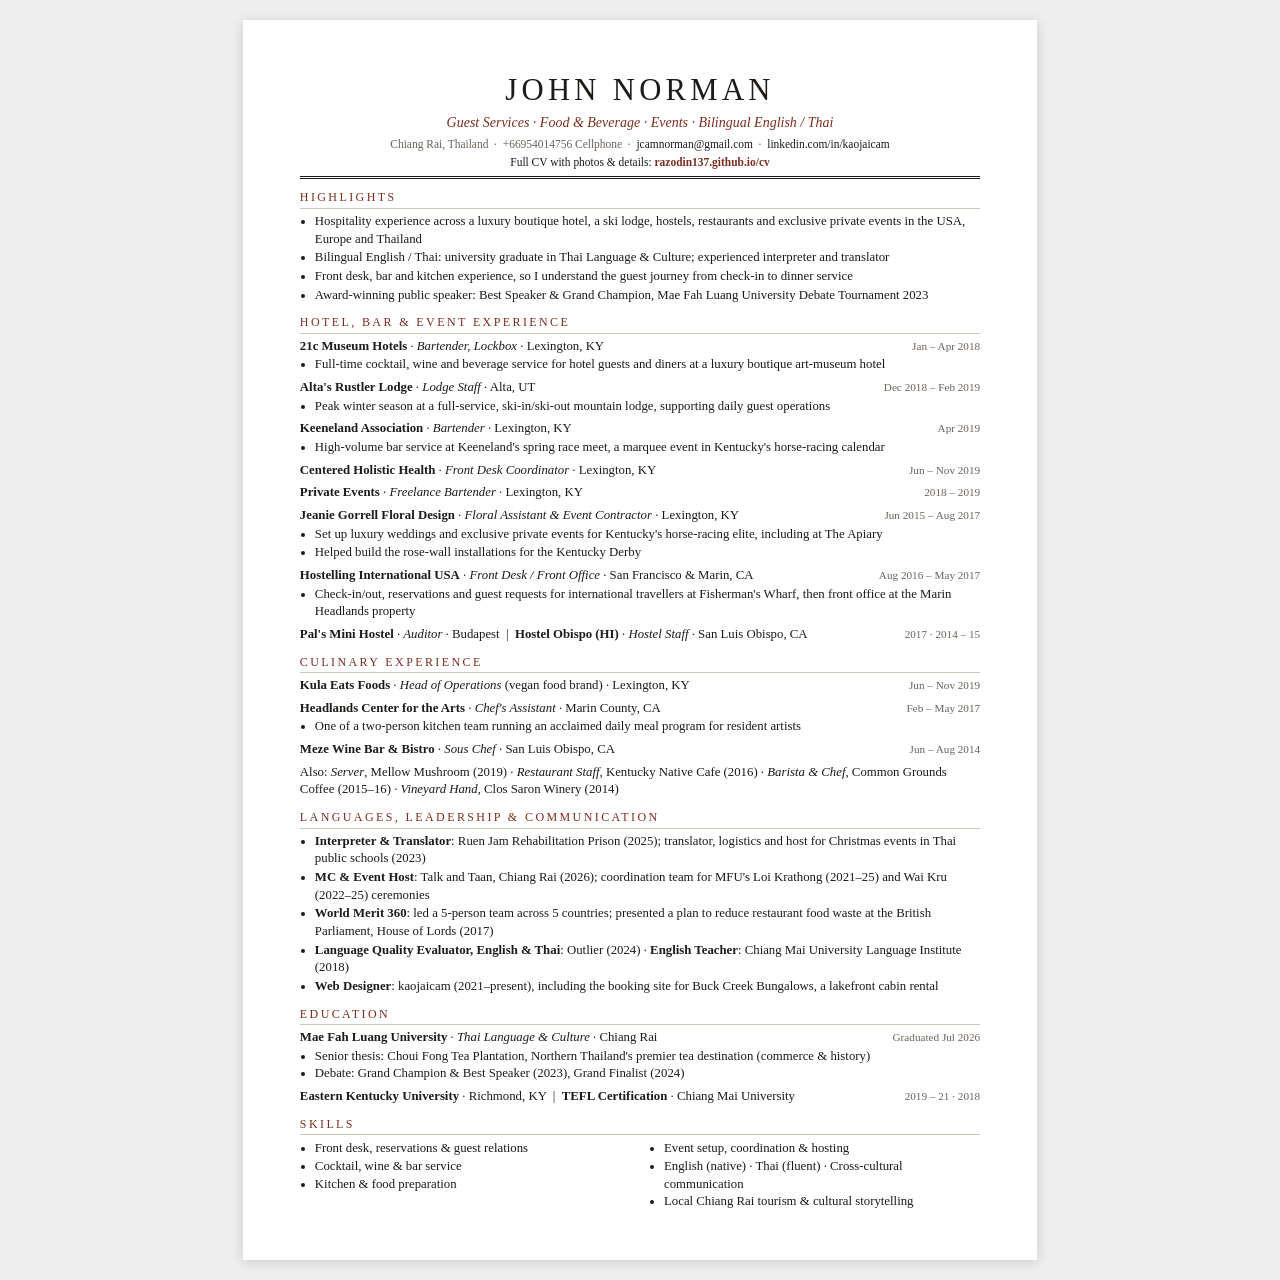
<file: resumes/hotel-resume.html>
<!DOCTYPE html>
<html lang="en">
<head>
<meta charset="UTF-8">
<title>John — Resume</title>
<style>
  @page { size: A4; margin: 10mm 14mm; }
  @media print { body { font-size: 9.1pt !important; line-height: 1.32 !important; }
    h2 { margin: 7px 0 3px !important; } .job { margin-bottom: 3px !important; } }
  :root { --ink:#1d1a17; --muted:#6b6259; --accent:#7a2e1f; --rule:#cfc6ba; }
  * { box-sizing: border-box; }
  body { margin: 0; color: var(--ink); font-family: Georgia, 'Times New Roman', serif;
    font-size: 9.6pt; line-height: 1.38; }
  .page { max-width: 180mm; margin: 0 auto; }
  header { text-align: center; padding-bottom: 6px; border-bottom: 3px double var(--ink); }
  h1 { margin: 0; font-size: 23pt; letter-spacing: .14em; font-weight: 400; text-transform: uppercase; }
  .title { margin: 2px 0 4px; font-style: italic; color: var(--accent); font-size: 10.5pt; }
  .contact { font-size: 8.6pt; color: var(--muted); }
  .contact a { color: var(--ink); text-decoration: none; }
  .cv { margin-top: 2px; font-size: 8.6pt; }
  .cv a { color: var(--accent); text-decoration: none; font-weight: bold; }
  h2 { font-size: 9pt; letter-spacing: .2em; text-transform: uppercase; font-weight: 400;
    color: var(--accent); margin: 10px 0 4px; padding-bottom: 2px; border-bottom: 1px solid var(--rule); }
  .job { margin: 0 0 5px; break-inside: avoid; }
  .row { display: flex; justify-content: space-between; gap: 8px; align-items: baseline; }
  .org { font-weight: bold; }
  .role { font-style: italic; }
  .when { font-size: 8.4pt; color: var(--muted); white-space: nowrap; }
  ul { margin: 1px 0 0; padding-left: 15px; }
  li { margin: 0 0 1px; }
  .cols { display: grid; grid-template-columns: 1fr 1fr; gap: 0 18px; }
  .tight li { margin: 0; }
  @media screen { body { background:#eee; } .page { background:#fff; padding: 13mm 15mm;
    margin: 20px auto; box-shadow: 0 2px 12px rgba(0,0,0,.15); max-width: 210mm; } }
</style>
</head>
<body>
<div class="page">
<header>
  <h1>John Norman</h1>
  <p class="title">Guest Services · Food &amp; Beverage · Events · Bilingual English / Thai</p>
  <div class="contact">
    Chiang Rai, Thailand &nbsp;·&nbsp; +66954014756 Cellphone &nbsp;·&nbsp;
    <a href="mailto:jcamnorman@gmail.com">jcamnorman@gmail.com</a> &nbsp;·&nbsp;
    <a href="https://www.linkedin.com/in/kaojaicam/">linkedin.com/in/kaojaicam</a>
  </div>
  <div class="cv">Full CV with photos &amp; details: <a href="https://razodin137.github.io/cv/">razodin137.github.io/cv</a></div>
</header>

<h2>Highlights</h2>
<ul>
  <li>Hospitality experience across a luxury boutique hotel, a ski lodge, hostels, restaurants and exclusive private events in the USA, Europe and Thailand</li>
  <li>Bilingual English / Thai: university graduate in Thai Language &amp; Culture; experienced interpreter and translator</li>
  <li>Front desk, bar and kitchen experience, so I understand the guest journey from check-in to dinner service</li>
  <li>Award-winning public speaker: Best Speaker &amp; Grand Champion, Mae Fah Luang University Debate Tournament 2023</li>
</ul>

<h2>Hotel, Bar &amp; Event Experience</h2>
<div class="job">
  <div class="row"><span><span class="org">21c Museum Hotels</span> · <span class="role">Bartender, Lockbox</span> · Lexington, KY</span><span class="when">Jan – Apr 2018</span></div>
  <ul><li>Full-time cocktail, wine and beverage service for hotel guests and diners at a luxury boutique art-museum hotel</li></ul>
</div>
<div class="job">
  <div class="row"><span><span class="org">Alta's Rustler Lodge</span> · <span class="role">Lodge Staff</span> · Alta, UT</span><span class="when">Dec 2018 – Feb 2019</span></div>
  <ul><li>Peak winter season at a full-service, ski-in/ski-out mountain lodge, supporting daily guest operations</li></ul>
</div>
<div class="job">
  <div class="row"><span><span class="org">Keeneland Association</span> · <span class="role">Bartender</span> · Lexington, KY</span><span class="when">Apr 2019</span></div>
  <ul><li>High-volume bar service at Keeneland's spring race meet, a marquee event in Kentucky's horse-racing calendar</li></ul>
</div>
<div class="job">
  <div class="row"><span><span class="org">Centered Holistic Health</span> · <span class="role">Front Desk Coordinator</span> · Lexington, KY</span><span class="when">Jun – Nov 2019</span></div>
</div>
<div class="job">
  <div class="row"><span><span class="org">Private Events</span> · <span class="role">Freelance Bartender</span> · Lexington, KY</span><span class="when">2018 – 2019</span></div>
</div>
<div class="job">
  <div class="row"><span><span class="org">Jeanie Gorrell Floral Design</span> · <span class="role">Floral Assistant &amp; Event Contractor</span> · Lexington, KY</span><span class="when">Jun 2015 – Aug 2017</span></div>
  <ul>
    <li>Set up luxury weddings and exclusive private events for Kentucky's horse-racing elite, including at The Apiary</li>
    <li>Helped build the rose-wall installations for the Kentucky Derby</li>
  </ul>
</div>
<div class="job">
  <div class="row"><span><span class="org">Hostelling International USA</span> · <span class="role">Front Desk / Front Office</span> · San Francisco &amp; Marin, CA</span><span class="when">Aug 2016 – May 2017</span></div>
  <ul>
    <li>Check-in/out, reservations and guest requests for international travellers at Fisherman's Wharf, then front office at the Marin Headlands property</li>
  </ul>
</div>
<div class="job">
  <div class="row"><span><span class="org">Pal's Mini Hostel</span> · <span class="role">Auditor</span> · Budapest &nbsp;|&nbsp; <span class="org">Hostel Obispo (HI)</span> · <span class="role">Hostel Staff</span> · San Luis Obispo, CA</span><span class="when">2017 · 2014 – 15</span></div>
</div>

<h2>Culinary Experience</h2>
<div class="job">
  <div class="row"><span><span class="org">Kula Eats Foods</span> · <span class="role">Head of Operations</span> (vegan food brand) · Lexington, KY</span><span class="when">Jun – Nov 2019</span></div>
</div>
<div class="job">
  <div class="row"><span><span class="org">Headlands Center for the Arts</span> · <span class="role">Chef's Assistant</span> · Marin County, CA</span><span class="when">Feb – May 2017</span></div>
  <ul><li>One of a two-person kitchen team running an acclaimed daily meal program for resident artists</li></ul>
</div>
<div class="job">
  <div class="row"><span><span class="org">Meze Wine Bar &amp; Bistro</span> · <span class="role">Sous Chef</span> · San Luis Obispo, CA</span><span class="when">Jun – Aug 2014</span></div>
</div>
<div class="job">
  <div class="row"><span>Also: <span class="role">Server</span>, Mellow Mushroom (2019) · <span class="role">Restaurant Staff</span>, Kentucky Native Cafe (2016) · <span class="role">Barista &amp; Chef</span>, Common Grounds Coffee (2015–16) · <span class="role">Vineyard Hand</span>, Clos Saron Winery (2014)</span></div>
</div>

<h2>Languages, Leadership &amp; Communication</h2>
<ul>
  <li><b>Interpreter &amp; Translator</b>: Ruen Jam Rehabilitation Prison (2025); translator, logistics and host for Christmas events in Thai public schools (2023)</li>
  <li><b>MC &amp; Event Host</b>: Talk and Taan, Chiang Rai (2026); coordination team for MFU's Loi Krathong (2021–25) and Wai Kru (2022–25) ceremonies</li>
  <li><b>World Merit 360</b>: led a 5-person team across 5 countries; presented a plan to reduce restaurant food waste at the British Parliament, House of Lords (2017)</li>
  <li><b>Language Quality Evaluator, English &amp; Thai</b>: Outlier (2024) · <b>English Teacher</b>: Chiang Mai University Language Institute (2018)</li>
  <li><b>Web Designer</b>: kaojaicam (2021–present), including the booking site for Buck Creek Bungalows, a lakefront cabin rental</li>
</ul>

<h2>Education</h2>
<div class="job">
  <div class="row"><span><span class="org">Mae Fah Luang University</span> · <span class="role">Thai Language &amp; Culture</span> · Chiang Rai</span><span class="when">Graduated Jul 2026</span></div>
  <ul class="tight">
    <li>Senior thesis: Choui Fong Tea Plantation, Northern Thailand's premier tea destination (commerce &amp; history)</li>
    <li>Debate: Grand Champion &amp; Best Speaker (2023), Grand Finalist (2024)</li>
  </ul>
</div>
<div class="row"><span><span class="org">Eastern Kentucky University</span> · Richmond, KY &nbsp;|&nbsp; <span class="org">TEFL Certification</span> · Chiang Mai University</span><span class="when">2019 – 21 · 2018</span></div>

<h2>Skills</h2>
<div class="cols">
  <ul class="tight">
    <li>Front desk, reservations &amp; guest relations</li>
    <li>Cocktail, wine &amp; bar service</li>
    <li>Kitchen &amp; food preparation</li>
  </ul>
  <ul class="tight">
    <li>Event setup, coordination &amp; hosting</li>
    <li>English (native) · Thai (fluent) · Cross-cultural communication</li>
    <li>Local Chiang Rai tourism &amp; cultural storytelling</li>
  </ul>
</div>
</div>
</body>
</html>
</file>
